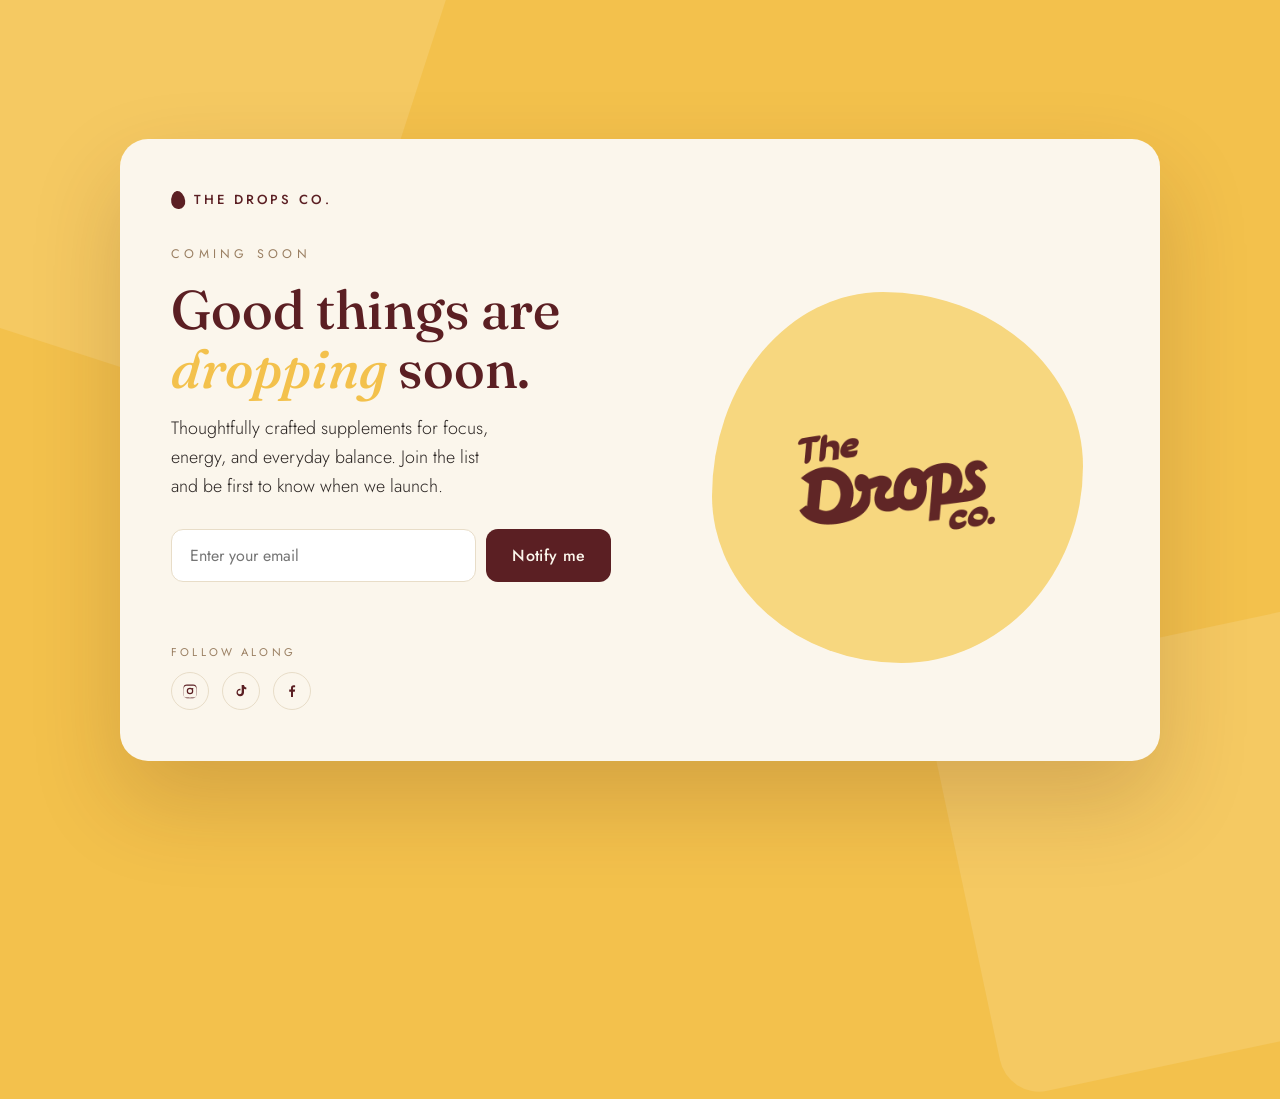
<file: index.html>
<!DOCTYPE html>
<html lang="en">
<head>
 <!-- Google Tag Manager -->
    <script>(function (w, d, s, l, i) {
            w[l] = w[l] || []; w[l].push({
                'gtm.start':
                    new Date().getTime(), event: 'gtm.js'
            }); var f = d.getElementsByTagName(s)[0],
                j = d.createElement(s), dl = l != 'dataLayer' ? '&l=' + l : ''; j.async = true; j.src =
                    'https://www.googletagmanager.com/gtm.js?id=' + i + dl; f.parentNode.insertBefore(j, f);
        })(window, document, 'script', 'dataLayer', 'GTM-PZGMQ93J');</script>
    <!-- End Google Tag Manager -->
    <!-- Canonical URL Tag -->
    <link rel="canonical" href="https://www.thedropsco.com" />
  <meta charset="UTF-8" />
  <meta name="viewport" content="width=device-width, initial-scale=1.0" />
  <title>The Drops Co. — Coming Soon</title>
  <meta name="description" content="The Drops Co. — Dropping into your day soon. Join the list to be first." />
  <link rel="icon" href="logo.png" />
  <link rel="preconnect" href="https://fonts.googleapis.com" />
  <link rel="preconnect" href="https://fonts.gstatic.com" crossorigin />
  <link href="https://fonts.googleapis.com/css2?family=Fraunces:ital,opsz,wght@0,9..144,400;0,9..144,500;0,9..144,600;1,9..144,400&family=Jost:wght@300;400;500&display=swap" rel="stylesheet" />
  <style>
    :root{
      --gold:#f3c14c; --gold-soft:#f7d77f; --cream:#fbf6ec;
      --burgundy:#5b1f23; --ink:#2a2422; --taupe:#9a7f62; --line:#e8ddc8;
    }
    *{margin:0;padding:0;box-sizing:border-box;}
    html,body{height:100%;}
    body{
      background:var(--gold);
      font-family:"Jost",system-ui,sans-serif;
      color:var(--ink);
      min-height:100vh;
      display:flex;align-items:center;justify-content:center;
      padding:24px;
      -webkit-font-smoothing:antialiased;
      position:relative;overflow:hidden;
    }
    /* faint geometric accents on the gold backdrop */
    body::before,body::after{
      content:"";position:absolute;background:rgba(255,255,255,.12);
      transform:rotate(18deg);border-radius:40px;pointer-events:none;
    }
    body::before{width:520px;height:520px;top:-160px;left:-120px;}
    body::after{width:420px;height:420px;bottom:-160px;right:-100px;transform:rotate(-12deg);}

    .card{
      position:relative;z-index:1;width:min(1040px,100%);
      background:var(--cream);border-radius:28px;
      box-shadow:0 40px 90px rgba(74,30,20,.18);
      padding:clamp(28px,4vw,56px);
      opacity:0;transform:translateY(14px);
      animation:rise 1.1s cubic-bezier(.2,.7,.2,1) forwards;
    }
    .brand{display:flex;align-items:center;gap:9px;margin-bottom:clamp(20px,3vw,36px);}
    .brand .dot{width:14px;height:18px;background:var(--burgundy);border-radius:50% 50% 50% 50%/60% 60% 40% 40%;transform:rotate(-8deg);}
    .brand span{font-family:"Jost",sans-serif;font-weight:500;letter-spacing:.22em;text-transform:uppercase;font-size:.82rem;color:var(--burgundy);}

    .grid{display:grid;grid-template-columns:1.05fr .95fr;gap:clamp(24px,4vw,48px);align-items:center;}

    .eyebrow{font-family:"Jost",sans-serif;font-weight:400;letter-spacing:.34em;text-transform:uppercase;font-size:.78rem;color:var(--taupe);margin-bottom:1.1rem;}
    h1{font-family:"Fraunces",Georgia,serif;font-weight:500;font-size:clamp(2.1rem,5.2vw,3.4rem);line-height:1.08;color:var(--burgundy);margin-bottom:1rem;}
    h1 em{font-style:italic;color:var(--gold);font-weight:500;}
    .lead{font-family:"Jost",sans-serif;font-weight:300;font-size:clamp(1rem,2.4vw,1.12rem);line-height:1.6;color:var(--ink);max-width:32ch;margin-bottom:1.8rem;}

    form{display:flex;gap:10px;flex-wrap:wrap;max-width:440px;}
    input[type=email]{
      flex:1;min-width:200px;padding:14px 18px;border:1px solid var(--line);
      border-radius:12px;background:#fff;font-family:"Jost",sans-serif;font-size:1rem;color:var(--ink);
    }
    input[type=email]:focus{outline:none;border-color:var(--burgundy);box-shadow:0 0 0 3px rgba(91,31,35,.12);}
    button{
      padding:14px 26px;border:none;border-radius:12px;background:var(--burgundy);color:var(--cream);
      font-family:"Jost",sans-serif;font-weight:500;font-size:1rem;letter-spacing:.02em;cursor:pointer;transition:transform .15s,background .2s;
    }
    button:hover{background:#471619;transform:translateY(-1px);}
    .note{font-family:"Jost",sans-serif;font-size:.82rem;color:var(--taupe);margin-top:.9rem;min-height:1.2em;}
    .note.ok{color:#3b6d11;}

    .social{margin-top:2rem;}
    .social p{font-family:"Jost",sans-serif;font-weight:400;letter-spacing:.28em;text-transform:uppercase;font-size:.7rem;color:var(--taupe);margin-bottom:.7rem;}
    .social a{display:inline-flex;align-items:center;justify-content:center;width:38px;height:38px;border:1px solid var(--line);border-radius:50%;margin-right:8px;color:var(--burgundy);transition:background .2s,color .2s;}
    .social a:hover{background:var(--burgundy);color:var(--cream);}
    .social svg{width:16px;height:16px;fill:currentColor;}

    .visual{position:relative;display:flex;align-items:center;justify-content:center;min-height:240px;}
    .blob{position:absolute;width:88%;max-width:380px;aspect-ratio:1/1;background:var(--gold-soft);border-radius:46% 54% 49% 51%/55% 47% 53% 45%;z-index:0;}
    .visual img{position:relative;z-index:1;width:min(360px,84%);height:auto;border-radius:12px;}

    @keyframes rise{to{opacity:1;transform:translateY(0);}}
    @media (max-width:760px){
      .grid{grid-template-columns:1fr;}
      .visual{order:-1;min-height:200px;}
      form{max-width:none;}
    }
    @media (prefers-reduced-motion:reduce){.card{animation:none;opacity:1;transform:none;}}
  </style>
</head>
<body>
  <!-- Google Tag Manager (noscript) -->
    <noscript><iframe src="https://www.googletagmanager.com/ns.html?id=GTM-PZGMQ93J" height="0" width="0"
            style="display:none;visibility:hidden"></iframe></noscript>
    <!-- End Google Tag Manager (noscript) -->
  <main class="card">
    <div class="brand"><span class="dot"></span><span>The Drops Co.</span></div>
    <div class="grid">
      <section>
        <p class="eyebrow">Coming Soon</p>
        <h1>Good things are <em>dropping</em> soon.</h1>
        <p class="lead">Thoughtfully crafted supplements for focus, energy, and everyday balance. Join the list and be first to know when we launch.</p>

        <form id="notify" novalidate>
          <input type="email" id="email" name="email" placeholder="Enter your email" required autocomplete="email" />
          <button type="submit">Notify me</button>
        </form>


        <p class="note" id="note"></p>

        <div class="social">
          <p>Follow along</p>
          <a href="#" aria-label="Instagram"><svg viewBox="0 0 24 24"><path d="M12 2.2c3.2 0 3.6 0 4.9.1 1.2.1 1.8.3 2.2.4.6.2 1 .4 1.4.9.5.4.7.8.9 1.4.1.4.3 1 .4 2.2.1 1.3.1 1.7.1 4.9s0 3.6-.1 4.9c-.1 1.2-.3 1.8-.4 2.2-.2.6-.4 1-.9 1.4-.4.5-.8.7-1.4.9-.4.1-1 .3-2.2.4-1.3.1-1.7.1-4.9.1s-3.6 0-4.9-.1c-1.2-.1-1.8-.3-2.2-.4-.6-.2-1-.4-1.4-.9-.5-.4-.7-.8-.9-1.4-.1-.4-.3-1-.4-2.2C2.2 15.6 2.2 15.2 2.2 12s0-3.6.1-4.9c.1-1.2.3-1.8.4-2.2.2-.6.4-1 .9-1.4.4-.5.8-.7 1.4-.9.4-.1 1-.3 2.2-.4C8.4 2.2 8.8 2.2 12 2.2Zm0 1.8c-3.1 0-3.5 0-4.7.1-1.1.1-1.7.2-2.1.4-.5.2-.9.4-1.3.8-.4.4-.6.8-.8 1.3-.2.4-.3 1-.4 2.1-.1 1.2-.1 1.6-.1 4.7s0 3.5.1 4.7c.1 1.1.2 1.7.4 2.1.2.5.4.9.8 1.3.4.4.8.6 1.3.8.4.2 1 .3 2.1.4 1.2.1 1.6.1 4.7.1s3.5 0 4.7-.1c1.1-.1 1.7-.2 2.1-.4.5-.2.9-.4 1.3-.8.4-.4.6-.8.8-1.3.2-.4.3-1 .4-2.1.1-1.2.1-1.6.1-4.7s0-3.5-.1-4.7c-.1-1.1-.2-1.7-.4-2.1-.2-.5-.4-.9-.8-1.3-.4-.4-.8-.6-1.3-.8-.4-.2-1-.3-2.1-.4-1.2-.1-1.6-.1-4.7-.1Zm0 3.1a4.9 4.9 0 1 1 0 9.8 4.9 4.9 0 0 1 0-9.8Zm0 1.8a3.1 3.1 0 1 0 0 6.2 3.1 3.1 0 0 0 0-6.2Zm5.1-.3a1.15 1.15 0 1 1-2.3 0 1.15 1.15 0 0 1 2.3 0Z"/></svg></a>
          <a href="#" aria-label="TikTok"><svg viewBox="0 0 24 24"><path d="M16.5 3c.3 2 1.5 3.6 3.5 3.9v2.4c-1.2.1-2.4-.2-3.5-.8v5.8c0 3.3-2.6 5.7-5.7 5.7A5.6 5.6 0 0 1 5.3 14c0-3.1 2.7-5.6 5.9-5.3v2.5c-.4-.1-.8-.2-1.1-.2-1.6 0-2.9 1.3-2.9 3s1.3 2.9 2.9 2.9 2.9-1.3 2.9-3V3h3.5Z"/></svg></a>
          <a href="#" aria-label="Facebook"><svg viewBox="0 0 24 24"><path d="M13.5 21v-8h2.7l.4-3.1h-3.1V7.9c0-.9.3-1.5 1.6-1.5h1.6V3.6c-.3 0-1.2-.1-2.3-.1-2.3 0-3.9 1.4-3.9 4v2.3H7.8V13h2.7v8h3Z"/></svg></a>
        </div>
      </section>

      <section class="visual">
        <div class="blob"></div>
        <img src="logo.png" alt="The Drops Co." />
      </section>
    </div>
  </main>
<script>

const GOOGLE_SCRIPT_URL =
  "https://script.google.com/macros/s/AKfycbx5mh_iOU3crZ3fDpkgaGNpX4dTyQrg6ZpYKWkJydIIwwm-aIU1u_HSQEE899PWNrPUsg/exec";


const form = document.getElementById("notify");
const emailInput = document.getElementById("email");
const message = document.getElementById("note");


form.addEventListener("submit", async function(e) {

  e.preventDefault();

  const email = emailInput.value.trim();

  if (!email) {
    message.textContent = "Please enter your email.";
    return;
  }


  message.textContent = "Submitting...";


  // Capture and persist first-touch attribution parameters.
  const params = new URLSearchParams(window.location.search);
  const attributionKeys = [
    "utm_source",
    "utm_medium",
    "utm_campaign",
    "utm_term",
    "utm_content",
    "gclid",
    "fbclid"
  ];

  attributionKeys.forEach(function(key) {
    const value = params.get(key);
    if (value) {
      localStorage.setItem("drops_" + key, value);
    }
  });

  const getStored = function(key) {
    return localStorage.getItem("drops_" + key) || "";
  };

  const leadData = {
    email: email,
    page_url: window.location.href,
    utm_source: getStored("utm_source"),
    utm_medium: getStored("utm_medium"),
    utm_campaign: getStored("utm_campaign"),
    utm_term: getStored("utm_term"),
    utm_content: getStored("utm_content"),
    gclid: getStored("gclid"),
    fbclid: getStored("fbclid")
  };


  try {

    await fetch(GOOGLE_SCRIPT_URL, {

      method: "POST",

      mode: "no-cors",

      headers: {
        "Content-Type":
          "text/plain;charset=utf-8"
      },

      body: JSON.stringify(leadData)

    });


    message.className = "note ok";
    message.textContent =
      "You're subscribed! 🎉";

    form.reset();


  } catch(error) {

    console.error(error);

    message.className = "note";
    message.textContent =
      "Something went wrong. Please try again.";

  }

});

</script>


</body>
</html>
</file>
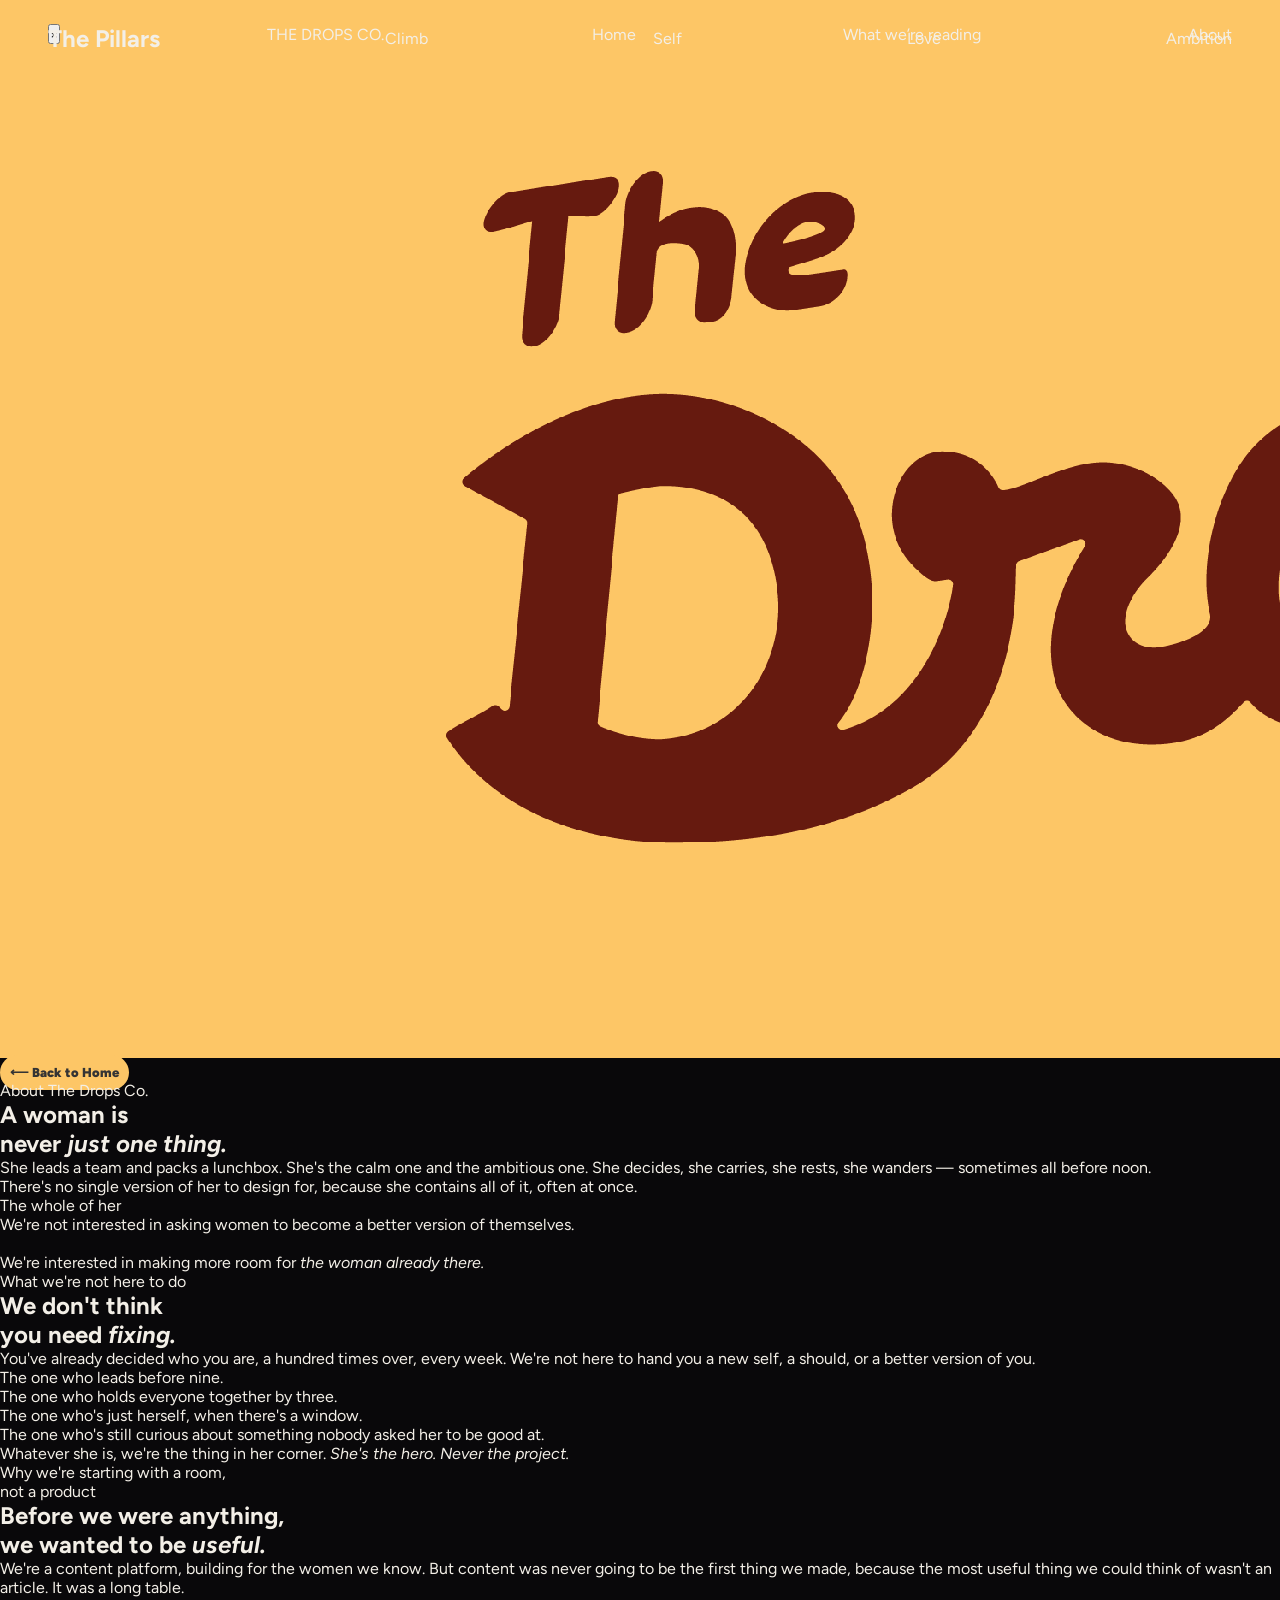
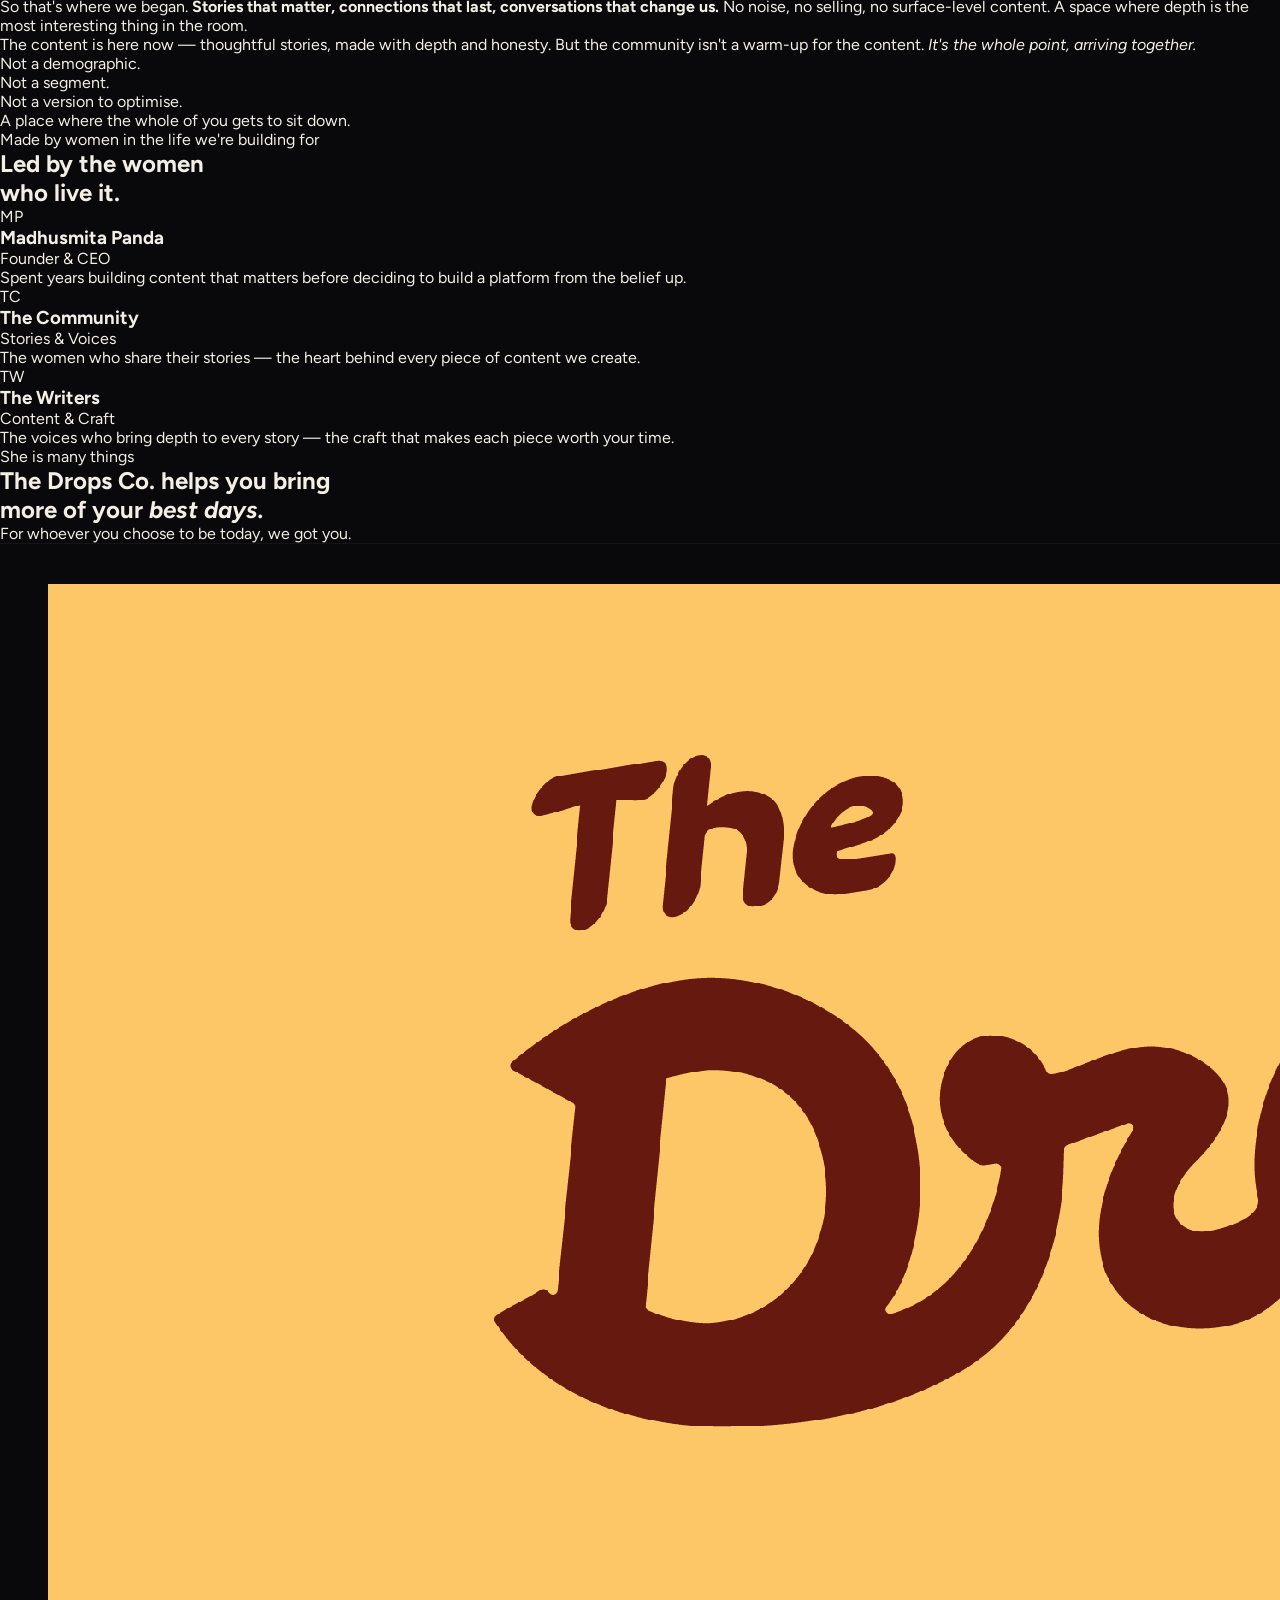
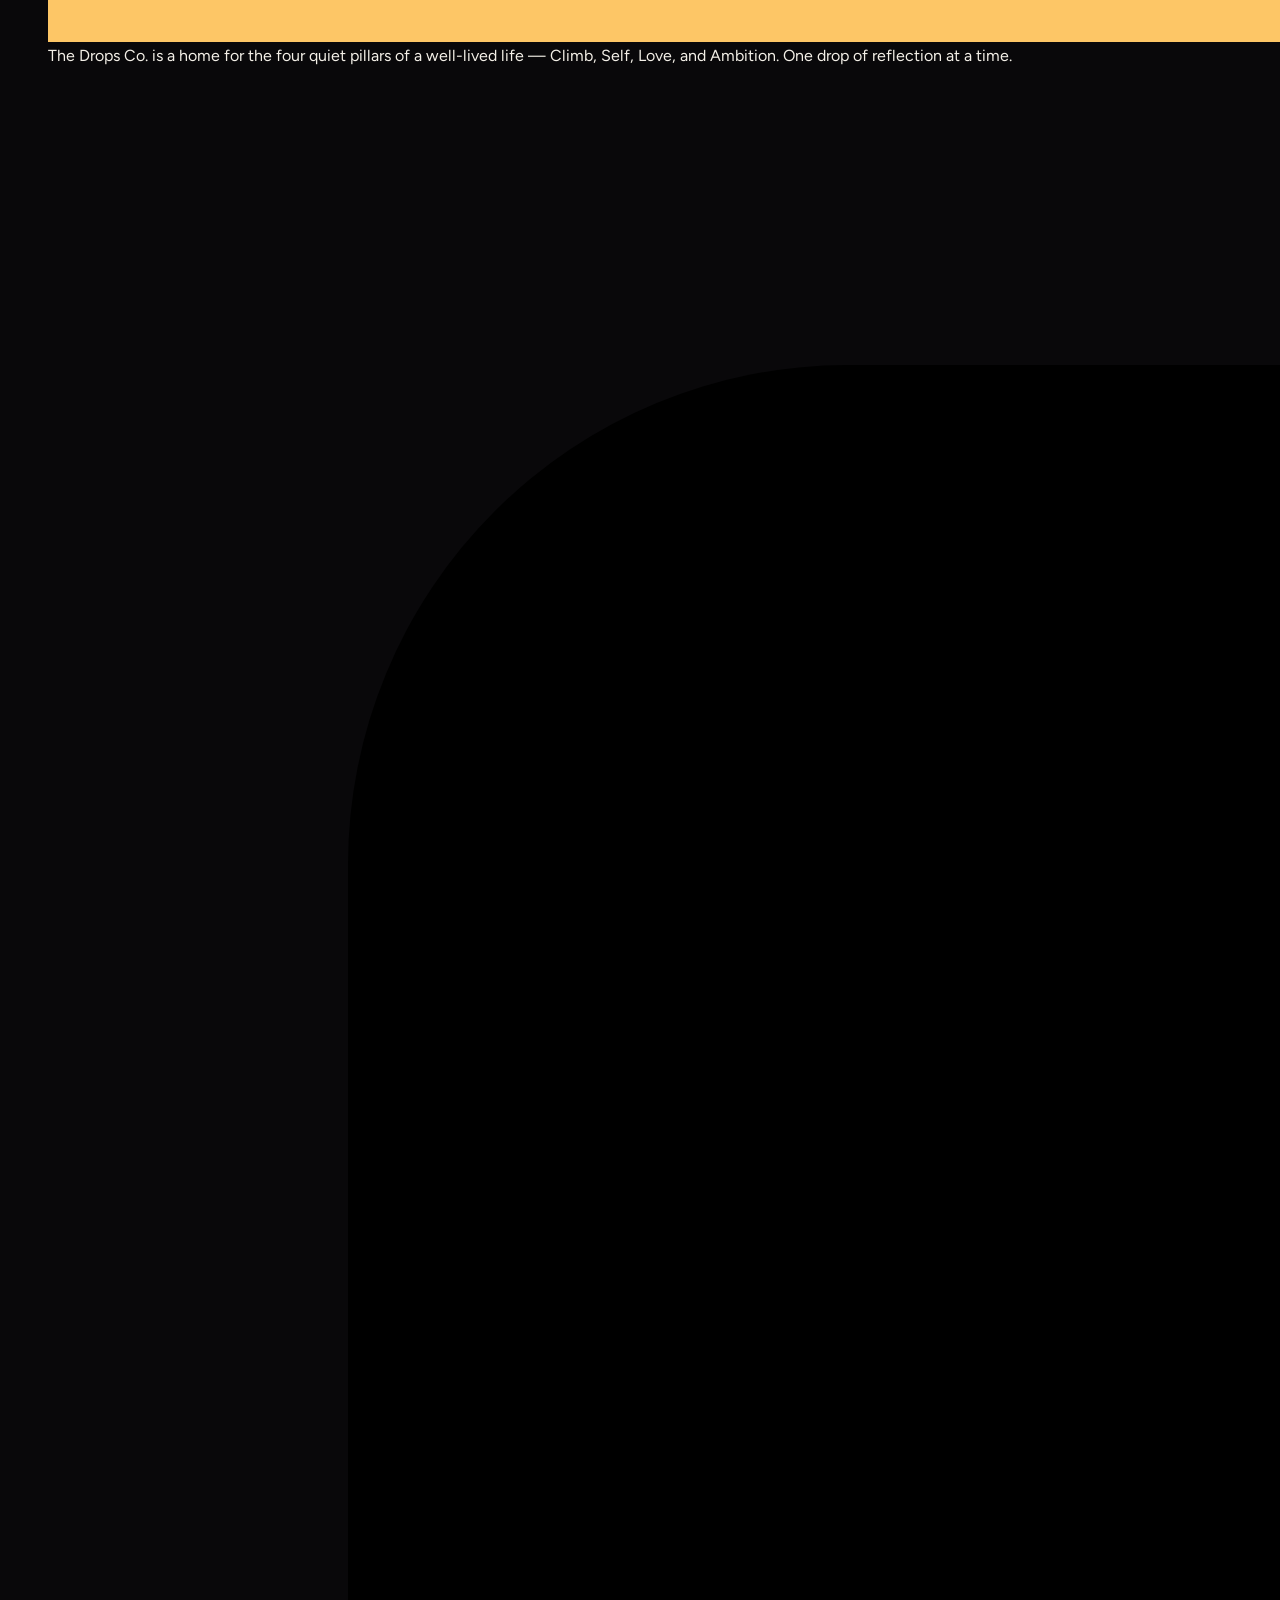
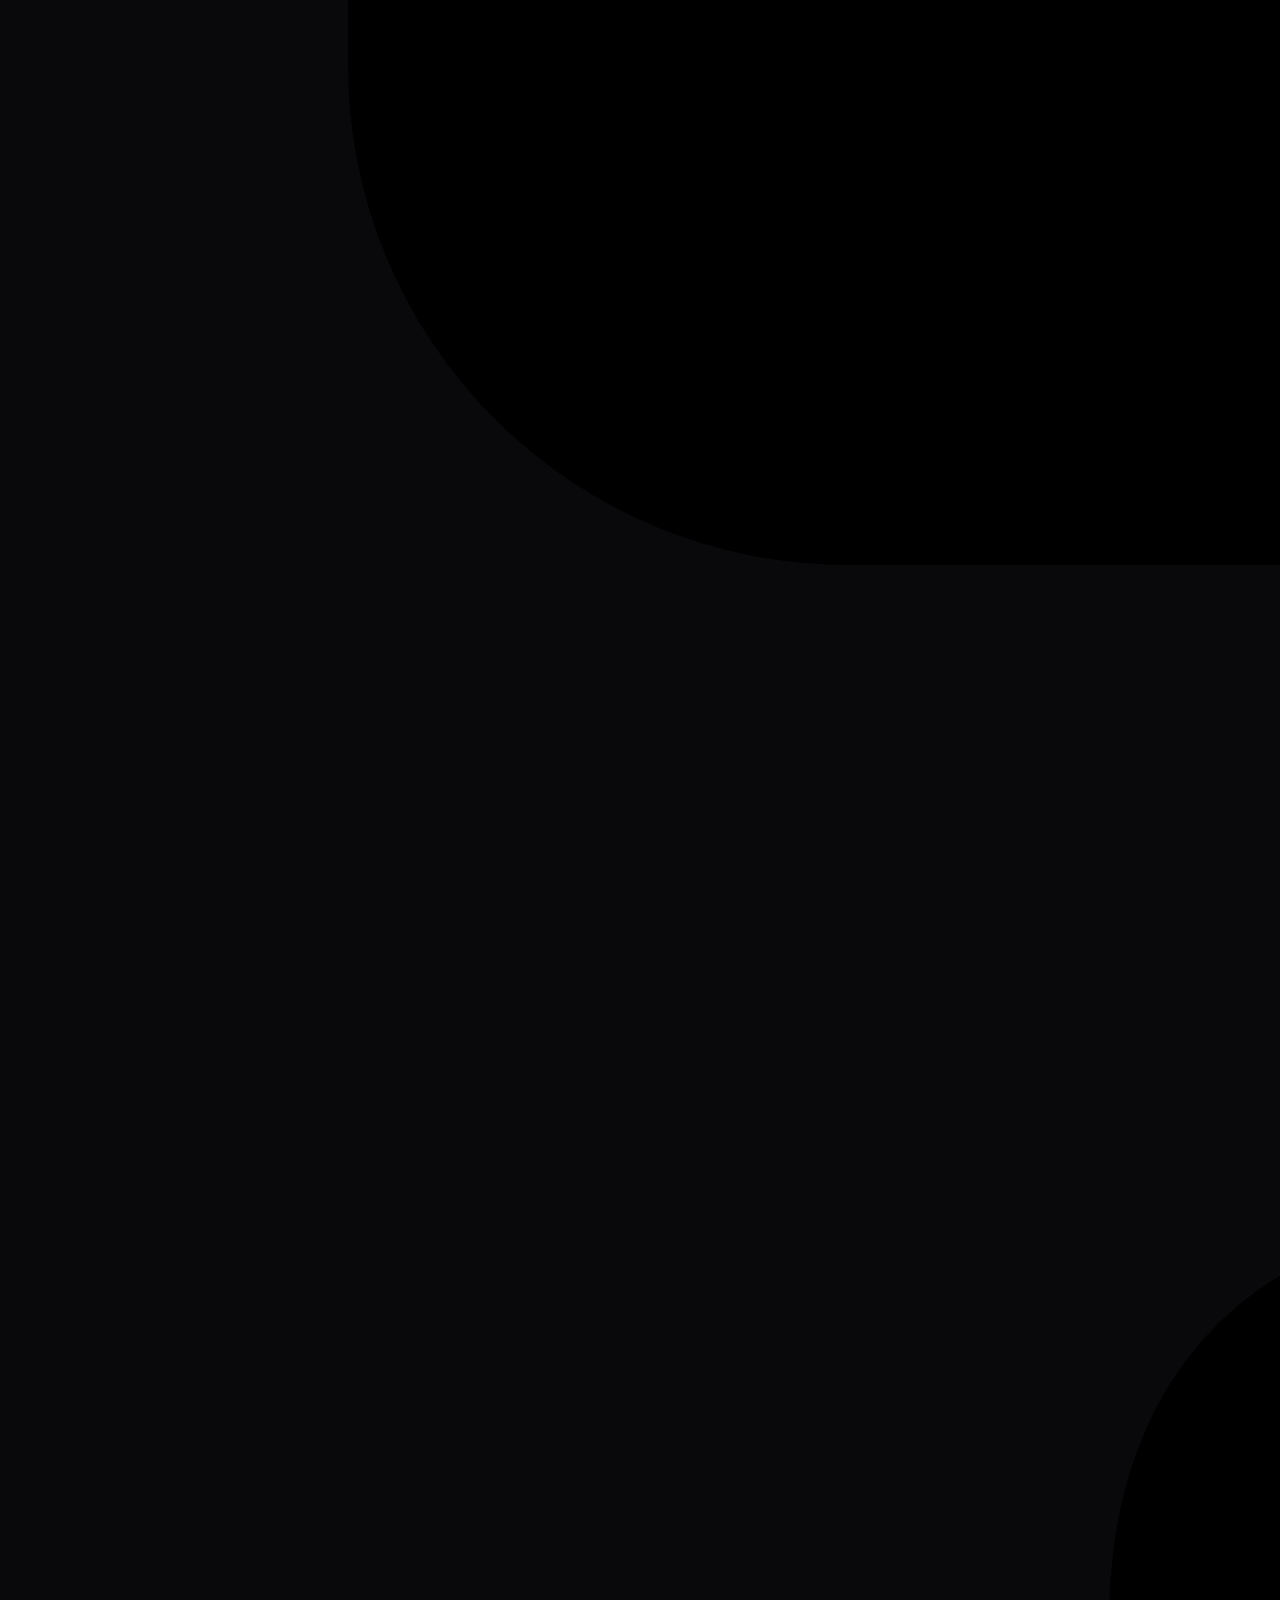
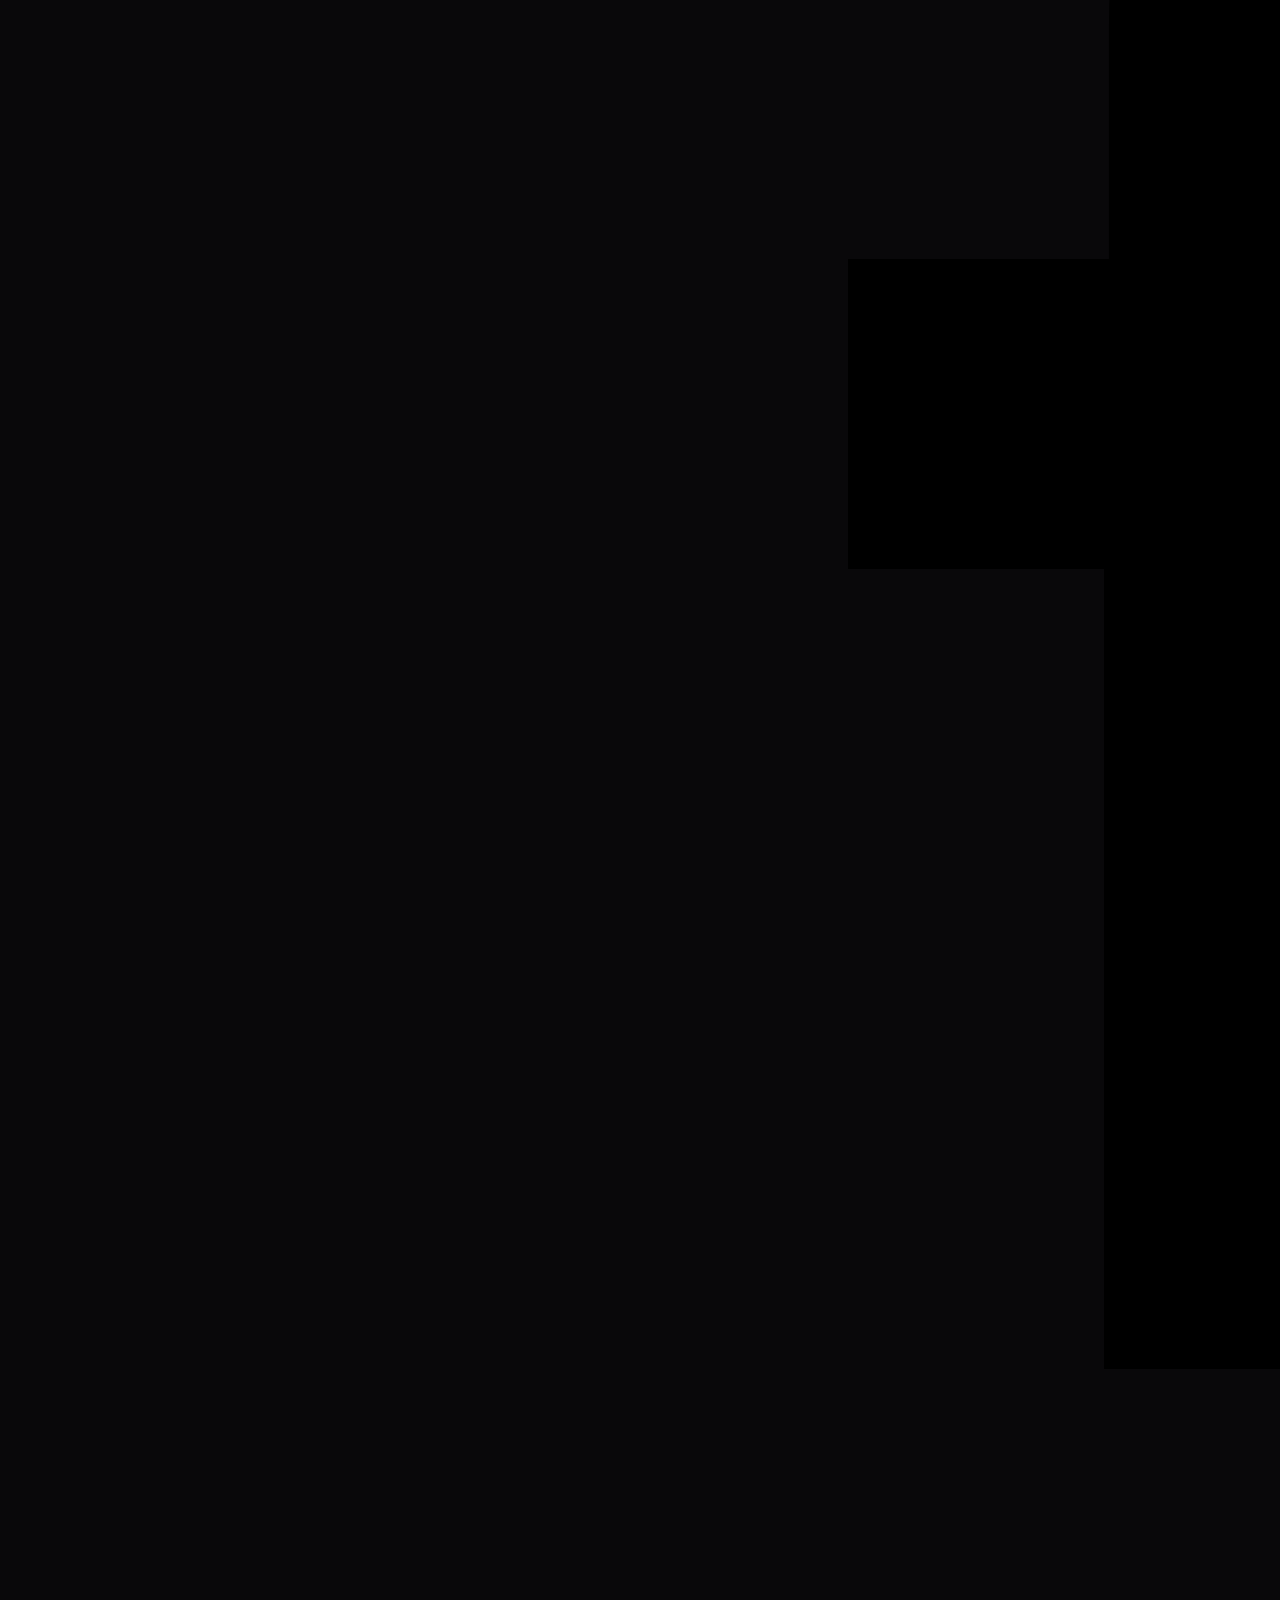
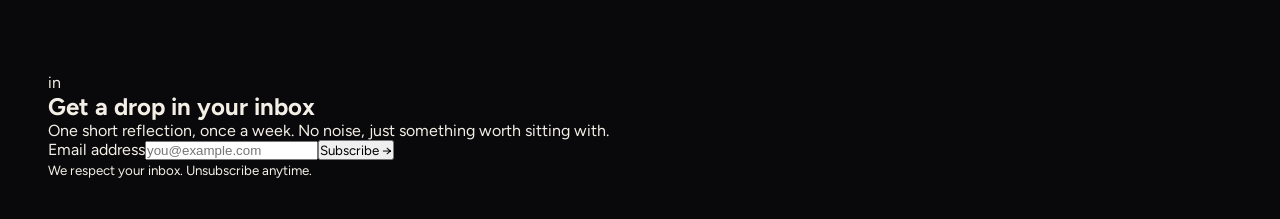
<file: about.html>
<!DOCTYPE html>
<html lang="en">

<head>
        <!-- Google Tag Manager -->
    <script>(function (w, d, s, l, i) {
            w[l] = w[l] || []; w[l].push({
                'gtm.start':
                    new Date().getTime(), event: 'gtm.js'
            }); var f = d.getElementsByTagName(s)[0],
                j = d.createElement(s), dl = l != 'dataLayer' ? '&l=' + l : ''; j.async = true; j.src =
                    'https://www.googletagmanager.com/gtm.js?id=' + i + dl; f.parentNode.insertBefore(j, f);
        })(window, document, 'script', 'dataLayer', 'GTM-PZGMQ93J');</script>
    <!-- End Google Tag Manager -->
    <meta charset="UTF-8">
    <meta name="viewport" content="width=device-width, initial-scale=1.0">
    <title>About us | Meet the Experts behing The Drops Co.</title>
    <link rel="icon" href="assets/favicon.ico" sizes="any">
    <link rel="preconnect" href="https://fonts.googleapis.com">
    <link rel="preconnect" href="https://fonts.gstatic.com" crossorigin>
    <link
        href="https://fonts.googleapis.com/css2?family=Libre+Baskerville:ital,wght@0,400;1,400&family=Noto+Sans:wght@300;400;500;600&display=swap"
        rel="stylesheet">
    <link rel="stylesheet" href="style.css">
</head>

<body class="about-page about-reference-page">
    <header>

        <div class="logo logo-left">
            <a href="/" style="text-decoration: none;"><img src="assets/logo.png" alt="The Drops Co."></a>
        </div>
        <a href="/" style="background: #fdc666;padding: 10px;border-radius: 26px;color: #343434;font-size: 13px;font-weight: 900;text-decoration: none;">⟵ Back to Home</a>

    </header>


    <nav class="site-menu-drawer" id="site-menu" aria-label="Site navigation" hidden>
        <button class="site-menu-close" type="button" aria-label="Close site navigation">×</button>
        <p>THE DROPS CO.</p>
        <a href="index.html">Home</a>
        <a href="index.html#reading-title">What we’re reading</a>
        <a href="about.html">About</a>
    </nav>

    <main class="about-reference">
        
        <section class="about-ref-hero">
            <div class="about-ref-container about-ref-hero-grid">
                <div class="about-ref-hero-left">
                    <p class="about-ref-eyebrow">About The Drops Co.</p>
                    <h1>A woman is<br>never <em>just one thing.</em></h1>
                </div>
                <div class="about-ref-hero-copy">
                    <p>She leads a team and packs a lunchbox. She's the calm one and the ambitious one. She decides, she
                        carries, she rests, she wanders — sometimes all before noon.</p>
                    <p class="about-ref-hero-note">There's no single version of her to design for, because she contains
                        all of it, often at once.</p>
                </div>
            </div>
        </section>


        <section class="about-ref-manifesto">
            <div class="about-ref-manifesto-inner">
                <p class="about-ref-label">The whole of her</p>
                <p>We're not interested in asking women to become a better version of themselves.<br><br>We're
                    interested in making more room for <em>the woman already there.</em></p>
            </div>
        </section>

        <section class="about-ref-fixing">
            <div class="about-ref-container about-ref-fixing-grid">
                <div>
                    <p class="about-ref-label">What we're not here to do</p>
                    <h2>We don't think<br>you need <em>fixing.</em></h2>
                </div>
                <div class="about-ref-fixing-copy">
                    <p>You've already decided who you are, a hundred times over, every week. We're not here to hand you
                        a new self, a should, or a better version of you.</p>
                    <ul class="about-ref-personas">
                        <li>The one who leads before nine.</li>
                        <li>The one who holds everyone together by three.</li>
                        <li>The one who's just herself, when there's a window.</li>
                        <li>The one who's still curious about something nobody asked her to be good at.</li>
                    </ul>
                    <p>Whatever she is, we're the thing in her corner. <em>She's the hero. Never the project.</em></p>
                </div>
            </div>
        </section>

        <section class="about-ref-room">
            <div class="about-ref-container">
                <div class="about-ref-room-header">
                    <p class="about-ref-label">Why we're starting with a room,<br>not a product</p>
                    <h2>Before we were anything,<br>we wanted to be <em>useful.</em></h2>
                </div>
                <div class="about-ref-room-copy">
                    <p>We're a content platform, building for the women we know. But content was never going to be the
                        first thing we made, because the most useful thing we could think of wasn't an article. It was a
                        long table.</p>
                    <p>So that's where we began. <strong>Stories that matter, connections that last, conversations that
                            change us.</strong> No noise, no selling, no surface-level content. A space where depth is
                        the most interesting thing in the room.</p>
                    <p>The content is here now — thoughtful stories, made with depth and honesty. But the community
                        isn't a warm-up for the content. <em>It's the whole point, arriving together.</em></p>
                </div>
                <div class="about-ref-room-statement">
                    <p>Not a demographic.<br>Not a segment.<br>Not a version to optimise.</p>
                    <p>A place where the whole of you gets to sit down.</p>
                </div>
            </div>
        </section>

        <section class="about-ref-people">
            <div class="about-ref-container">
                <div class="about-ref-people-heading">
                    <p class="about-ref-eyebrow">Made by women in the life we're building for</p>
                    <h2>Led by the women<br>who live it.</h2>
                </div>
                <div class="about-ref-team">
                    <article><span>MP</span>
                        <h3>Madhusmita Panda</h3>
                        <p class="about-ref-role">Founder &amp; CEO</p>
                        <p>Spent years building content that matters before deciding to build a platform from the belief
                            up.</p>
                    </article>
                    <article><span>TC</span>
                        <h3>The Community</h3>
                        <p class="about-ref-role">Stories &amp; Voices</p>
                        <p>The women who share their stories — the heart behind every piece of content we create.</p>
                    </article>
                    <article><span>TW</span>
                        <h3>The Writers</h3>
                        <p class="about-ref-role">Content &amp; Craft</p>
                        <p>The voices who bring depth to every story — the craft that makes each piece worth your time.
                        </p>
                    </article>
                </div>
            </div>
        </section>

        <section class="about-ref-closing">
            <p class="about-ref-label">She is many things</p>
            <h2>The Drops Co. helps you bring<br>more of your <em>best days.</em></h2>
            <p>For whoever you choose to be today, we got you.</p>
        </section>
    </main>

    <footer class="site-footer-main">
        <div class="footer-main-grid">
            <section class="footer-brand" id="about">
                <a href="index.html"><img src="assets/logo.png" alt="The Drops Co."></a>
                <p>The Drops Co. is a home for the four quiet pillars of a well-lived life — Climb, Self, Love, and
                    Ambition. One drop of reflection at a time.</p>
                <div class="footer-socials"><a href="https://www.instagram.com/thedropsco/" target="_blank"
                        rel="noopener noreferrer" aria-label="Instagram"><svg viewBox="0 0 24 24" aria-hidden="true"
                            focusable="false">
                            <rect x="3" y="3" width="18" height="18" rx="5"></rect>
                            <circle cx="12" cy="12" r="4"></circle>
                            <circle class="social-dot" cx="17.35" cy="6.65" r="1"></circle>
                        </svg></a><a href="https://www.facebook.com/people/The-Drops-Co/61591977626759/" target="_blank"
                        rel="noopener noreferrer" aria-label="Facebook"><svg viewBox="0 0 24 24" aria-hidden="true"
                            focusable="false">
                            <path
                                d="M13.7 21v-8h2.7l.4-3.1h-3.1V7.92c0-.9.25-1.51 1.55-1.51h1.65V3.63c-.28-.04-1.24-.12-2.36-.12-2.33 0-3.93 1.42-3.93 4.04V9.9H8v3.1h2.56v8h3.14Z">
                            </path>
                        </svg></a><a href="https://www.linkedin.com/company/the-drops-co/" target="_blank"
                        rel="noopener noreferrer" aria-label="LinkedIn">in</a></div>
            </section>
            <nav class="footer-pillars" aria-label="The pillars">
                <h2>The Pillars</h2><a href="index.html#climb">Climb</a><a href="index.html#self">Self</a><a
                    href="index.html#love">Love</a><a href="index.html#ambition">Ambition</a>
            </nav>
            <section class="footer-newsletter" aria-labelledby="newsletter-title">
                <h2 id="newsletter-title">Get a drop in your inbox</h2>
                <p>One short reflection, once a week. No noise, just something worth sitting with.</p>
                <form class="footer-signup-form"><label class="sr-only" for="footer-email">Email address</label><input
                        id="footer-email" type="email" autocomplete="email" placeholder="you@example.com"
                        required><button type="submit">Subscribe →</button></form>
                <small>We respect your inbox. Unsubscribe anytime.</small>
            </section>
        </div>
        <div class="footer-legal"><span>© 2026 The Drops Co. Built for quiet, steady growth.</span>
            <div><a href="index.html#climb">Climb</a><a href="index.html#self">Self</a><a
                    href="index.html#love">Love</a><a href="index.html#ambition">Ambition</a></div>
        </div>
    </footer>
    <script src="script.js"></script>
</body>

</html>
</file>
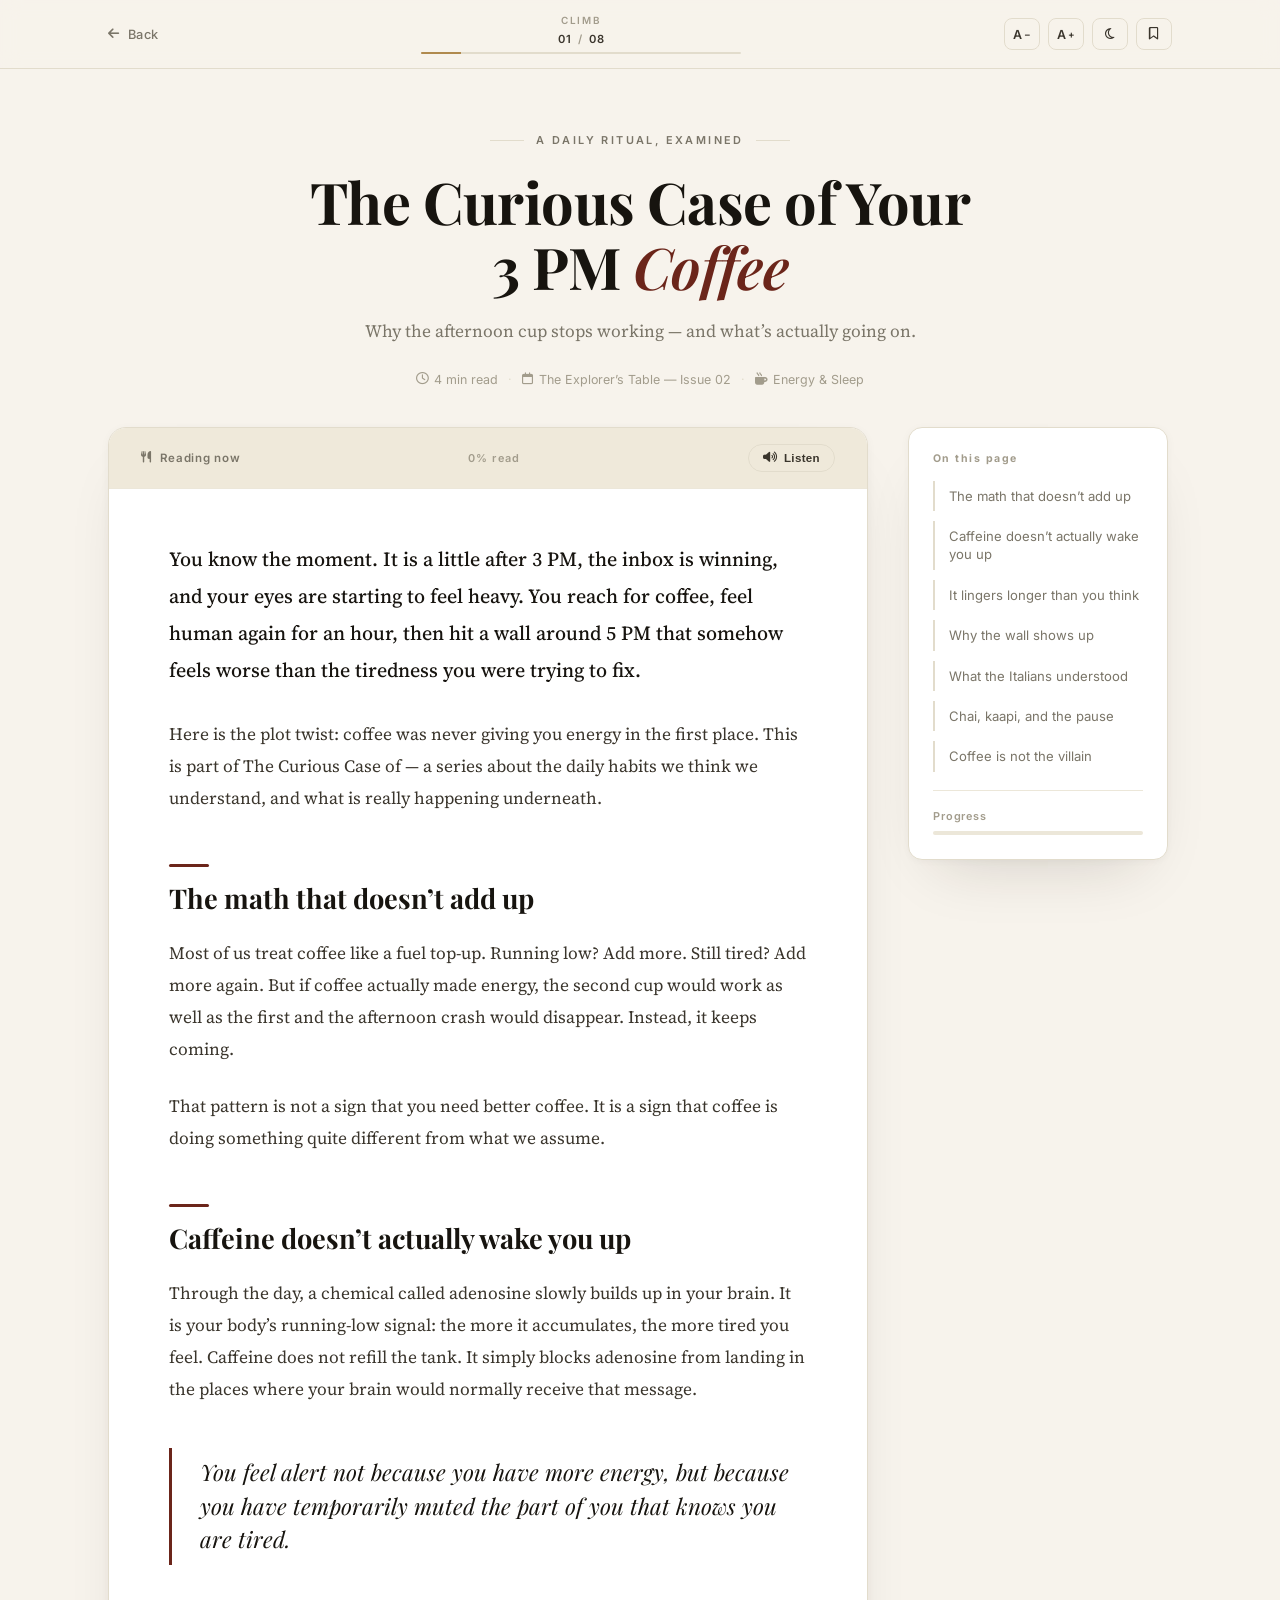
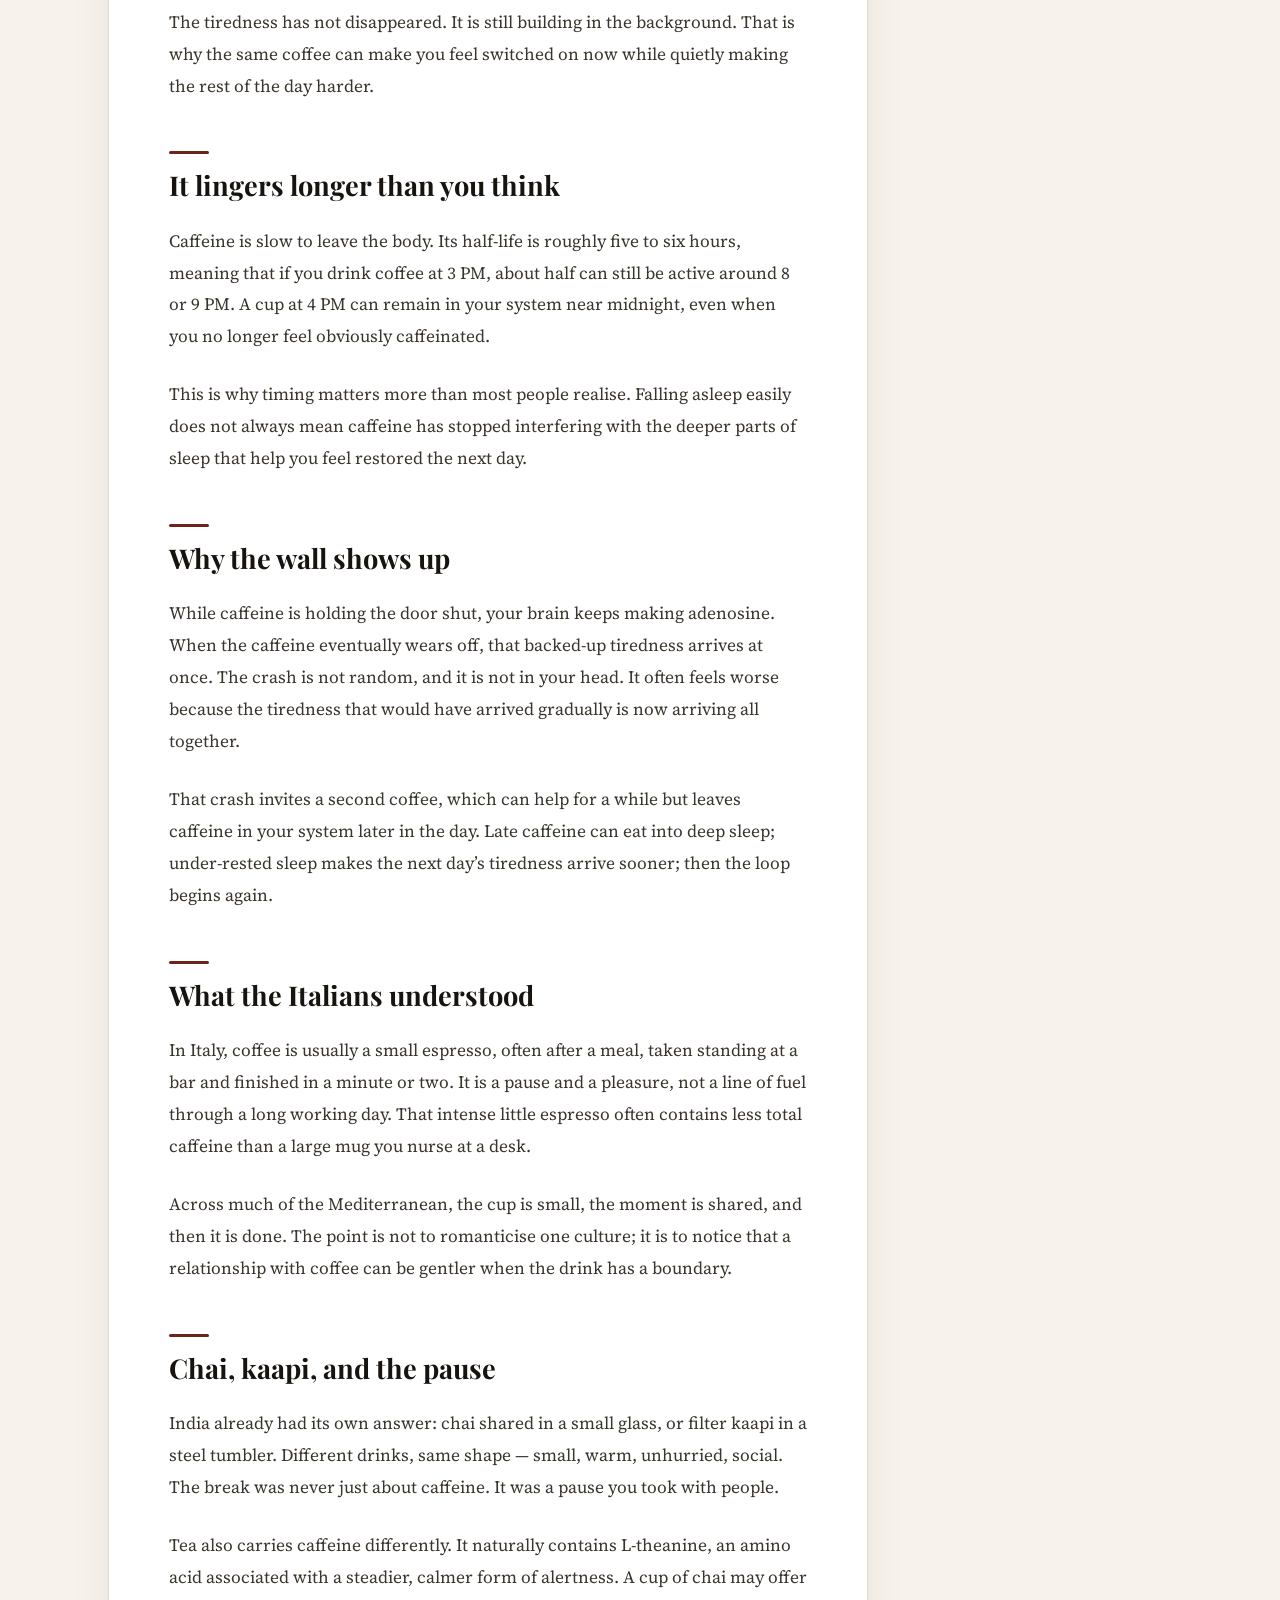
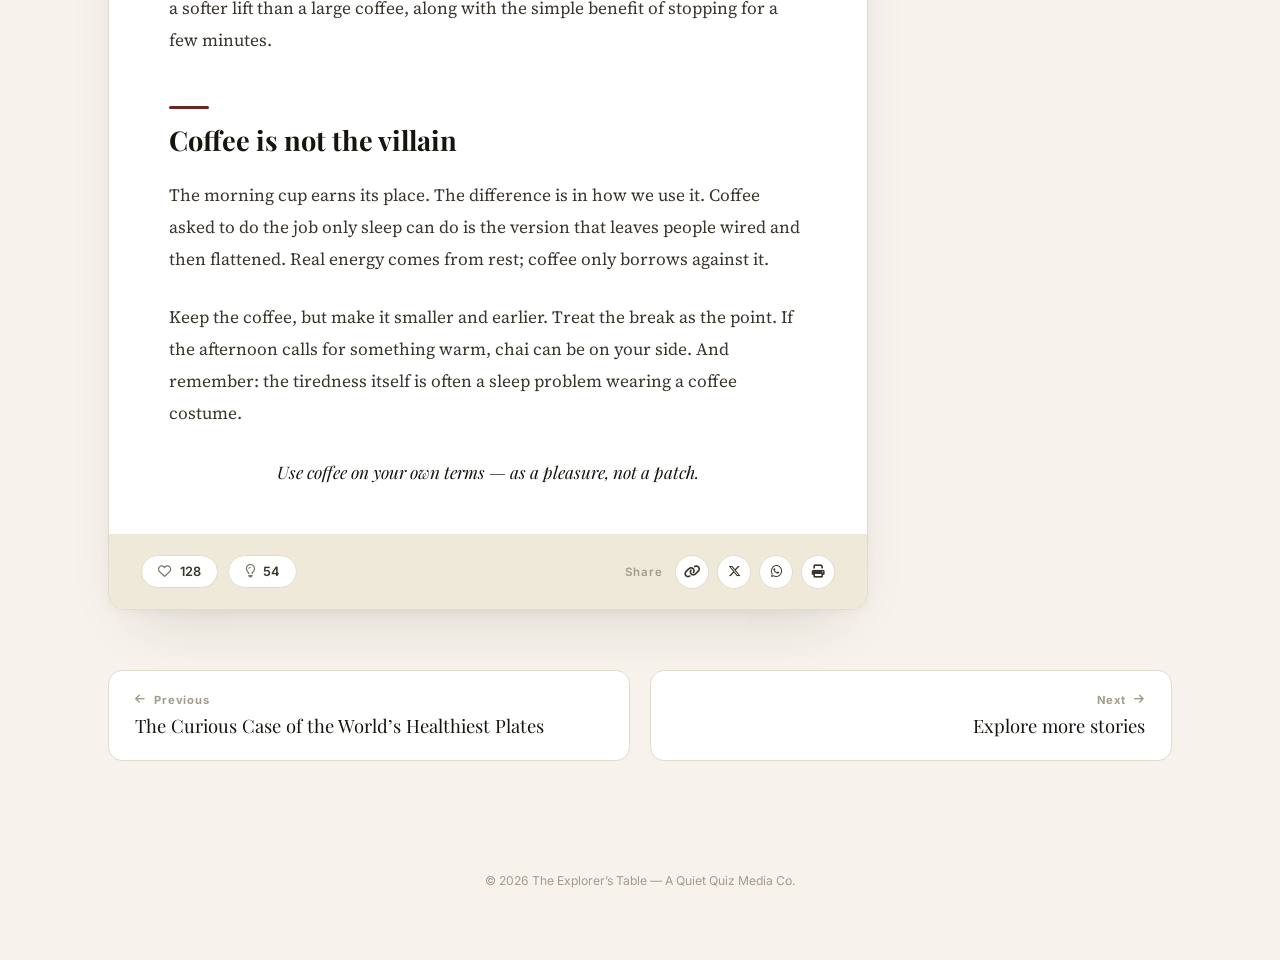
<file: article-3pm-coffee.html>
<!DOCTYPE html>
<html lang="en">
<head>
<meta charset="UTF-8">
<!-- Google Tag Manager -->
    <script>(function (w, d, s, l, i) {
            w[l] = w[l] || []; w[l].push({
                'gtm.start':
                    new Date().getTime(), event: 'gtm.js'
            }); var f = d.getElementsByTagName(s)[0],
                j = d.createElement(s), dl = l != 'dataLayer' ? '&l=' + l : ''; j.async = true; j.src =
                    'https://www.googletagmanager.com/gtm.js?id=' + i + dl; f.parentNode.insertBefore(j, f);
        })(window, document, 'script', 'dataLayer', 'GTM-PZGMQ93J');</script>
    <!-- End Google Tag Manager -->  
<meta name="viewport" content="width=device-width, initial-scale=1.0">
<title>The Curious Case of the World's Healthiest Plates — The Explorer's Table</title>
<meta name="description" content="What the longevity diets actually share — once you get past the magic.">

<link rel="preconnect" href="https://fonts.googleapis.com">
<link rel="preconnect" href="https://fonts.gstatic.com" crossorigin>
<link href="https://fonts.googleapis.com/css2?family=Playfair+Display:ital,wght@0,400;0,500;0,600;0,700;0,800;1,500;1,600&family=Source+Serif+4:ital,wght@0,400;0,500;0,600;1,400&family=Inter:wght@400;500;600;700&display=swap" rel="stylesheet">
<link rel="stylesheet" href="https://cdn.jsdelivr.net/npm/@fortawesome/fontawesome-free@6.4.0/css/all.min.css">
<link rel="stylesheet" href="article-page.css">
</head>
<body>

<!-- Reading progress bar -->
<div class="progress-track" aria-hidden="true">
  <div class="progress-fill" id="progressFill"></div>
</div>

<!-- Top utility bar -->
<header class="top-bar" id="topBar">
  <div class="top-bar-inner">
    <a href="index.html" class="back-link" id="backLink"><i class="fa-solid fa-arrow-left"></i><span>Back</span></a>

    <div class="top-bar-center">
      <span class="issue-label">CLIMB</span>
      <span class="issue-index">01 <span class="slash">/</span> 08</span>
      <div class="issue-track"><span class="issue-track-fill"></span></div>
    </div>

    <div class="top-bar-tools">
      <button class="tool-btn" id="fontDecrease" aria-label="Decrease text size" title="Smaller text">A<span class="tool-sub">&minus;</span></button>
      <button class="tool-btn" id="fontIncrease" aria-label="Increase text size" title="Larger text">A<span class="tool-sub">+</span></button>
      <button class="tool-btn" id="themeToggle" aria-label="Toggle dark mode" title="Toggle theme"><i class="fa-regular fa-moon"></i></button>
      <button class="tool-btn" id="bookmarkToggle" aria-label="Save article" title="Save for later"><i class="fa-regular fa-bookmark"></i></button>
    </div>
  </div>
</header>

<main id="main">

  <!-- Hero -->
  <section class="hero">
    <div class="hero-kicker"><span class="line"></span> A LONGEVITY MYTH, EXAMINED <span class="line"></span></div>
    <h1 class="hero-title">The Curious Case of the<br>World&rsquo;s Healthiest <em>Plates</em></h1>
    <p class="hero-subtitle">What the longevity diets actually share — once you get past the magic.</p>

    <div class="hero-meta">
      <span class="meta-item"><i class="fa-regular fa-clock"></i> <span id="readTime">9 min read</span></span>
      <span class="meta-dot">&middot;</span>
      <span class="meta-item"><i class="fa-regular fa-calendar"></i> The Explorer&rsquo;s Table &mdash; Issue 01</span>
      <span class="meta-dot">&middot;</span>
      <span class="meta-item"><i class="fa-solid fa-bowl-rice"></i> Food &amp; Longevity</span>
    </div>
  </section>

  <!-- Article card -->
  <div class="article-shell">
    <article class="article-card" id="articleCard">

      <!-- Card head bar, echoing the quiz header -->
      <div class="card-topline">
        <span class="card-topline-left"><i class="fa-solid fa-utensils"></i> Reading now</span>
        <div class="card-topline-center">
          <span class="progress-label"><span id="progressPercent">0</span>% read</span>
        </div>
        <button class="listen-btn" id="listenBtn" title="Read aloud"><i class="fa-solid fa-volume-high"></i> Listen</button>
      </div>

      <div class="article-body" id="articleBody" style="font-size: 1rem;">

        <p class="lede">In 2010, officials who went to honour a man listed as Tokyo&rsquo;s oldest — he&rsquo;d have been 111 — instead found his mummified remains. Sogen Kato had been dead for decades, while his family quietly continued drawing his pension. He was not a one&#8209;off. A broader review of Japan&rsquo;s family registers that year flagged hundreds of thousands of entries for people who would have been 100 or older but could not be located, many likely never removed after death.<sup class="src">[1]</sup></p>

        <p>The registers hadn&rsquo;t lied about who was healthy; they revealed something quieter: an age is only as trustworthy as the paperwork behind it. That&rsquo;s the thread demographer Saul Justin Newman at University College London pulled hard enough to win an Ig Nobel Prize in 2024 — showing that records of extreme old age tend to cluster in places with high poverty, scarce birth certificates and strong incentives for pension fraud. In his now&#8209;famous summary, the &ldquo;secret&rdquo; to reaching 110 was simply to live where documents are scarce and pensions valuable. His core paper is still a preprint, and Blue Zone researchers dispute how far it reaches, but even they concede a basic point: the only real fix is to physically verify ages, which for most original &ldquo;supercentenarians&rdquo; is now impossible.<sup class="src">[1]</sup></p>

        <p>This is awkward, because one of these longevity hotspots — Okinawa — is the most famous on earth.</p>

        <h2>The Blue Zones story</h2>

        <p>For about twenty years, the promise has been irresistible. Five pockets of the world — Okinawa in Japan, Sardinia in Italy, Ikaria in Greece, Nicoya in Costa Rica and Loma Linda in California — where people supposedly slide past 100 while gardening and laughing and eating their way there. Journalist Dan Buettner mapped them for National Geographic and called them &ldquo;Blue Zones,&rdquo; after the blue pen early researchers used to circle them. Then came the cookbooks, talks and Netflix series. The pitch was simple: copy their plates, borrow their years.<sup class="src">[1]</sup></p>

        <p>Buettner&rsquo;s version of what&rsquo;s on those plates is clean. Across all five zones, the same pattern appears: mostly plants, whole grains, a daily handful of nuts, meat only a few times a month — and, above all, beans. It&rsquo;s a coherent picture. It is also where critics started pulling threads. Newman&rsquo;s work argued that extreme&#8209;age records cluster in exactly the regions with the patchiest registration systems and strongest pension incentives, raising doubts about how many of those &ldquo;oldest&rdquo; people were ever accurately documented at all.<sup class="src">[1]</sup></p>

        <blockquote>
          <p>The &ldquo;secret&rdquo; to reaching 110 was simply to live where documents are scarce and pensions valuable.</p>
        </blockquote>

        <p>Other demographers have found cracks in the specific longevity claims too. Luis Rosero&#8209;Bixby, who worked with Buettner in Costa Rica, reported that Costa Ricans born in the Nicoya region after about 1930 no longer show the same exceptional survival advantage their grandparents did — whatever special effect Nicoya once had appears to have faded over generations. The magic numbers turned out to be, at best, a moving target.<sup class="src">[1]</sup></p>

        <h2>What really happened in Okinawa</h2>

        <p>Here&rsquo;s the twist that should stop you. Around 1950, an Okinawan diet centred on sweet potato, greens and soy was real. Historical dietary surveys show that in the mid&#8209;20th century sweet potatoes provided a very large share of calories for older Okinawan generations, with relatively low fat intake and modest amounts of meat. This is the pattern often described in early Blue Zone narratives.<sup class="src">[1]</sup></p>

        <p>But postwar changes reshaped local diets quickly. Under American occupation, white rice supplanted sweet potato as the staple; fat intake rose substantially as oils, meat and processed foods entered the diet; and products like Spam became popular enough to feature in local dishes. Over the following decades, younger Okinawans adopted more Western&#8209;style eating patterns, and the island&rsquo;s rates of overweight and metabolic disease increased compared with those of earlier cohorts. Japan&rsquo;s national nutrition and health surveys show that Okinawa&rsquo;s mortality advantage has narrowed over time, with its male life expectancy now closer to the national middle than the top.<sup class="src">[1]</sup></p>

        <p>In other words, the celebrated &ldquo;Okinawan diet&rdquo; accurately describes a historic pattern that helped produce great longevity in earlier generations. It does not perfectly describe contemporary Okinawa. The healthy plate did not lose an argument with science. It was largely abandoned.</p>

        <figure class="pull-figure">
          <p class="pull-text">The healthy plate did not lose an argument with science. It was largely abandoned.</p>
        </figure>

        <h2>What still holds up</h2>

        <p>So is the whole thing junk? No — and this is where it gets genuinely interesting.</p>

        <p>Strip away the shaky headcounts and something survives. The cleanest case is Loma Linda, California — the one Blue Zone that was never about undocumented villagers in remote hamlets. It&rsquo;s a community of Seventh&#8209;day Adventists who have been studied prospectively, by name, for decades in large cohort studies like Adventist Health Study&#8209;1 and Adventist Health Study&#8209;2. Compared with other Californians, Adventist men and women live several years longer on average, and vegetarian Adventists show even larger life&#8209;expectancy advantages — roughly 9.5 extra years for men and 6.1 for women in one analysis, compared with general Californian counterparts.<sup class="src">[2, 3]</sup></p>

        <p>Critically, those studies also highlight that diet is only part of a package. Adventists who never smoked, maintained healthier body weight, exercised regularly, followed vegetarian patterns and ate nuts frequently had about ten years longer life expectancy than those without these habits. These are whole lives, not just meal plans: bodies that move, strong social and religious ties, low smoking rates and relatively stable routines. The research shows association, not guarantees. But food is the through&#8209;line you can realistically copy.<sup class="src">[4, 3]</sup></p>

        <p>And when you line up what all these tables share, you don&rsquo;t find a single superfood. You find a bean.</p>

        <h2>The quiet power of beans</h2>

        <p>Beans and other legumes are the one thing every longevity cuisine seems to agree on. Black beans in Nicoya, soy in Okinawa, lentils and chickpeas around the Mediterranean, pinto beans among Adventists in Loma Linda — in each case, they appear regularly. People in these contexts often eat around a cup of legumes daily, several times what the average American consumes.<sup class="src">[5, 6]</sup></p>

        <p>Large pooled studies and meta&#8209;analyses consistently associate higher legume intake with lower all&#8209;cause mortality and reduced risk of cardiovascular disease. One analysis linked to World Health Organization work reported roughly an 8% lower risk of death per year for every additional 20 grams of legumes eaten daily — about two tablespoons — after adjusting for other factors. It is an association, not a promise, but it&rsquo;s strikingly durable across different populations. Not glamorous. Just legumes, cooked slowly, eaten daily, for pleasure.<sup class="src">[5]</sup></p>

        <p>Which, in India, isn&rsquo;t a discovery at all. It&rsquo;s lunch.</p>

        <h2>India already has the plate</h2>

        <p>The thali is, in many ways, the Blue Zone plate, already assembled. Dal for the bean; roti or rice for the grain; sabzi for the vegetables; curd for the ferment; a squeeze of lime or a spoon of achaar for sour; and ghee in measured amounts for fat. One of the eating patterns most consistently linked with longer, healthier lives — predominantly plant&#8209;based, rich in legumes and whole grains, with modest animal products and fermented dairy — is remarkably close to the plate that has been set down across much of India for generations.<sup class="src">[7, 6]</sup></p>

        <p>The world&rsquo;s longevity researchers spent two decades and a great deal of money to describe, in effect, a very good ghar ka khana. The catch is who has drifted farthest from it.</p>

        <h2>Who moved away from ghar ka khana</h2>

        <p>The woman most likely to be reading this — urban, working, ambitious, the one who reads every label and quietly makes most of the health decisions in her home — is often the one furthest from that plate. Not for lack of means or information. A nationwide 2026 survey commissioned by Country Delight with LocalCircles, covering over 200,000 responses across major urban districts, found that six in ten urban Indians were not consuming protein&#8209;rich foods daily, even though many could access them. Nearly three&#8209;quarters of respondents could not correctly identify their approximate daily protein requirements, and most did not track intake at all.<sup class="src">[8, 9]</sup></p>

        <p>The modern plate tilted toward whatever&rsquo;s fast: the ordered&#8209;in bowl, the packaged snack, the &ldquo;healthy&rdquo; bar standing in for the dal. She is curating everyone else&rsquo;s nutrition while her own lunch is whatever fits between two back&#8209;to&#8209;back meetings.<sup class="src">[7, 9]</sup></p>

        <p>So she does what capable people do: she optimises. Supplements, superfood powders, the clean&#8209;eating protocol of the season, the imported berry with the good backstory. The quiet joke of all this longevity research is that the answer was never imported. It was the plate she grew up on. She just stopped having the time to cook it, or to sit down and eat it.</p>

        <h2>The real lesson of the &ldquo;healthiest plates&rdquo;</h2>

        <p>That&rsquo;s the whole game. Even Okinawa&rsquo;s story is really this story: the healthy plate did not lose to new science; it lost to convenience. These patterns work because they taste like home and happen at a table with other people, so they stick. The science was never the thing that failed. The habit was — and it tends to fail first for the person with the least unclaimed time in the house.<sup class="src">[4, 1, 3]</sup></p>

        <p>So ignore the number on the map. You are not trying to hit 110 in a hamlet with patchy death records. The honest, un&#8209;hyped version is smaller and far more usable: eat a bowl of dal most days, in a form you genuinely look forward to, sitting down when the day allows it — and you&rsquo;ve already copied the one thing these long&#8209;lived plates reliably share. The difference is, this one was always yours.<sup class="src">[7, 1]</sup></p>

        <p class="closing-line">The rest is flavour. Which, conveniently, is the part worth arguing about.</p>

        <hr class="section-divider">

        <div class="series-box">
          <span class="series-kicker">THE EXPLORER&rsquo;S TABLE</span>
          <p>This piece is the first in <strong>The Explorer&rsquo;s Table</strong> — the real version of &ldquo;eat like the healthiest places,&rdquo; one cuisine at a time, with the myths checked at the door. Next up: what the Mediterranean actually does with olive oil, and the three things almost everyone gets wrong. We&rsquo;re also cooking the series offline — a global&#8209;flavours dinner where the myth&#8209;checked plate becomes an actual one. Subscribe to get the next piece, and the first word on a seat at the table.</p>
          <form class="subscribe-form" id="subscribeForm">
            <input type="email" placeholder="you@email.com" required aria-label="Email address" id="subscribeEmail">
            <button type="submit">Subscribe <i class="fa-solid fa-arrow-right"></i></button>
          </form>
          <p class="subscribe-note" id="subscribeNote">Join readers of The Explorer&rsquo;s Table.</p>
        </div>

        <footer class="sources">
          <button class="sources-toggle" id="sourcesToggle" aria-expanded="false">
            <span>Sources &amp; notes</span> <i class="fa-solid fa-chevron-down"></i>
          </button>
          <ol class="sources-list" id="sourcesList">
            <li>UCL — Newman, S.J., research on supercentenarian records and Blue Zones (Ig Nobel Prize, 2024).</li>
            <li>Adventist Health Study &mdash; life expectancy analyses, Loma Linda University.</li>
            <li>JAMA Network — vegetarian dietary patterns and mortality in Adventists.</li>
            <li>Adventist Health Study‑2 — lifestyle factors and longevity.</li>
            <li>PMC / NCBI — legume intake and all‑cause mortality meta‑analyses.</li>
            <li>Comparative regional dietary pattern reviews, Blue Zones cuisines.</li>
            <li>The Tribune India — commentary on Indian dietary patterns and thali composition.</li>
            <li>IGMPI — nationwide nutrition &amp; protein‑awareness survey summary.</li>
            <li>Country Delight × LocalCircles — 2026 urban India protein consumption survey.</li>
          </ol>
        </footer>

      </div>

      <!-- Bottom action bar -->
      <div class="card-bottomline">
        <div class="reaction-group">
          <button class="reaction-btn" data-reaction="like"><i class="fa-regular fa-heart"></i> <span class="count">128</span></button>
          <button class="reaction-btn" data-reaction="insightful"><i class="fa-regular fa-lightbulb"></i> <span class="count">54</span></button>
        </div>
        <div class="share-group">
          <span class="share-label">Share</span>
          <button class="icon-circle" title="Copy link" id="copyLinkBtn"><i class="fa-solid fa-link"></i></button>
          <button class="icon-circle" title="Share on X" id="shareX"><i class="fa-brands fa-x-twitter"></i></button>
          <button class="icon-circle" title="Share on WhatsApp" id="shareWA"><i class="fa-brands fa-whatsapp"></i></button>
          <button class="icon-circle" title="Print" id="printBtn"><i class="fa-solid fa-print"></i></button>
        </div>
      </div>

    </article>

    <!-- side rail: table of contents -->
    <aside class="toc-rail" id="tocRail" aria-label="Table of contents">
      <div class="toc-card">
        <span class="toc-title">On this page</span>
        <nav>
          <ol id="tocList"></ol>
        </nav>
        <div class="toc-divider"></div>
        <div class="toc-progress">
          <span class="toc-progress-label">Progress</span>
          <div class="toc-progress-track"><div class="toc-progress-fill" id="tocProgressFill"></div></div>
        </div>
      </div>
    </aside>
  </div>

  <nav class="next-prev" aria-label="Article navigation">
    <a href="article-healthiest-plates.html" class="np-link np-prev">
      <span class="np-label"><i class="fa-solid fa-arrow-left"></i> Previous</span>
      <span class="np-title">The Curious Case of the World&rsquo;s Healthiest Plates</span>
    </a>
    <a href="index.html#reading-title" class="np-link np-next">
      <span class="np-label">Next <i class="fa-solid fa-arrow-right"></i></span>
      <span class="np-title">Explore more stories</span>
    </a>
  </nav>

</main>

<button class="to-top" id="toTopBtn" aria-label="Back to top"><i class="fa-solid fa-arrow-up"></i></button>

<footer class="site-footer">
  <p>&copy; 2026 The Explorer&rsquo;s Table &mdash; A Quiet Quiz Media Co.</p>
</footer>

<script src="article-coffee.js"></script>
<script src="article-page.js"></script>
</body>
</html>
</file>
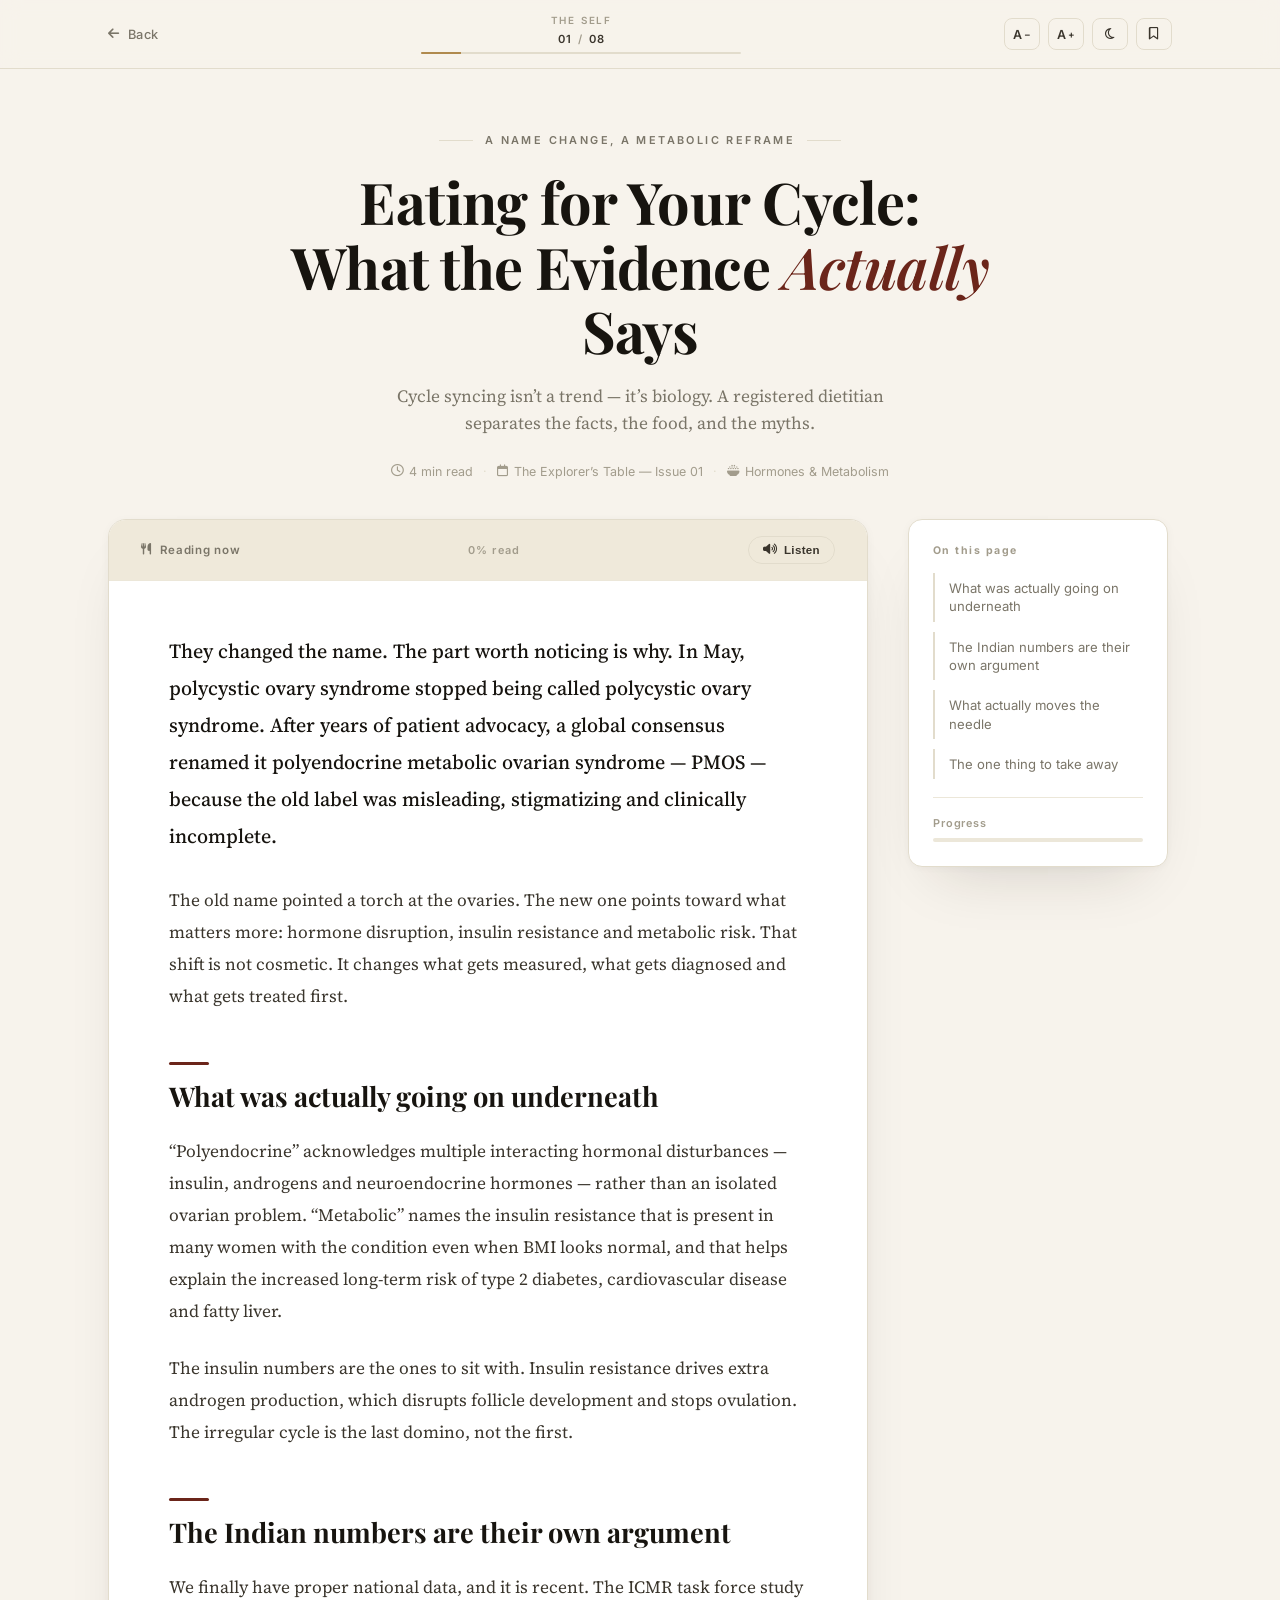
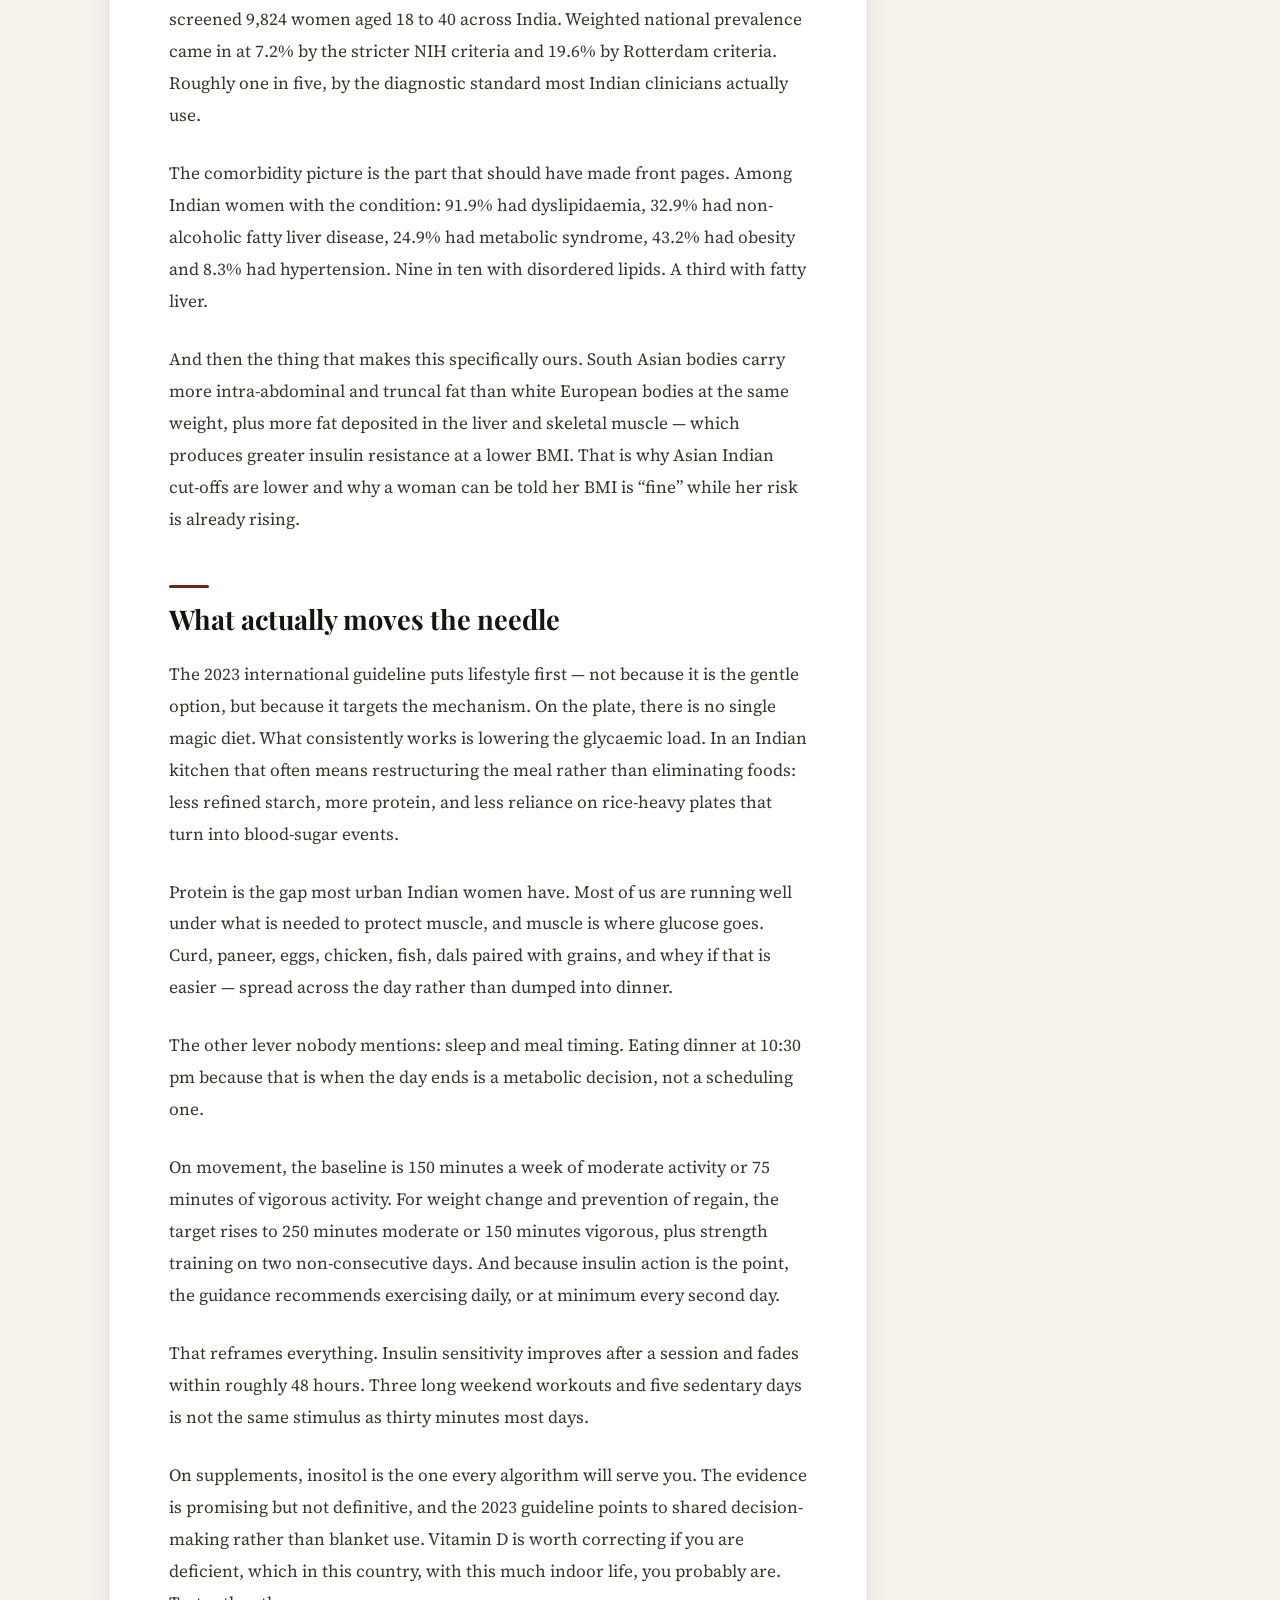
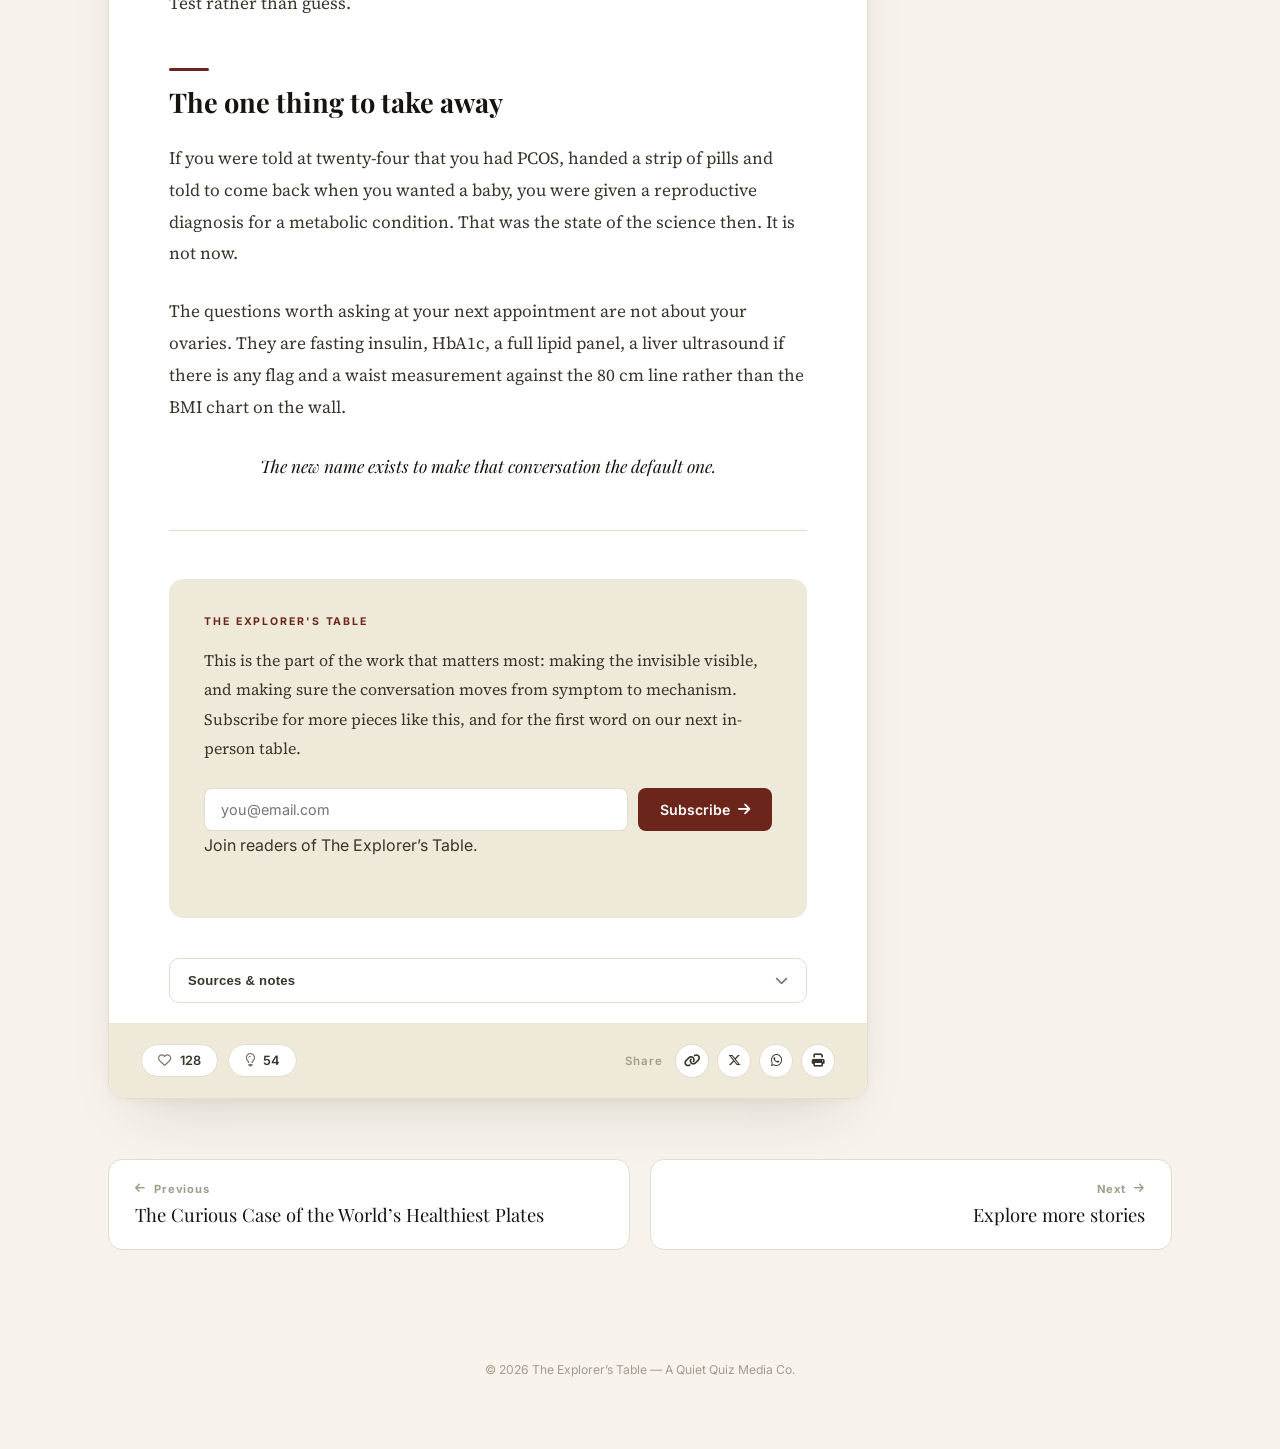
<file: article-cycle-syncing.html>
<!DOCTYPE html>
<html lang="en">
<head>
  <!-- Google Tag Manager -->
    <script>(function (w, d, s, l, i) {
            w[l] = w[l] || []; w[l].push({
                'gtm.start':
                    new Date().getTime(), event: 'gtm.js'
            }); var f = d.getElementsByTagName(s)[0],
                j = d.createElement(s), dl = l != 'dataLayer' ? '&l=' + l : ''; j.async = true; j.src =
                    'https://www.googletagmanager.com/gtm.js?id=' + i + dl; f.parentNode.insertBefore(j, f);
        })(window, document, 'script', 'dataLayer', 'GTM-PZGMQ93J');</script>
    <!-- End Google Tag Manager -->
<meta charset="UTF-8">
<meta name="viewport" content="width=device-width, initial-scale=1.0">
<title>Eating for Your Cycle: What the Evidence Actually Says — The Explorer's Table</title>
<meta name="description" content="Cycle syncing isn’t a trend — it’s biology. A registered dietitian separates the facts, the food, and the myths.">

<link rel="preconnect" href="https://fonts.googleapis.com">
<link rel="preconnect" href="https://fonts.gstatic.com" crossorigin>
<link href="https://fonts.googleapis.com/css2?family=Playfair+Display:ital,wght@0,400;0,500;0,600;0,700;0,800;1,500;1,600&family=Source+Serif+4:ital,wght@0,400;0,500;0,600;1,400&family=Inter:wght@400;500;600;700&display=swap" rel="stylesheet">
<link rel="stylesheet" href="https://cdn.jsdelivr.net/npm/@fortawesome/fontawesome-free@6.4.0/css/all.min.css">
<link rel="stylesheet" href="article-page.css">
</head>
<body>

<div class="progress-track" aria-hidden="true">
  <div class="progress-fill" id="progressFill"></div>
</div>

<header class="top-bar" id="topBar">
  <div class="top-bar-inner">
    <a href="index.html" class="back-link" id="backLink"><i class="fa-solid fa-arrow-left"></i><span>Back</span></a>

    <div class="top-bar-center">
      <span class="issue-label">THE SELF</span>
      <span class="issue-index">01 <span class="slash">/</span> 08</span>
      <div class="issue-track"><span class="issue-track-fill"></span></div>
    </div>

    <div class="top-bar-tools">
      <button class="tool-btn" id="fontDecrease" aria-label="Decrease text size" title="Smaller text">A<span class="tool-sub">&minus;</span></button>
      <button class="tool-btn" id="fontIncrease" aria-label="Increase text size" title="Larger text">A<span class="tool-sub">+</span></button>
      <button class="tool-btn" id="themeToggle" aria-label="Toggle dark mode" title="Toggle theme"><i class="fa-regular fa-moon"></i></button>
      <button class="tool-btn" id="bookmarkToggle" aria-label="Save article" title="Save for later"><i class="fa-regular fa-bookmark"></i></button>
    </div>
  </div>
</header>

<main id="main">

  <section class="hero">
    <div class="hero-kicker"><span class="line"></span> A NAME CHANGE, A METABOLIC REFRAME <span class="line"></span></div>
    <h1 class="hero-title">Eating for Your Cycle:<br>What the Evidence <em>Actually</em> Says</h1>
    <p class="hero-subtitle">Cycle syncing isn’t a trend — it’s biology. A registered dietitian separates the facts, the food, and the myths.</p>

    <div class="hero-meta">
      <span class="meta-item"><i class="fa-regular fa-clock"></i> <span id="readTime">12 min read</span></span>
      <span class="meta-dot">&middot;</span>
      <span class="meta-item"><i class="fa-regular fa-calendar"></i> The Explorer&rsquo;s Table &mdash; Issue 01</span>
      <span class="meta-dot">&middot;</span>
      <span class="meta-item"><i class="fa-solid fa-bowl-rice"></i> Hormones &amp; Metabolism</span>
    </div>
  </section>

  <div class="article-shell">
    <article class="article-card" id="articleCard">

      <div class="card-topline">
        <span class="card-topline-left"><i class="fa-solid fa-utensils"></i> Reading now</span>
        <div class="card-topline-center">
          <span class="progress-label"><span id="progressPercent">0</span>% read</span>
        </div>
        <button class="listen-btn" id="listenBtn" title="Read aloud"><i class="fa-solid fa-volume-high"></i> Listen</button>
      </div>

      <div class="article-body" id="articleBody" style="font-size: 1rem;">

        <p class="lede">They changed the name. The part worth noticing is why. In May, polycystic ovary syndrome stopped being called polycystic ovary syndrome. After years of patient advocacy, a global consensus renamed it polyendocrine metabolic ovarian syndrome — PMOS — because the old label was misleading, stigmatizing and clinically incomplete.</p>

        <p>The old name pointed a torch at the ovaries. The new one points toward what matters more: hormone disruption, insulin resistance and metabolic risk. That shift is not cosmetic. It changes what gets measured, what gets diagnosed and what gets treated first.</p>

        <h2>What was actually going on underneath</h2>

        <p>“Polyendocrine” acknowledges multiple interacting hormonal disturbances — insulin, androgens and neuroendocrine hormones — rather than an isolated ovarian problem. “Metabolic” names the insulin resistance that is present in many women with the condition even when BMI looks normal, and that helps explain the increased long-term risk of type 2 diabetes, cardiovascular disease and fatty liver.</p>

        <p>The insulin numbers are the ones to sit with. Insulin resistance drives extra androgen production, which disrupts follicle development and stops ovulation. The irregular cycle is the last domino, not the first.</p>

        <h2>The Indian numbers are their own argument</h2>

        <p>We finally have proper national data, and it is recent. The ICMR task force study screened 9,824 women aged 18 to 40 across India. Weighted national prevalence came in at 7.2% by the stricter NIH criteria and 19.6% by Rotterdam criteria. Roughly one in five, by the diagnostic standard most Indian clinicians actually use.</p>

        <p>The comorbidity picture is the part that should have made front pages. Among Indian women with the condition: 91.9% had dyslipidaemia, 32.9% had non-alcoholic fatty liver disease, 24.9% had metabolic syndrome, 43.2% had obesity and 8.3% had hypertension. Nine in ten with disordered lipids. A third with fatty liver.</p>

        <p>And then the thing that makes this specifically ours. South Asian bodies carry more intra-abdominal and truncal fat than white European bodies at the same weight, plus more fat deposited in the liver and skeletal muscle — which produces greater insulin resistance at a lower BMI. That is why Asian Indian cut-offs are lower and why a woman can be told her BMI is “fine” while her risk is already rising.</p>

        <h2>What actually moves the needle</h2>

        <p>The 2023 international guideline puts lifestyle first — not because it is the gentle option, but because it targets the mechanism. On the plate, there is no single magic diet. What consistently works is lowering the glycaemic load. In an Indian kitchen that often means restructuring the meal rather than eliminating foods: less refined starch, more protein, and less reliance on rice-heavy plates that turn into blood-sugar events.</p>

        <p>Protein is the gap most urban Indian women have. Most of us are running well under what is needed to protect muscle, and muscle is where glucose goes. Curd, paneer, eggs, chicken, fish, dals paired with grains, and whey if that is easier — spread across the day rather than dumped into dinner.</p>

        <p>The other lever nobody mentions: sleep and meal timing. Eating dinner at 10:30 pm because that is when the day ends is a metabolic decision, not a scheduling one.</p>

        <p>On movement, the baseline is 150 minutes a week of moderate activity or 75 minutes of vigorous activity. For weight change and prevention of regain, the target rises to 250 minutes moderate or 150 minutes vigorous, plus strength training on two non-consecutive days. And because insulin action is the point, the guidance recommends exercising daily, or at minimum every second day.</p>

        <p>That reframes everything. Insulin sensitivity improves after a session and fades within roughly 48 hours. Three long weekend workouts and five sedentary days is not the same stimulus as thirty minutes most days.</p>

        <p>On supplements, inositol is the one every algorithm will serve you. The evidence is promising but not definitive, and the 2023 guideline points to shared decision-making rather than blanket use. Vitamin D is worth correcting if you are deficient, which in this country, with this much indoor life, you probably are. Test rather than guess.</p>

        <h2>The one thing to take away</h2>

        <p>If you were told at twenty-four that you had PCOS, handed a strip of pills and told to come back when you wanted a baby, you were given a reproductive diagnosis for a metabolic condition. That was the state of the science then. It is not now.</p>

        <p>The questions worth asking at your next appointment are not about your ovaries. They are fasting insulin, HbA1c, a full lipid panel, a liver ultrasound if there is any flag and a waist measurement against the 80 cm line rather than the BMI chart on the wall.</p>

        <p class="closing-line">The new name exists to make that conversation the default one.</p>

        <hr class="section-divider">

        <div class="series-box">
          <span class="series-kicker">THE EXPLORER'S TABLE</span>
          <p>This is the part of the work that matters most: making the invisible visible, and making sure the conversation moves from symptom to mechanism. Subscribe for more pieces like this, and for the first word on our next in-person table.</p>
          <form class="subscribe-form" id="subscribeForm">
            <input type="email" placeholder="you@email.com" required aria-label="Email address" id="subscribeEmail">
            <button type="submit">Subscribe <i class="fa-solid fa-arrow-right"></i></button>
          </form>
          <p class="subscribe-note" id="subscribeNote">Join readers of The Explorer&rsquo;s Table.</p>
        </div>

        <footer class="sources">
          <button class="sources-toggle" id="sourcesToggle" aria-expanded="false">
            <span>Sources &amp; notes</span> <i class="fa-solid fa-chevron-down"></i>
          </button>
          <ol class="sources-list" id="sourcesList">
            <li>Endocrine Society — global consensus on renaming PCOS to PMOS.</li>
            <li>Contemporary OB/GYN — explanation of the endocrine and metabolic framing.</li>
            <li>ICMR task force study — national prevalence data in Indian women.</li>
            <li>NCBI / PMC — metabolic syndrome, fatty liver and insulin resistance evidence in South Asian populations.</li>
          </ol>
        </footer>

      </div>

      <div class="card-bottomline">
        <div class="reaction-group">
          <button class="reaction-btn" data-reaction="like"><i class="fa-regular fa-heart"></i> <span class="count">128</span></button>
          <button class="reaction-btn" data-reaction="insightful"><i class="fa-regular fa-lightbulb"></i> <span class="count">54</span></button>
        </div>
        <div class="share-group">
          <span class="share-label">Share</span>
          <button class="icon-circle" title="Copy link" id="copyLinkBtn"><i class="fa-solid fa-link"></i></button>
          <button class="icon-circle" title="Share on X" id="shareX"><i class="fa-brands fa-x-twitter"></i></button>
          <button class="icon-circle" title="Share on WhatsApp" id="shareWA"><i class="fa-brands fa-whatsapp"></i></button>
          <button class="icon-circle" title="Print" id="printBtn"><i class="fa-solid fa-print"></i></button>
        </div>
      </div>

    </article>

    <aside class="toc-rail" id="tocRail" aria-label="Table of contents">
      <div class="toc-card">
        <span class="toc-title">On this page</span>
        <nav>
          <ol id="tocList"></ol>
        </nav>
        <div class="toc-divider"></div>
        <div class="toc-progress">
          <span class="toc-progress-label">Progress</span>
          <div class="toc-progress-track"><div class="toc-progress-fill" id="tocProgressFill"></div></div>
        </div>
      </div>
    </aside>
  </div>

  <nav class="next-prev" aria-label="Article navigation">
    <a href="article-healthiest-plates.html" class="np-link np-prev">
      <span class="np-label"><i class="fa-solid fa-arrow-left"></i> Previous</span>
      <span class="np-title">The Curious Case of the World&rsquo;s Healthiest Plates</span>
    </a>
    <a href="index.html#reading-title" class="np-link np-next">
      <span class="np-label">Next <i class="fa-solid fa-arrow-right"></i></span>
      <span class="np-title">Explore more stories</span>
    </a>
  </nav>

</main>

<button class="to-top" id="toTopBtn" aria-label="Back to top"><i class="fa-solid fa-arrow-up"></i></button>

<footer class="site-footer">
  <p>&copy; 2026 The Explorer&rsquo;s Table &mdash; A Quiet Quiz Media Co.</p>
</footer>

<script src="article-page.js"></script>
</body>
</html>
</file>
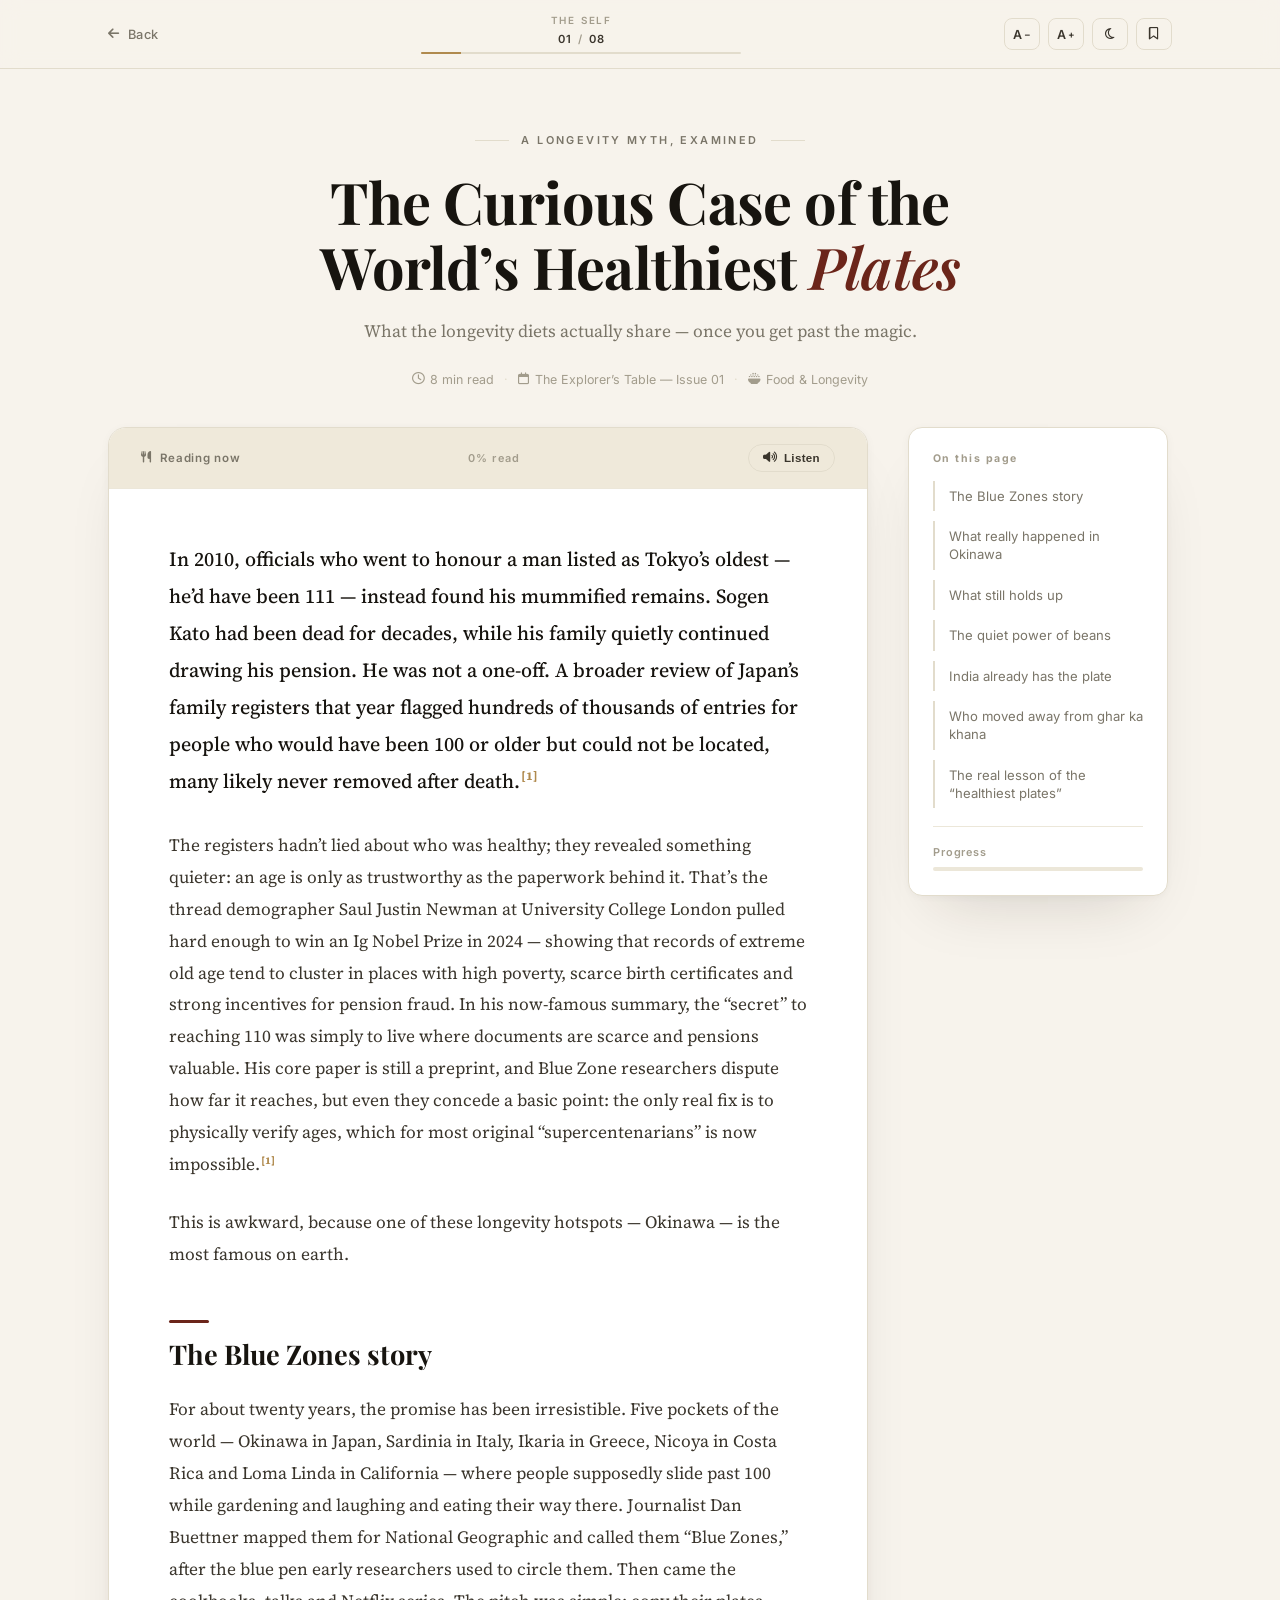
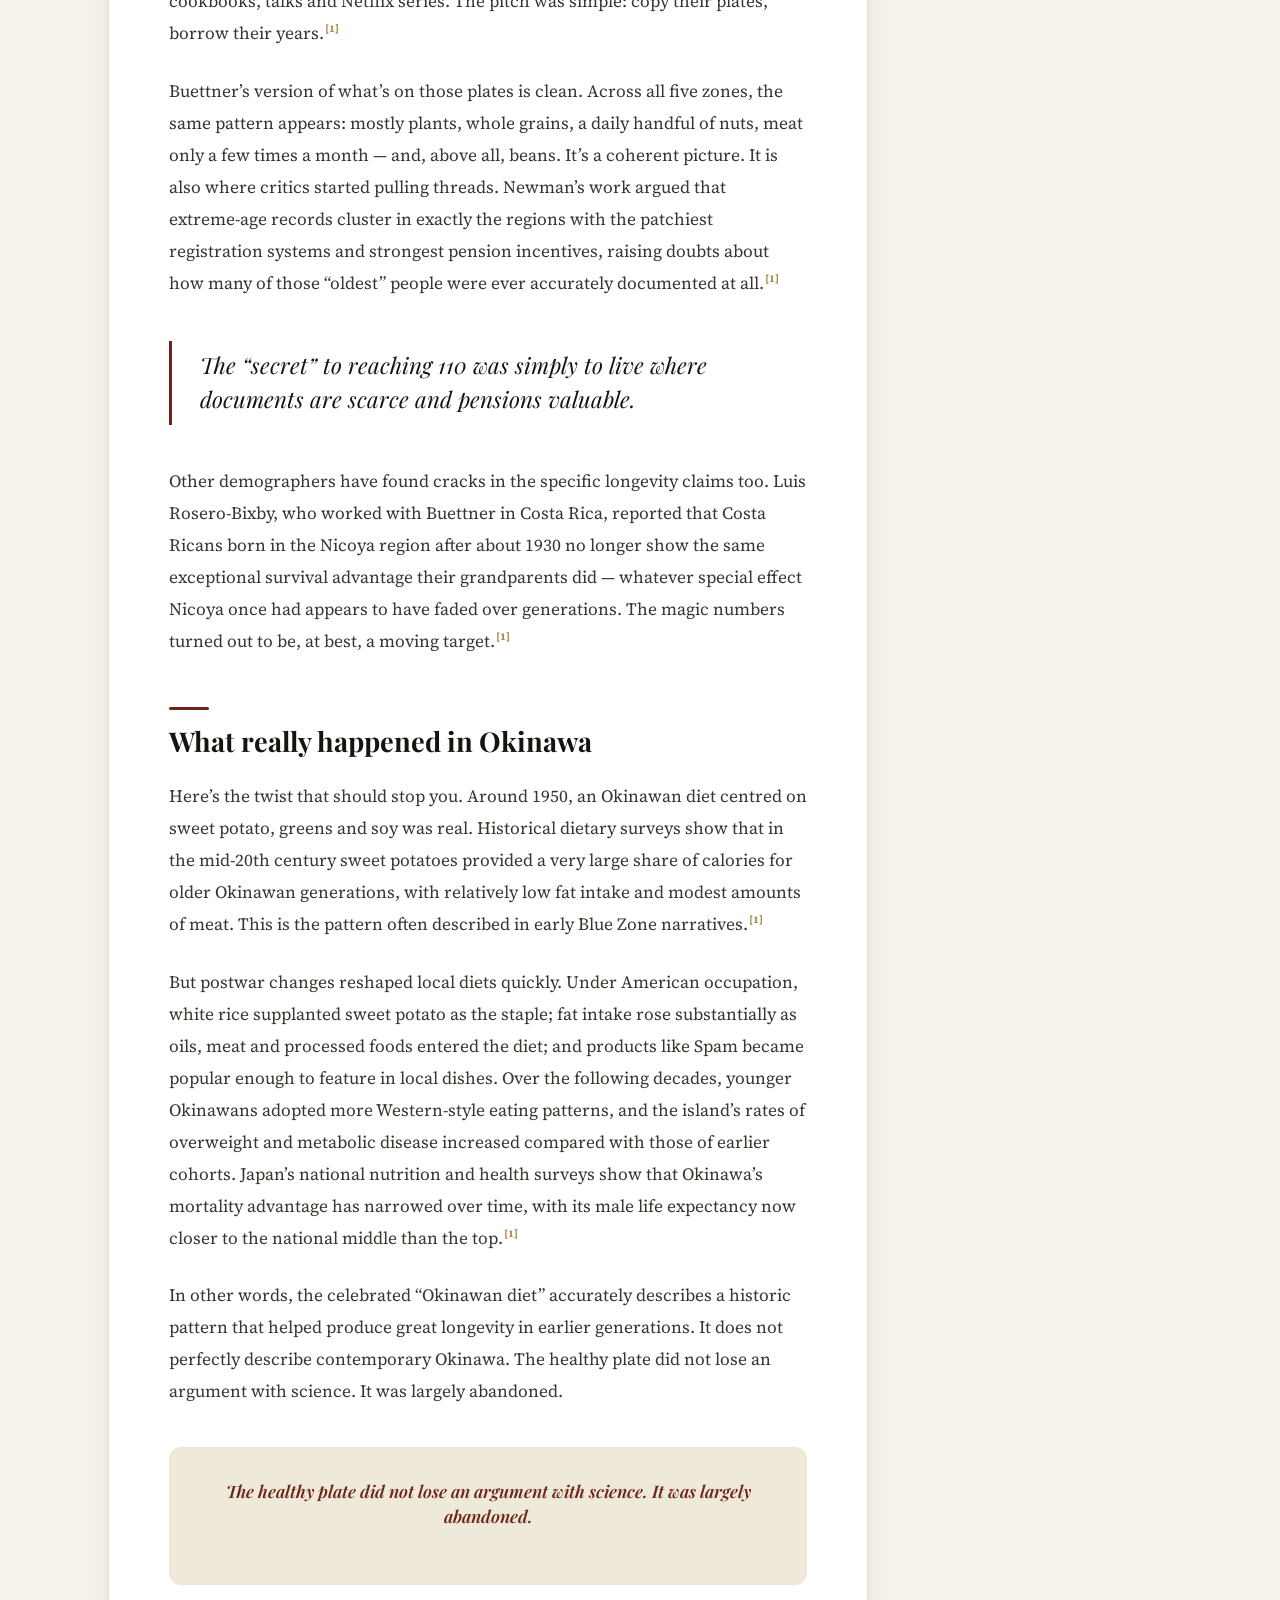
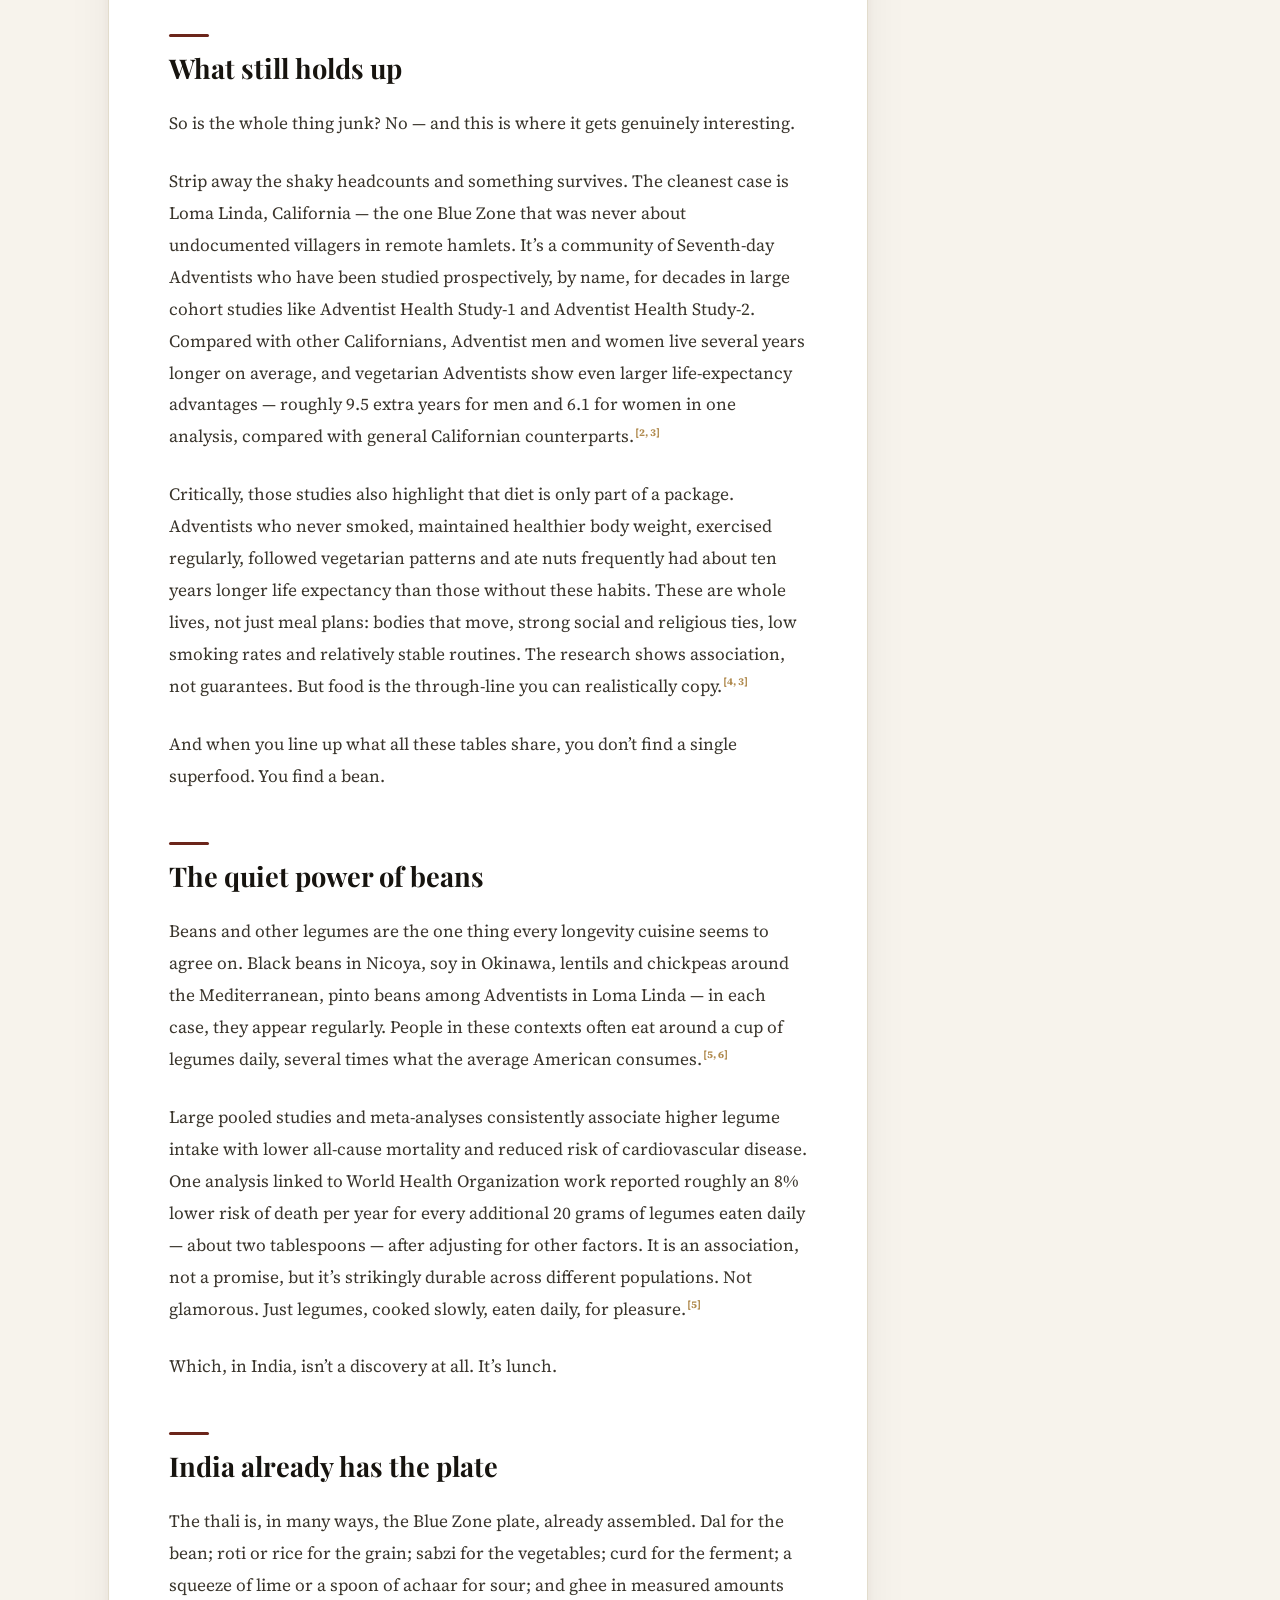
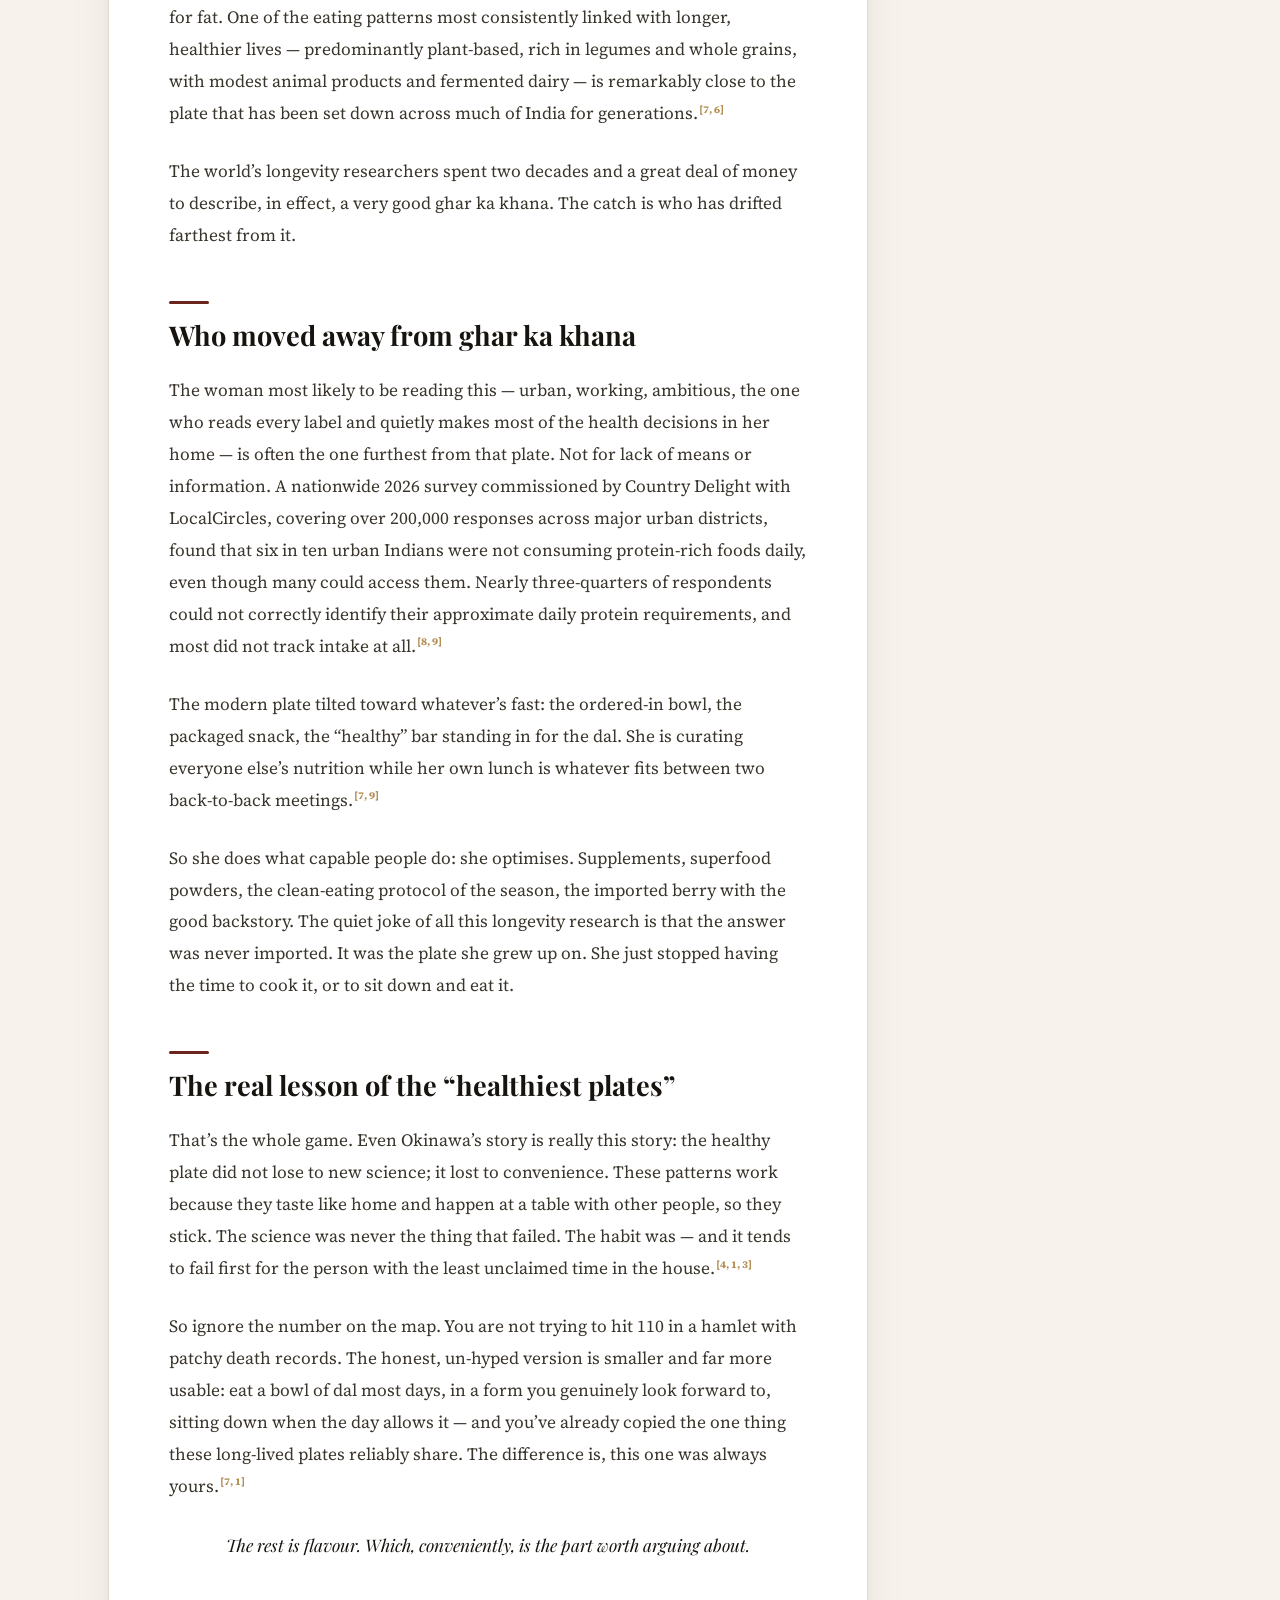
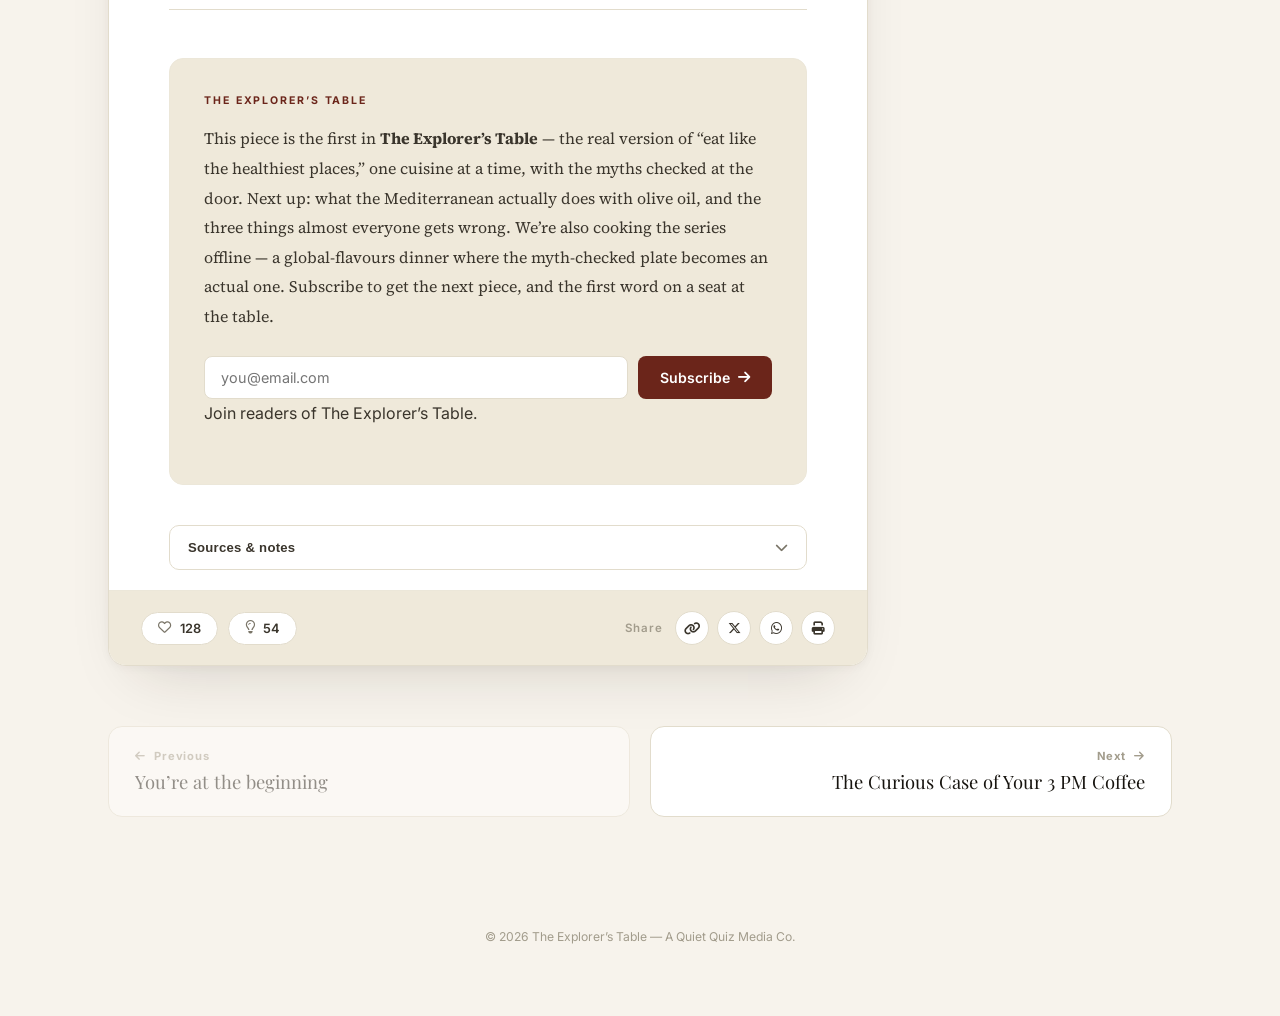
<file: article-healthiest-plates.html>
<!DOCTYPE html>
<html lang="en">
<head>
  <!-- Google Tag Manager -->
    <script>(function (w, d, s, l, i) {
            w[l] = w[l] || []; w[l].push({
                'gtm.start':
                    new Date().getTime(), event: 'gtm.js'
            }); var f = d.getElementsByTagName(s)[0],
                j = d.createElement(s), dl = l != 'dataLayer' ? '&l=' + l : ''; j.async = true; j.src =
                    'https://www.googletagmanager.com/gtm.js?id=' + i + dl; f.parentNode.insertBefore(j, f);
        })(window, document, 'script', 'dataLayer', 'GTM-PZGMQ93J');</script>
    <!-- End Google Tag Manager -->
<meta charset="UTF-8">
<meta name="viewport" content="width=device-width, initial-scale=1.0">
<title>The Curious Case of the World's Healthiest Plates — The Explorer's Table</title>
<meta name="description" content="What the longevity diets actually share — once you get past the magic.">

<link rel="preconnect" href="https://fonts.googleapis.com">
<link rel="preconnect" href="https://fonts.gstatic.com" crossorigin>
<link href="https://fonts.googleapis.com/css2?family=Playfair+Display:ital,wght@0,400;0,500;0,600;0,700;0,800;1,500;1,600&family=Source+Serif+4:ital,wght@0,400;0,500;0,600;1,400&family=Inter:wght@400;500;600;700&display=swap" rel="stylesheet">
<link rel="stylesheet" href="https://cdn.jsdelivr.net/npm/@fortawesome/fontawesome-free@6.4.0/css/all.min.css">
<link rel="stylesheet" href="article-page.css">
</head>
<body>

<!-- Reading progress bar -->
<div class="progress-track" aria-hidden="true">
  <div class="progress-fill" id="progressFill"></div>
</div>

<!-- Top utility bar -->
<header class="top-bar" id="topBar">
  <div class="top-bar-inner">
    <a href="index.html" class="back-link" id="backLink"><i class="fa-solid fa-arrow-left"></i><span>Back</span></a>

    <div class="top-bar-center">
      <span class="issue-label">THE SELF</span>
      <span class="issue-index">01 <span class="slash">/</span> 08</span>
      <div class="issue-track"><span class="issue-track-fill"></span></div>
    </div>

    <div class="top-bar-tools">
      <button class="tool-btn" id="fontDecrease" aria-label="Decrease text size" title="Smaller text">A<span class="tool-sub">&minus;</span></button>
      <button class="tool-btn" id="fontIncrease" aria-label="Increase text size" title="Larger text">A<span class="tool-sub">+</span></button>
      <button class="tool-btn" id="themeToggle" aria-label="Toggle dark mode" title="Toggle theme"><i class="fa-regular fa-moon"></i></button>
      <button class="tool-btn" id="bookmarkToggle" aria-label="Save article" title="Save for later"><i class="fa-regular fa-bookmark"></i></button>
    </div>
  </div>
</header>

<main id="main">

  <!-- Hero -->
  <section class="hero">
    <div class="hero-kicker"><span class="line"></span> A LONGEVITY MYTH, EXAMINED <span class="line"></span></div>
    <h1 class="hero-title">The Curious Case of the<br>World&rsquo;s Healthiest <em>Plates</em></h1>
    <p class="hero-subtitle">What the longevity diets actually share — once you get past the magic.</p>

    <div class="hero-meta">
      <span class="meta-item"><i class="fa-regular fa-clock"></i> <span id="readTime">9 min read</span></span>
      <span class="meta-dot">&middot;</span>
      <span class="meta-item"><i class="fa-regular fa-calendar"></i> The Explorer&rsquo;s Table &mdash; Issue 01</span>
      <span class="meta-dot">&middot;</span>
      <span class="meta-item"><i class="fa-solid fa-bowl-rice"></i> Food &amp; Longevity</span>
    </div>
  </section>

  <!-- Article card -->
  <div class="article-shell">
    <article class="article-card" id="articleCard">

      <!-- Card head bar, echoing the quiz header -->
      <div class="card-topline">
        <span class="card-topline-left"><i class="fa-solid fa-utensils"></i> Reading now</span>
        <div class="card-topline-center">
          <span class="progress-label"><span id="progressPercent">0</span>% read</span>
        </div>
        <button class="listen-btn" id="listenBtn" title="Read aloud"><i class="fa-solid fa-volume-high"></i> Listen</button>
      </div>

      <div class="article-body" id="articleBody" style="font-size: 1rem;">

        <p class="lede">In 2010, officials who went to honour a man listed as Tokyo&rsquo;s oldest — he&rsquo;d have been 111 — instead found his mummified remains. Sogen Kato had been dead for decades, while his family quietly continued drawing his pension. He was not a one&#8209;off. A broader review of Japan&rsquo;s family registers that year flagged hundreds of thousands of entries for people who would have been 100 or older but could not be located, many likely never removed after death.<sup class="src">[1]</sup></p>

        <p>The registers hadn&rsquo;t lied about who was healthy; they revealed something quieter: an age is only as trustworthy as the paperwork behind it. That&rsquo;s the thread demographer Saul Justin Newman at University College London pulled hard enough to win an Ig Nobel Prize in 2024 — showing that records of extreme old age tend to cluster in places with high poverty, scarce birth certificates and strong incentives for pension fraud. In his now&#8209;famous summary, the &ldquo;secret&rdquo; to reaching 110 was simply to live where documents are scarce and pensions valuable. His core paper is still a preprint, and Blue Zone researchers dispute how far it reaches, but even they concede a basic point: the only real fix is to physically verify ages, which for most original &ldquo;supercentenarians&rdquo; is now impossible.<sup class="src">[1]</sup></p>

        <p>This is awkward, because one of these longevity hotspots — Okinawa — is the most famous on earth.</p>

        <h2>The Blue Zones story</h2>

        <p>For about twenty years, the promise has been irresistible. Five pockets of the world — Okinawa in Japan, Sardinia in Italy, Ikaria in Greece, Nicoya in Costa Rica and Loma Linda in California — where people supposedly slide past 100 while gardening and laughing and eating their way there. Journalist Dan Buettner mapped them for National Geographic and called them &ldquo;Blue Zones,&rdquo; after the blue pen early researchers used to circle them. Then came the cookbooks, talks and Netflix series. The pitch was simple: copy their plates, borrow their years.<sup class="src">[1]</sup></p>

        <p>Buettner&rsquo;s version of what&rsquo;s on those plates is clean. Across all five zones, the same pattern appears: mostly plants, whole grains, a daily handful of nuts, meat only a few times a month — and, above all, beans. It&rsquo;s a coherent picture. It is also where critics started pulling threads. Newman&rsquo;s work argued that extreme&#8209;age records cluster in exactly the regions with the patchiest registration systems and strongest pension incentives, raising doubts about how many of those &ldquo;oldest&rdquo; people were ever accurately documented at all.<sup class="src">[1]</sup></p>

        <blockquote>
          <p>The &ldquo;secret&rdquo; to reaching 110 was simply to live where documents are scarce and pensions valuable.</p>
        </blockquote>

        <p>Other demographers have found cracks in the specific longevity claims too. Luis Rosero&#8209;Bixby, who worked with Buettner in Costa Rica, reported that Costa Ricans born in the Nicoya region after about 1930 no longer show the same exceptional survival advantage their grandparents did — whatever special effect Nicoya once had appears to have faded over generations. The magic numbers turned out to be, at best, a moving target.<sup class="src">[1]</sup></p>

        <h2>What really happened in Okinawa</h2>

        <p>Here&rsquo;s the twist that should stop you. Around 1950, an Okinawan diet centred on sweet potato, greens and soy was real. Historical dietary surveys show that in the mid&#8209;20th century sweet potatoes provided a very large share of calories for older Okinawan generations, with relatively low fat intake and modest amounts of meat. This is the pattern often described in early Blue Zone narratives.<sup class="src">[1]</sup></p>

        <p>But postwar changes reshaped local diets quickly. Under American occupation, white rice supplanted sweet potato as the staple; fat intake rose substantially as oils, meat and processed foods entered the diet; and products like Spam became popular enough to feature in local dishes. Over the following decades, younger Okinawans adopted more Western&#8209;style eating patterns, and the island&rsquo;s rates of overweight and metabolic disease increased compared with those of earlier cohorts. Japan&rsquo;s national nutrition and health surveys show that Okinawa&rsquo;s mortality advantage has narrowed over time, with its male life expectancy now closer to the national middle than the top.<sup class="src">[1]</sup></p>

        <p>In other words, the celebrated &ldquo;Okinawan diet&rdquo; accurately describes a historic pattern that helped produce great longevity in earlier generations. It does not perfectly describe contemporary Okinawa. The healthy plate did not lose an argument with science. It was largely abandoned.</p>

        <figure class="pull-figure">
          <p class="pull-text">The healthy plate did not lose an argument with science. It was largely abandoned.</p>
        </figure>

        <h2>What still holds up</h2>

        <p>So is the whole thing junk? No — and this is where it gets genuinely interesting.</p>

        <p>Strip away the shaky headcounts and something survives. The cleanest case is Loma Linda, California — the one Blue Zone that was never about undocumented villagers in remote hamlets. It&rsquo;s a community of Seventh&#8209;day Adventists who have been studied prospectively, by name, for decades in large cohort studies like Adventist Health Study&#8209;1 and Adventist Health Study&#8209;2. Compared with other Californians, Adventist men and women live several years longer on average, and vegetarian Adventists show even larger life&#8209;expectancy advantages — roughly 9.5 extra years for men and 6.1 for women in one analysis, compared with general Californian counterparts.<sup class="src">[2, 3]</sup></p>

        <p>Critically, those studies also highlight that diet is only part of a package. Adventists who never smoked, maintained healthier body weight, exercised regularly, followed vegetarian patterns and ate nuts frequently had about ten years longer life expectancy than those without these habits. These are whole lives, not just meal plans: bodies that move, strong social and religious ties, low smoking rates and relatively stable routines. The research shows association, not guarantees. But food is the through&#8209;line you can realistically copy.<sup class="src">[4, 3]</sup></p>

        <p>And when you line up what all these tables share, you don&rsquo;t find a single superfood. You find a bean.</p>

        <h2>The quiet power of beans</h2>

        <p>Beans and other legumes are the one thing every longevity cuisine seems to agree on. Black beans in Nicoya, soy in Okinawa, lentils and chickpeas around the Mediterranean, pinto beans among Adventists in Loma Linda — in each case, they appear regularly. People in these contexts often eat around a cup of legumes daily, several times what the average American consumes.<sup class="src">[5, 6]</sup></p>

        <p>Large pooled studies and meta&#8209;analyses consistently associate higher legume intake with lower all&#8209;cause mortality and reduced risk of cardiovascular disease. One analysis linked to World Health Organization work reported roughly an 8% lower risk of death per year for every additional 20 grams of legumes eaten daily — about two tablespoons — after adjusting for other factors. It is an association, not a promise, but it&rsquo;s strikingly durable across different populations. Not glamorous. Just legumes, cooked slowly, eaten daily, for pleasure.<sup class="src">[5]</sup></p>

        <p>Which, in India, isn&rsquo;t a discovery at all. It&rsquo;s lunch.</p>

        <h2>India already has the plate</h2>

        <p>The thali is, in many ways, the Blue Zone plate, already assembled. Dal for the bean; roti or rice for the grain; sabzi for the vegetables; curd for the ferment; a squeeze of lime or a spoon of achaar for sour; and ghee in measured amounts for fat. One of the eating patterns most consistently linked with longer, healthier lives — predominantly plant&#8209;based, rich in legumes and whole grains, with modest animal products and fermented dairy — is remarkably close to the plate that has been set down across much of India for generations.<sup class="src">[7, 6]</sup></p>

        <p>The world&rsquo;s longevity researchers spent two decades and a great deal of money to describe, in effect, a very good ghar ka khana. The catch is who has drifted farthest from it.</p>

        <h2>Who moved away from ghar ka khana</h2>

        <p>The woman most likely to be reading this — urban, working, ambitious, the one who reads every label and quietly makes most of the health decisions in her home — is often the one furthest from that plate. Not for lack of means or information. A nationwide 2026 survey commissioned by Country Delight with LocalCircles, covering over 200,000 responses across major urban districts, found that six in ten urban Indians were not consuming protein&#8209;rich foods daily, even though many could access them. Nearly three&#8209;quarters of respondents could not correctly identify their approximate daily protein requirements, and most did not track intake at all.<sup class="src">[8, 9]</sup></p>

        <p>The modern plate tilted toward whatever&rsquo;s fast: the ordered&#8209;in bowl, the packaged snack, the &ldquo;healthy&rdquo; bar standing in for the dal. She is curating everyone else&rsquo;s nutrition while her own lunch is whatever fits between two back&#8209;to&#8209;back meetings.<sup class="src">[7, 9]</sup></p>

        <p>So she does what capable people do: she optimises. Supplements, superfood powders, the clean&#8209;eating protocol of the season, the imported berry with the good backstory. The quiet joke of all this longevity research is that the answer was never imported. It was the plate she grew up on. She just stopped having the time to cook it, or to sit down and eat it.</p>

        <h2>The real lesson of the &ldquo;healthiest plates&rdquo;</h2>

        <p>That&rsquo;s the whole game. Even Okinawa&rsquo;s story is really this story: the healthy plate did not lose to new science; it lost to convenience. These patterns work because they taste like home and happen at a table with other people, so they stick. The science was never the thing that failed. The habit was — and it tends to fail first for the person with the least unclaimed time in the house.<sup class="src">[4, 1, 3]</sup></p>

        <p>So ignore the number on the map. You are not trying to hit 110 in a hamlet with patchy death records. The honest, un&#8209;hyped version is smaller and far more usable: eat a bowl of dal most days, in a form you genuinely look forward to, sitting down when the day allows it — and you&rsquo;ve already copied the one thing these long&#8209;lived plates reliably share. The difference is, this one was always yours.<sup class="src">[7, 1]</sup></p>

        <p class="closing-line">The rest is flavour. Which, conveniently, is the part worth arguing about.</p>

        <hr class="section-divider">

        <div class="series-box">
          <span class="series-kicker">THE EXPLORER&rsquo;S TABLE</span>
          <p>This piece is the first in <strong>The Explorer&rsquo;s Table</strong> — the real version of &ldquo;eat like the healthiest places,&rdquo; one cuisine at a time, with the myths checked at the door. Next up: what the Mediterranean actually does with olive oil, and the three things almost everyone gets wrong. We&rsquo;re also cooking the series offline — a global&#8209;flavours dinner where the myth&#8209;checked plate becomes an actual one. Subscribe to get the next piece, and the first word on a seat at the table.</p>
          <form class="subscribe-form" id="subscribeForm">
            <input type="email" placeholder="you@email.com" required aria-label="Email address" id="subscribeEmail">
            <button type="submit">Subscribe <i class="fa-solid fa-arrow-right"></i></button>
          </form>
          <p class="subscribe-note" id="subscribeNote">Join readers of The Explorer&rsquo;s Table.</p>
        </div>

        <footer class="sources">
          <button class="sources-toggle" id="sourcesToggle" aria-expanded="false">
            <span>Sources &amp; notes</span> <i class="fa-solid fa-chevron-down"></i>
          </button>
          <ol class="sources-list" id="sourcesList">
            <li>UCL — Newman, S.J., research on supercentenarian records and Blue Zones (Ig Nobel Prize, 2024).</li>
            <li>Adventist Health Study &mdash; life expectancy analyses, Loma Linda University.</li>
            <li>JAMA Network — vegetarian dietary patterns and mortality in Adventists.</li>
            <li>Adventist Health Study‑2 — lifestyle factors and longevity.</li>
            <li>PMC / NCBI — legume intake and all‑cause mortality meta‑analyses.</li>
            <li>Comparative regional dietary pattern reviews, Blue Zones cuisines.</li>
            <li>The Tribune India — commentary on Indian dietary patterns and thali composition.</li>
            <li>IGMPI — nationwide nutrition &amp; protein‑awareness survey summary.</li>
            <li>Country Delight × LocalCircles — 2026 urban India protein consumption survey.</li>
          </ol>
        </footer>

      </div>

      <!-- Bottom action bar -->
      <div class="card-bottomline">
        <div class="reaction-group">
          <button class="reaction-btn" data-reaction="like"><i class="fa-regular fa-heart"></i> <span class="count">128</span></button>
          <button class="reaction-btn" data-reaction="insightful"><i class="fa-regular fa-lightbulb"></i> <span class="count">54</span></button>
        </div>
        <div class="share-group">
          <span class="share-label">Share</span>
          <button class="icon-circle" title="Copy link" id="copyLinkBtn"><i class="fa-solid fa-link"></i></button>
          <button class="icon-circle" title="Share on X" id="shareX"><i class="fa-brands fa-x-twitter"></i></button>
          <button class="icon-circle" title="Share on WhatsApp" id="shareWA"><i class="fa-brands fa-whatsapp"></i></button>
          <button class="icon-circle" title="Print" id="printBtn"><i class="fa-solid fa-print"></i></button>
        </div>
      </div>

    </article>

    <!-- side rail: table of contents -->
    <aside class="toc-rail" id="tocRail" aria-label="Table of contents">
      <div class="toc-card">
        <span class="toc-title">On this page</span>
        <nav>
          <ol id="tocList"></ol>
        </nav>
        <div class="toc-divider"></div>
        <div class="toc-progress">
          <span class="toc-progress-label">Progress</span>
          <div class="toc-progress-track"><div class="toc-progress-fill" id="tocProgressFill"></div></div>
        </div>
      </div>
    </aside>
  </div>

  <nav class="next-prev" aria-label="Article navigation">
    <a href="#" class="np-link np-prev disabled">
      <span class="np-label"><i class="fa-solid fa-arrow-left"></i> Previous</span>
      <span class="np-title">You&rsquo;re at the beginning</span>
    </a>
    <a href="article-3pm-coffee.html" class="np-link np-next">
      <span class="np-label">Next <i class="fa-solid fa-arrow-right"></i></span>
      <span class="np-title">The Curious Case of Your 3 PM Coffee</span>
    </a>
  </nav>

</main>

<button class="to-top" id="toTopBtn" aria-label="Back to top"><i class="fa-solid fa-arrow-up"></i></button>

<footer class="site-footer">
  <p>&copy; 2026 The Explorer&rsquo;s Table &mdash; A Quiet Quiz Media Co.</p>
</footer>

<script src="article-page.js"></script>
</body>
</html>
</file>
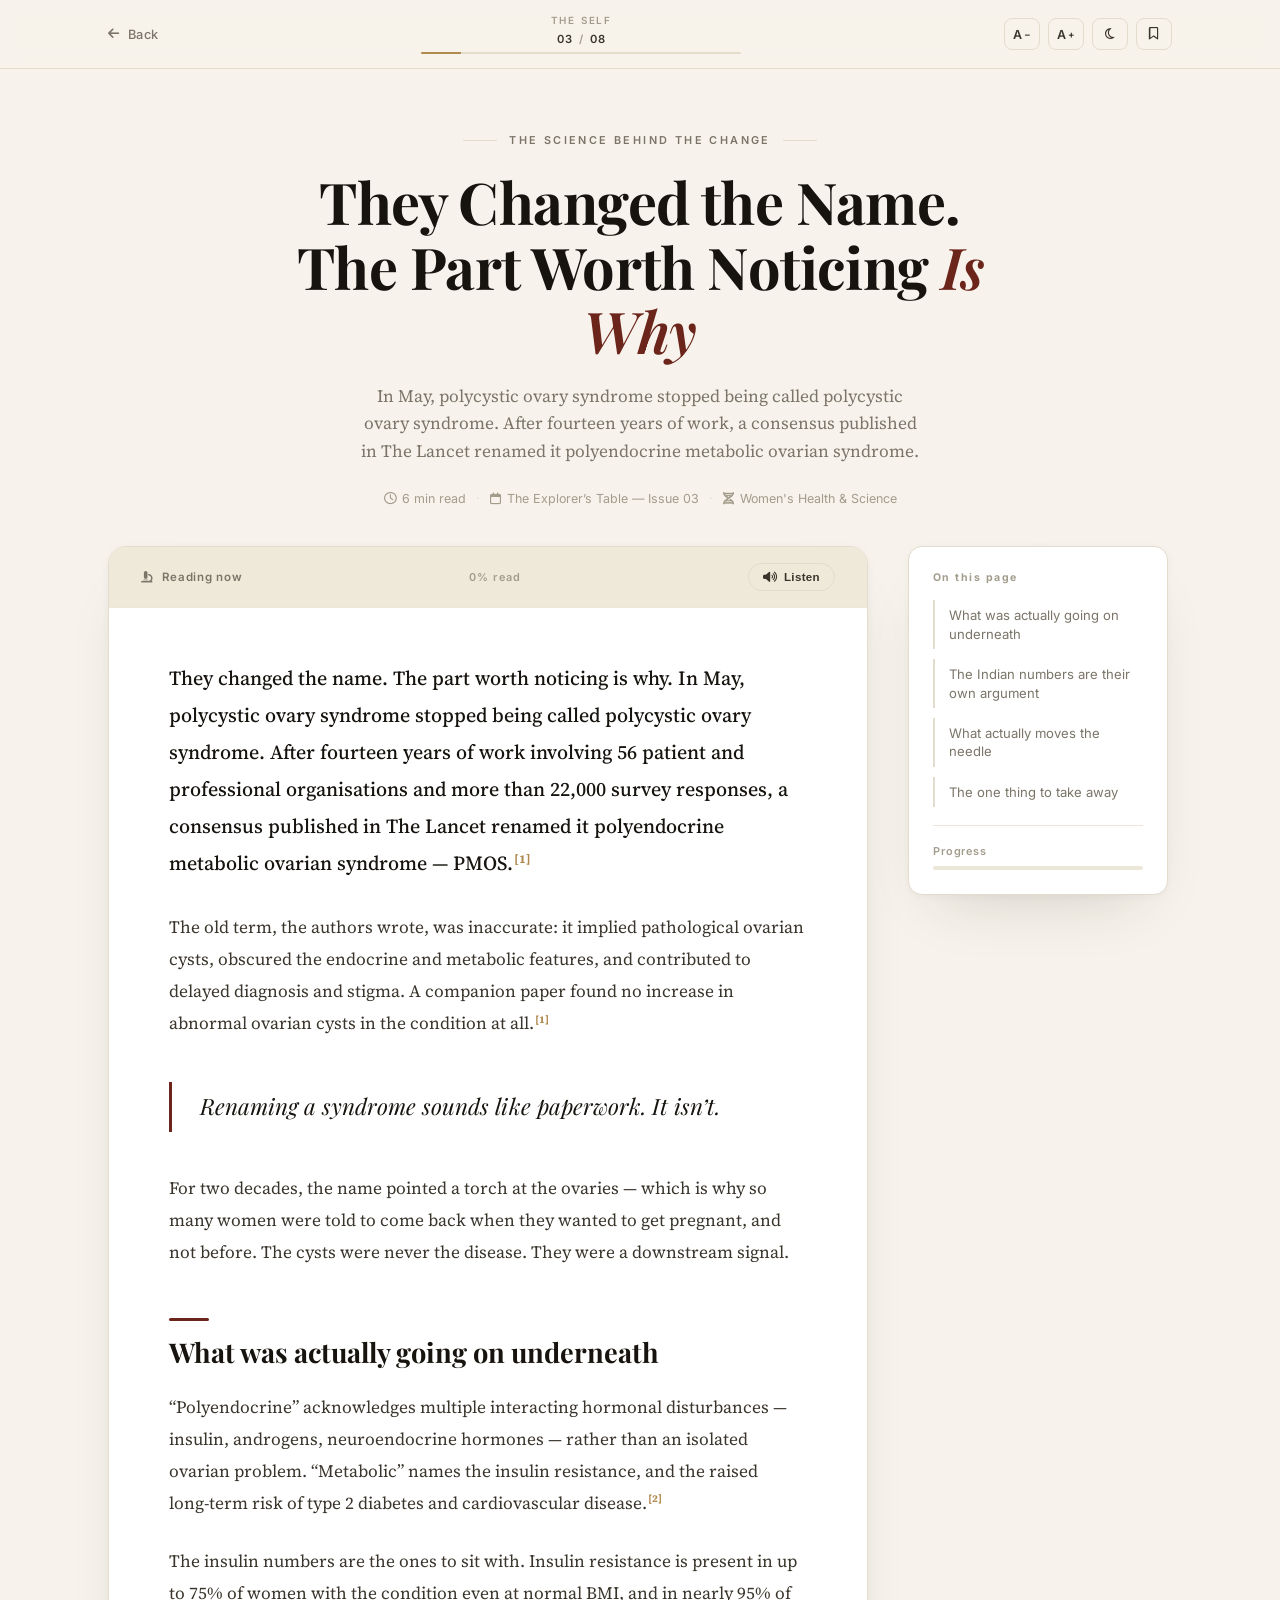
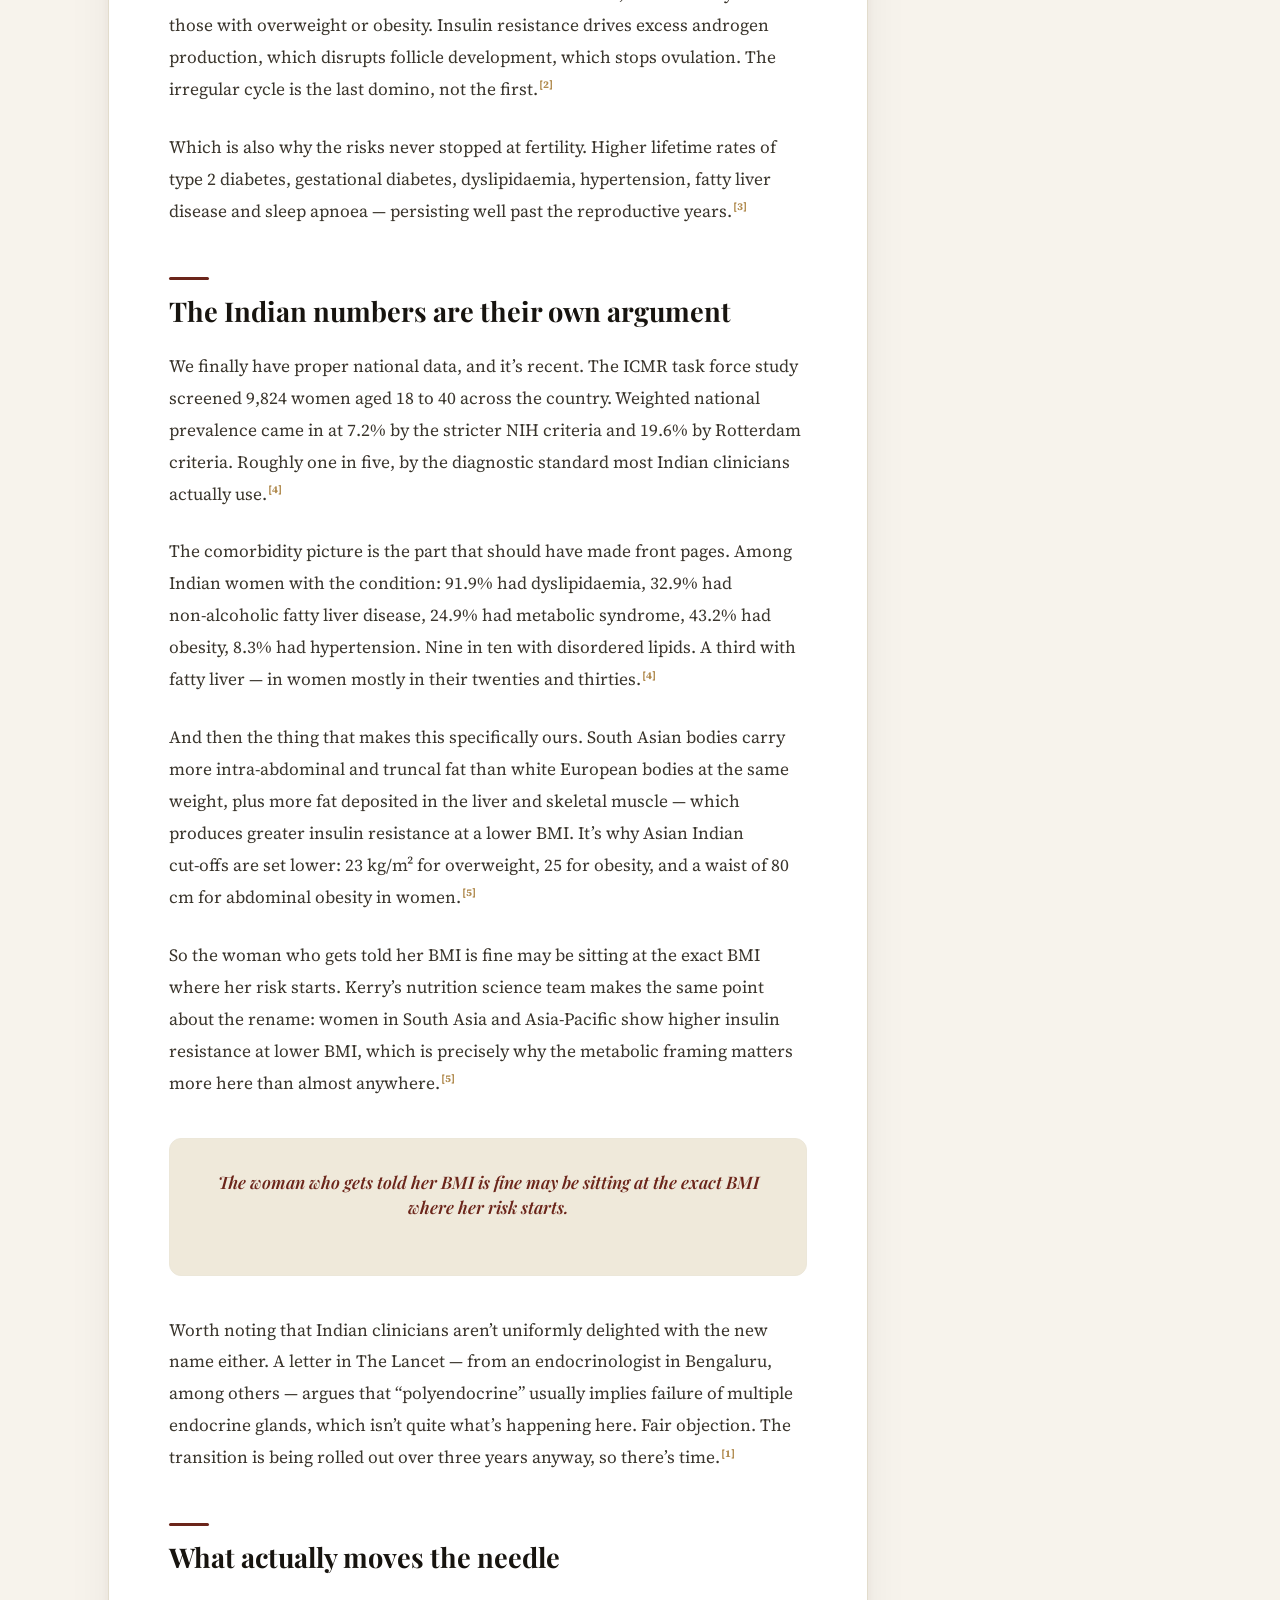
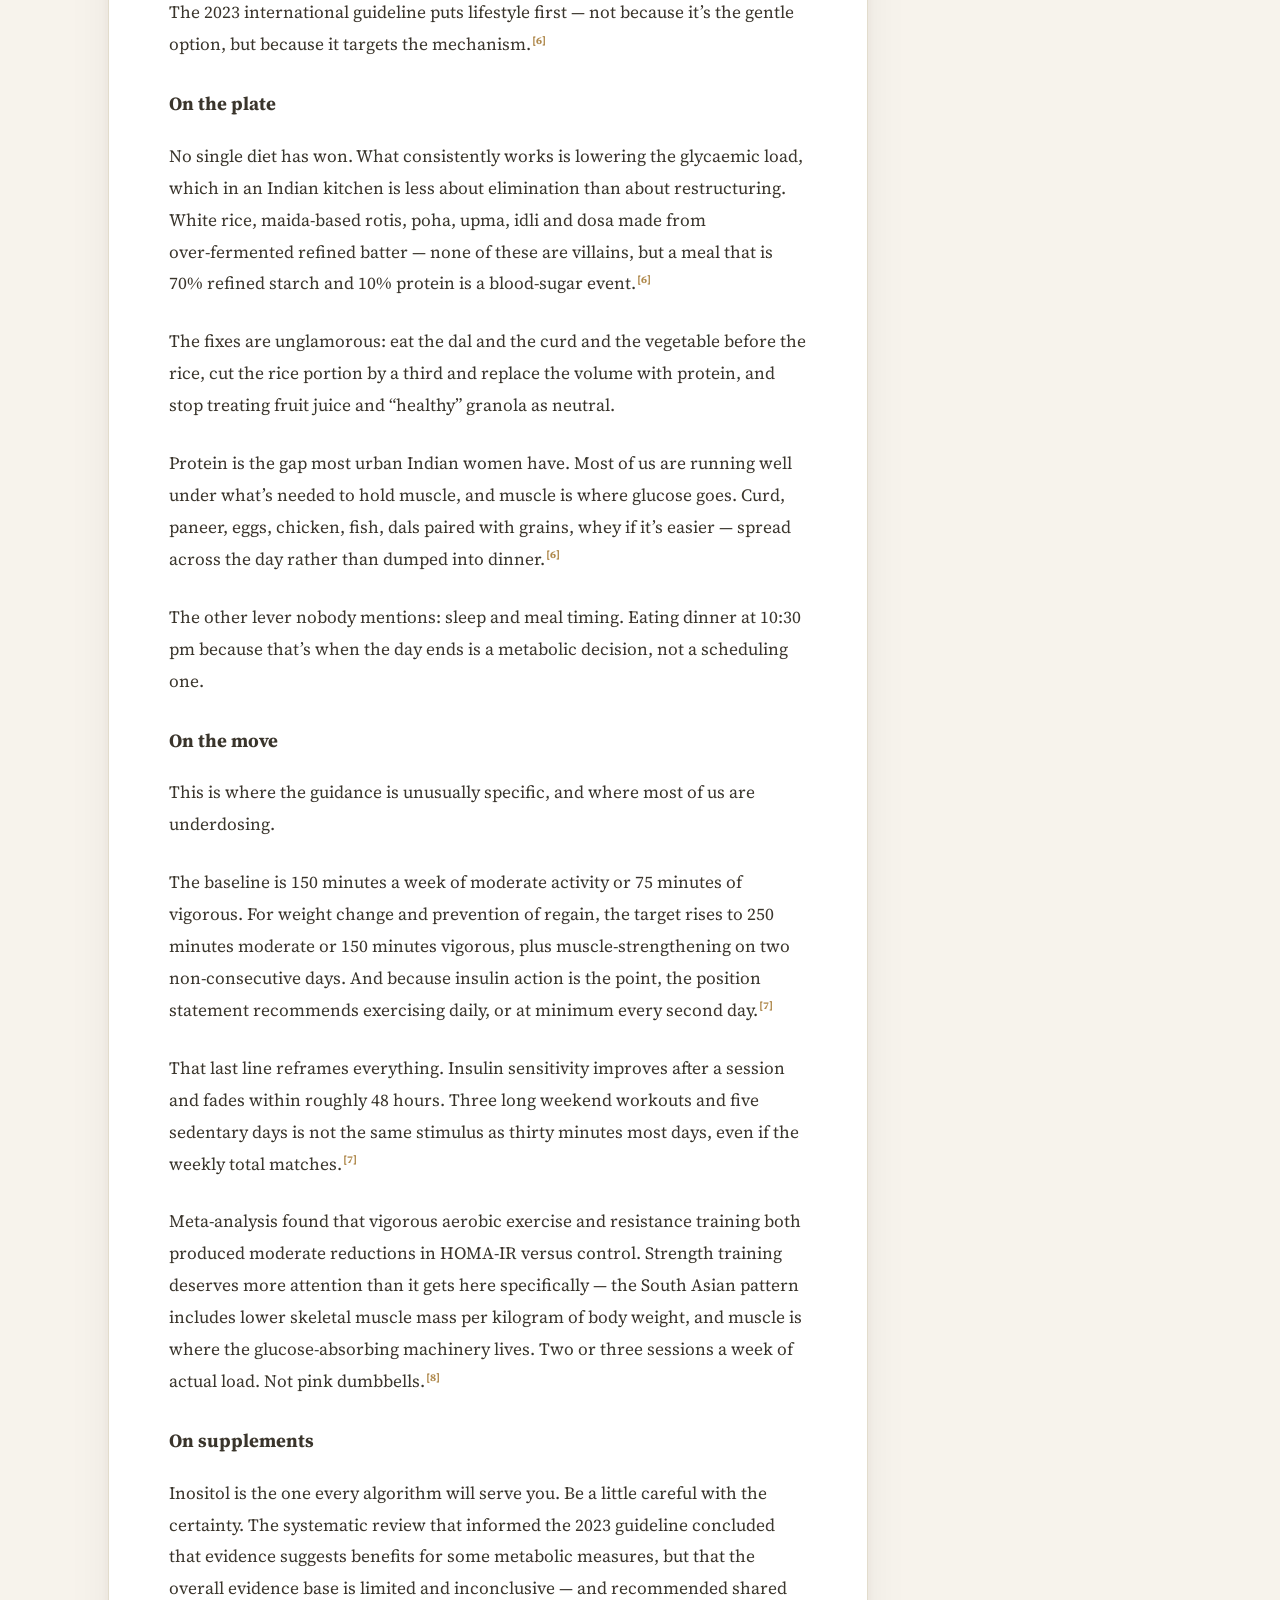
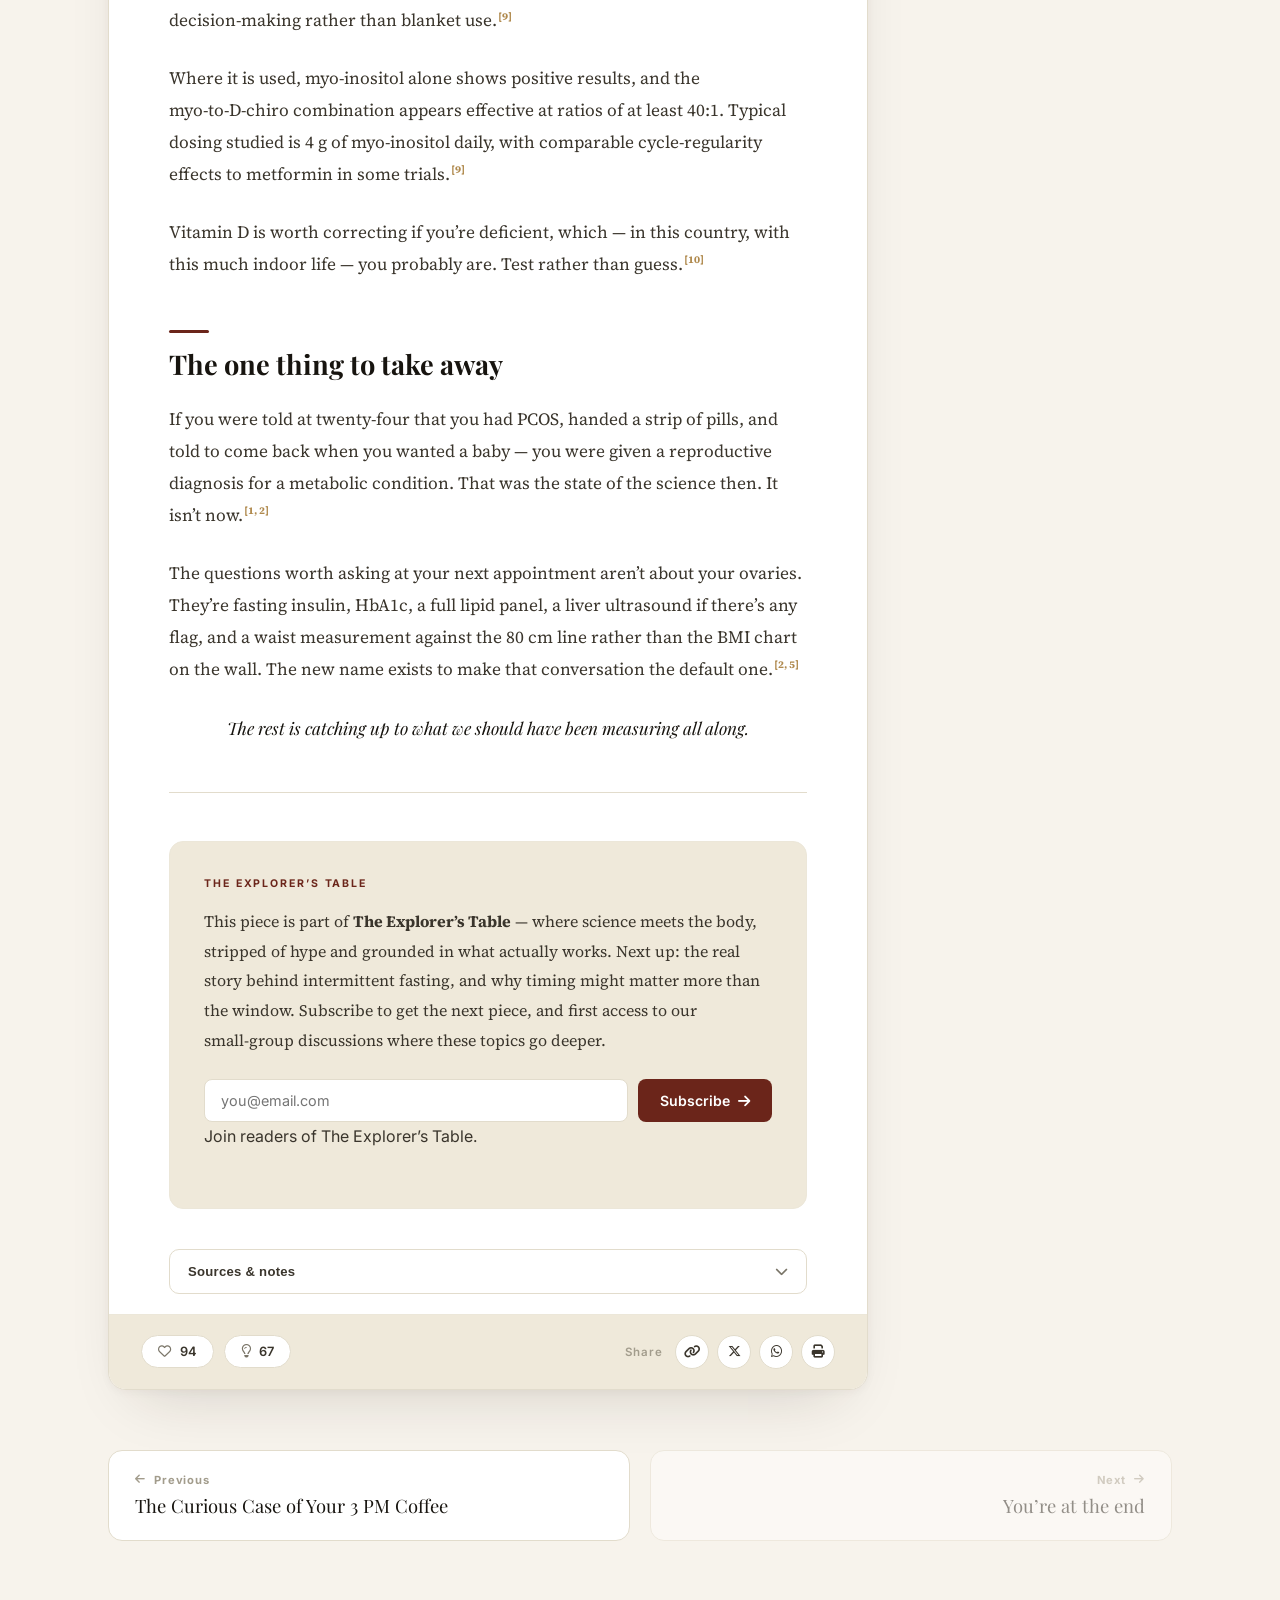
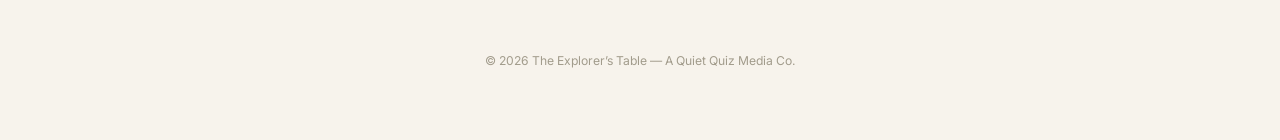
<file: article-pcos-rename.html>
<!DOCTYPE html>
<html lang="en">
<head>
<meta charset="UTF-8">
<meta name="viewport" content="width=device-width, initial-scale=1.0">
<title>They Changed the Name. The Part Worth Noticing Is Why — The Explorer's Table</title>
<meta name="description" content="In May, polycystic ovary syndrome stopped being called polycystic ovary syndrome. After fourteen years of work, a consensus published in The Lancet renamed it polyendocrine metabolic ovarian syndrome.">

<link rel="preconnect" href="https://fonts.googleapis.com">
<link rel="preconnect" href="https://fonts.gstatic.com" crossorigin>
<link href="https://fonts.googleapis.com/css2?family=Playfair+Display:ital,wght@0,400;0,500;0,600;0,700;0,800;1,500;1,600&family=Source+Serif+4:ital,wght@0,400;0,500;0,600;1,400&family=Inter:wght@400;500;600;700&display=swap" rel="stylesheet">
<link rel="stylesheet" href="https://cdn.jsdelivr.net/npm/@fortawesome/fontawesome-free@6.4.0/css/all.min.css">
<link rel="stylesheet" href="article-page.css">
</head>
<body>

<!-- Reading progress bar -->
<div class="progress-track" aria-hidden="true">
  <div class="progress-fill" id="progressFill"></div>
</div>

<!-- Top utility bar -->
<header class="top-bar" id="topBar">
  <div class="top-bar-inner">
    <a href="index.html" class="back-link" id="backLink"><i class="fa-solid fa-arrow-left"></i><span>Back</span></a>

    <div class="top-bar-center">
      <span class="issue-label">THE SELF</span>
      <span class="issue-index">03 <span class="slash">/</span> 08</span>
      <div class="issue-track"><span class="issue-track-fill"></span></div>
    </div>

    <div class="top-bar-tools">
      <button class="tool-btn" id="fontDecrease" aria-label="Decrease text size" title="Smaller text">A<span class="tool-sub">&minus;</span></button>
      <button class="tool-btn" id="fontIncrease" aria-label="Increase text size" title="Larger text">A<span class="tool-sub">+</span></button>
      <button class="tool-btn" id="themeToggle" aria-label="Toggle dark mode" title="Toggle theme"><i class="fa-regular fa-moon"></i></button>
      <button class="tool-btn" id="bookmarkToggle" aria-label="Save article" title="Save for later"><i class="fa-regular fa-bookmark"></i></button>
    </div>
  </div>
</header>

<main id="main">

  <!-- Hero -->
  <section class="hero">
    <div class="hero-kicker"><span class="line"></span> THE SCIENCE BEHIND THE CHANGE <span class="line"></span></div>
    <h1 class="hero-title">They Changed the Name.<br>The Part Worth Noticing <em>Is Why</em></h1>
    <p class="hero-subtitle">In May, polycystic ovary syndrome stopped being called polycystic ovary syndrome. After fourteen years of work, a consensus published in The Lancet renamed it polyendocrine metabolic ovarian syndrome.</p>

    <div class="hero-meta">
      <span class="meta-item"><i class="fa-regular fa-clock"></i> <span id="readTime">12 min read</span></span>
      <span class="meta-dot">&middot;</span>
      <span class="meta-item"><i class="fa-regular fa-calendar"></i> The Explorer&rsquo;s Table &mdash; Issue 03</span>
      <span class="meta-dot">&middot;</span>
      <span class="meta-item"><i class="fa-solid fa-dna"></i> Women's Health &amp; Science</span>
    </div>
  </section>

  <!-- Article card -->
  <div class="article-shell">
    <article class="article-card" id="articleCard">

      <!-- Card head bar, echoing the quiz header -->
      <div class="card-topline">
        <span class="card-topline-left"><i class="fa-solid fa-microscope"></i> Reading now</span>
        <div class="card-topline-center">
          <span class="progress-label"><span id="progressPercent">0</span>% read</span>
        </div>
        <button class="listen-btn" id="listenBtn" title="Read aloud"><i class="fa-solid fa-volume-high"></i> Listen</button>
      </div>

      <div class="article-body" id="articleBody" style="font-size: 1rem;">

        <p class="lede">They changed the name. The part worth noticing is why. In May, polycystic ovary syndrome stopped being called polycystic ovary syndrome. After fourteen years of work involving 56 patient and professional organisations and more than 22,000 survey responses, a consensus published in The Lancet renamed it polyendocrine metabolic ovarian syndrome — PMOS.<sup class="src">[1]</sup></p>

        <p>The old term, the authors wrote, was inaccurate: it implied pathological ovarian cysts, obscured the endocrine and metabolic features, and contributed to delayed diagnosis and stigma. A companion paper found no increase in abnormal ovarian cysts in the condition at all.<sup class="src">[1]</sup></p>

        <blockquote>
          <p>Renaming a syndrome sounds like paperwork. It isn&rsquo;t.</p>
        </blockquote>

        <p>For two decades, the name pointed a torch at the ovaries — which is why so many women were told to come back when they wanted to get pregnant, and not before. The cysts were never the disease. They were a downstream signal.</p>

        <h2>What was actually going on underneath</h2>

        <p>&ldquo;Polyendocrine&rdquo; acknowledges multiple interacting hormonal disturbances — insulin, androgens, neuroendocrine hormones — rather than an isolated ovarian problem. &ldquo;Metabolic&rdquo; names the insulin resistance, and the raised long&#8209;term risk of type 2 diabetes and cardiovascular disease.<sup class="src">[2]</sup></p>

        <p>The insulin numbers are the ones to sit with. Insulin resistance is present in up to 75% of women with the condition even at normal BMI, and in nearly 95% of those with overweight or obesity. Insulin resistance drives excess androgen production, which disrupts follicle development, which stops ovulation. The irregular cycle is the last domino, not the first.<sup class="src">[2]</sup></p>

        <p>Which is also why the risks never stopped at fertility. Higher lifetime rates of type 2 diabetes, gestational diabetes, dyslipidaemia, hypertension, fatty liver disease and sleep apnoea — persisting well past the reproductive years.<sup class="src">[3]</sup></p>

        <h2>The Indian numbers are their own argument</h2>

        <p>We finally have proper national data, and it&rsquo;s recent. The ICMR task force study screened 9,824 women aged 18 to 40 across the country. Weighted national prevalence came in at 7.2% by the stricter NIH criteria and 19.6% by Rotterdam criteria. Roughly one in five, by the diagnostic standard most Indian clinicians actually use.<sup class="src">[4]</sup></p>

        <p>The comorbidity picture is the part that should have made front pages. Among Indian women with the condition: 91.9% had dyslipidaemia, 32.9% had non&#8209;alcoholic fatty liver disease, 24.9% had metabolic syndrome, 43.2% had obesity, 8.3% had hypertension. Nine in ten with disordered lipids. A third with fatty liver — in women mostly in their twenties and thirties.<sup class="src">[4]</sup></p>

        <p>And then the thing that makes this specifically ours. South Asian bodies carry more intra&#8209;abdominal and truncal fat than white European bodies at the same weight, plus more fat deposited in the liver and skeletal muscle — which produces greater insulin resistance at a lower BMI. It&rsquo;s why Asian Indian cut&#8209;offs are set lower: 23 kg/m² for overweight, 25 for obesity, and a waist of 80 cm for abdominal obesity in women.<sup class="src">[5]</sup></p>

        <p>So the woman who gets told her BMI is fine may be sitting at the exact BMI where her risk starts. Kerry&rsquo;s nutrition science team makes the same point about the rename: women in South Asia and Asia&#8209;Pacific show higher insulin resistance at lower BMI, which is precisely why the metabolic framing matters more here than almost anywhere.<sup class="src">[5]</sup></p>

        <figure class="pull-figure">
          <p class="pull-text">The woman who gets told her BMI is fine may be sitting at the exact BMI where her risk starts.</p>
        </figure>

        <p>Worth noting that Indian clinicians aren&rsquo;t uniformly delighted with the new name either. A letter in The Lancet — from an endocrinologist in Bengaluru, among others — argues that &ldquo;polyendocrine&rdquo; usually implies failure of multiple endocrine glands, which isn&rsquo;t quite what&rsquo;s happening here. Fair objection. The transition is being rolled out over three years anyway, so there&rsquo;s time.<sup class="src">[1]</sup></p>

        <h2>What actually moves the needle</h2>

        <p>The 2023 international guideline puts lifestyle first — not because it&rsquo;s the gentle option, but because it targets the mechanism.<sup class="src">[6]</sup></p>

        <h3>On the plate</h3>

        <p>No single diet has won. What consistently works is lowering the glycaemic load, which in an Indian kitchen is less about elimination than about restructuring. White rice, maida&#8209;based rotis, poha, upma, idli and dosa made from over&#8209;fermented refined batter — none of these are villains, but a meal that is 70% refined starch and 10% protein is a blood&#8209;sugar event.<sup class="src">[6]</sup></p>

        <p>The fixes are unglamorous: eat the dal and the curd and the vegetable before the rice, cut the rice portion by a third and replace the volume with protein, and stop treating fruit juice and &ldquo;healthy&rdquo; granola as neutral.</p>

        <p>Protein is the gap most urban Indian women have. Most of us are running well under what&rsquo;s needed to hold muscle, and muscle is where glucose goes. Curd, paneer, eggs, chicken, fish, dals paired with grains, whey if it&rsquo;s easier — spread across the day rather than dumped into dinner.<sup class="src">[6]</sup></p>

        <p>The other lever nobody mentions: sleep and meal timing. Eating dinner at 10:30 pm because that&rsquo;s when the day ends is a metabolic decision, not a scheduling one.</p>

        <h3>On the move</h3>

        <p>This is where the guidance is unusually specific, and where most of us are underdosing.</p>

        <p>The baseline is 150 minutes a week of moderate activity or 75 minutes of vigorous. For weight change and prevention of regain, the target rises to 250 minutes moderate or 150 minutes vigorous, plus muscle&#8209;strengthening on two non&#8209;consecutive days. And because insulin action is the point, the position statement recommends exercising daily, or at minimum every second day.<sup class="src">[7]</sup></p>

        <p>That last line reframes everything. Insulin sensitivity improves after a session and fades within roughly 48 hours. Three long weekend workouts and five sedentary days is not the same stimulus as thirty minutes most days, even if the weekly total matches.<sup class="src">[7]</sup></p>

        <p>Meta&#8209;analysis found that vigorous aerobic exercise and resistance training both produced moderate reductions in HOMA&#8209;IR versus control. Strength training deserves more attention than it gets here specifically — the South Asian pattern includes lower skeletal muscle mass per kilogram of body weight, and muscle is where the glucose&#8209;absorbing machinery lives. Two or three sessions a week of actual load. Not pink dumbbells.<sup class="src">[8]</sup></p>

        <h3>On supplements</h3>

        <p>Inositol is the one every algorithm will serve you. Be a little careful with the certainty. The systematic review that informed the 2023 guideline concluded that evidence suggests benefits for some metabolic measures, but that the overall evidence base is limited and inconclusive — and recommended shared decision&#8209;making rather than blanket use.<sup class="src">[9]</sup></p>

        <p>Where it is used, myo&#8209;inositol alone shows positive results, and the myo&#8209;to&#8209;D&#8209;chiro combination appears effective at ratios of at least 40:1. Typical dosing studied is 4 g of myo&#8209;inositol daily, with comparable cycle&#8209;regularity effects to metformin in some trials.<sup class="src">[9]</sup></p>

        <p>Vitamin D is worth correcting if you&rsquo;re deficient, which — in this country, with this much indoor life — you probably are. Test rather than guess.<sup class="src">[10]</sup></p>

        <h2>The one thing to take away</h2>

        <p>If you were told at twenty&#8209;four that you had PCOS, handed a strip of pills, and told to come back when you wanted a baby — you were given a reproductive diagnosis for a metabolic condition. That was the state of the science then. It isn&rsquo;t now.<sup class="src">[1, 2]</sup></p>

        <p>The questions worth asking at your next appointment aren&rsquo;t about your ovaries. They&rsquo;re fasting insulin, HbA1c, a full lipid panel, a liver ultrasound if there&rsquo;s any flag, and a waist measurement against the 80 cm line rather than the BMI chart on the wall. The new name exists to make that conversation the default one.<sup class="src">[2, 5]</sup></p>

        <p class="closing-line">The rest is catching up to what we should have been measuring all along.</p>

        <hr class="section-divider">

        <div class="series-box">
          <span class="series-kicker">THE EXPLORER&rsquo;S TABLE</span>
          <p>This piece is part of <strong>The Explorer&rsquo;s Table</strong> — where science meets the body, stripped of hype and grounded in what actually works. Next up: the real story behind intermittent fasting, and why timing might matter more than the window. Subscribe to get the next piece, and first access to our small&#8209;group discussions where these topics go deeper.</p>
          <form class="subscribe-form" id="subscribeForm">
            <input type="email" placeholder="you@email.com" required aria-label="Email address" id="subscribeEmail">
            <button type="submit">Subscribe <i class="fa-solid fa-arrow-right"></i></button>
          </form>
          <p class="subscribe-note" id="subscribeNote">Join readers of The Explorer&rsquo;s Table.</p>
        </div>

        <footer class="sources">
          <button class="sources-toggle" id="sourcesToggle" aria-expanded="false">
            <span>Sources &amp; notes</span> <i class="fa-solid fa-chevron-down"></i>
          </button>
          <ol class="sources-list" id="sourcesList">
            <li>The Lancet — International evidence&#8209;based guideline for the assessment and management of polycystic ovary syndrome (2023).</li>
            <li>Endocrine Society — Clinical practice guideline for PCOS diagnosis and treatment.</li>
            <li>Journal of Clinical Endocrinology &amp; Metabolism — Long&#8209;term health consequences of PCOS.</li>
            <li>ICMR — National prevalence study of PCOS in Indian women (2024).</li>
            <li>Diabetes Care — South Asian&#8209;specific BMI and waist circumference thresholds.</li>
            <li>International PCOS Network — Lifestyle management in PCOS evidence review.</li>
            <li>Sports Medicine — Exercise prescription for insulin resistance in PCOS.</li>
            <li>Frontiers in Endocrinology — Resistance training and metabolic outcomes in PCOS.</li>
            <li>Cochrane Reviews — Inositol for PCOS: systematic review and meta&#8209;analysis.</li>
            <li>JCEM — Vitamin D deficiency and PCOS: association and therapeutic implications.</li>
          </ol>
        </footer>

      </div>

      <!-- Bottom action bar -->
      <div class="card-bottomline">
        <div class="reaction-group">
          <button class="reaction-btn" data-reaction="like"><i class="fa-regular fa-heart"></i> <span class="count">94</span></button>
          <button class="reaction-btn" data-reaction="insightful"><i class="fa-regular fa-lightbulb"></i> <span class="count">67</span></button>
        </div>
        <div class="share-group">
          <span class="share-label">Share</span>
          <button class="icon-circle" title="Copy link" id="copyLinkBtn"><i class="fa-solid fa-link"></i></button>
          <button class="icon-circle" title="Share on X" id="shareX"><i class="fa-brands fa-x-twitter"></i></button>
          <button class="icon-circle" title="Share on WhatsApp" id="shareWA"><i class="fa-brands fa-whatsapp"></i></button>
          <button class="icon-circle" title="Print" id="printBtn"><i class="fa-solid fa-print"></i></button>
        </div>
      </div>

    </article>

    <!-- side rail: table of contents -->
    <aside class="toc-rail" id="tocRail" aria-label="Table of contents">
      <div class="toc-card">
        <span class="toc-title">On this page</span>
        <nav>
          <ol id="tocList"></ol>
        </nav>
        <div class="toc-divider"></div>
        <div class="toc-progress">
          <span class="toc-progress-label">Progress</span>
          <div class="toc-progress-track"><div class="toc-progress-fill" id="tocProgressFill"></div></div>
        </div>
      </div>
    </aside>
  </div>

  <nav class="next-prev" aria-label="Article navigation">
    <a href="article-3pm-coffee.html" class="np-link np-prev">
      <span class="np-label"><i class="fa-solid fa-arrow-left"></i> Previous</span>
      <span class="np-title">The Curious Case of Your 3 PM Coffee</span>
    </a>
    <a href="#" class="np-link np-next disabled">
      <span class="np-label">Next <i class="fa-solid fa-arrow-right"></i></span>
      <span class="np-title">You&rsquo;re at the end</span>
    </a>
  </nav>

</main>

<button class="to-top" id="toTopBtn" aria-label="Back to top"><i class="fa-solid fa-arrow-up"></i></button>

<footer class="site-footer">
  <p>&copy; 2026 The Explorer&rsquo;s Table &mdash; A Quiet Quiz Media Co.</p>
</footer>

<script src="article-page.js"></script>
</body>
</html>
</file>
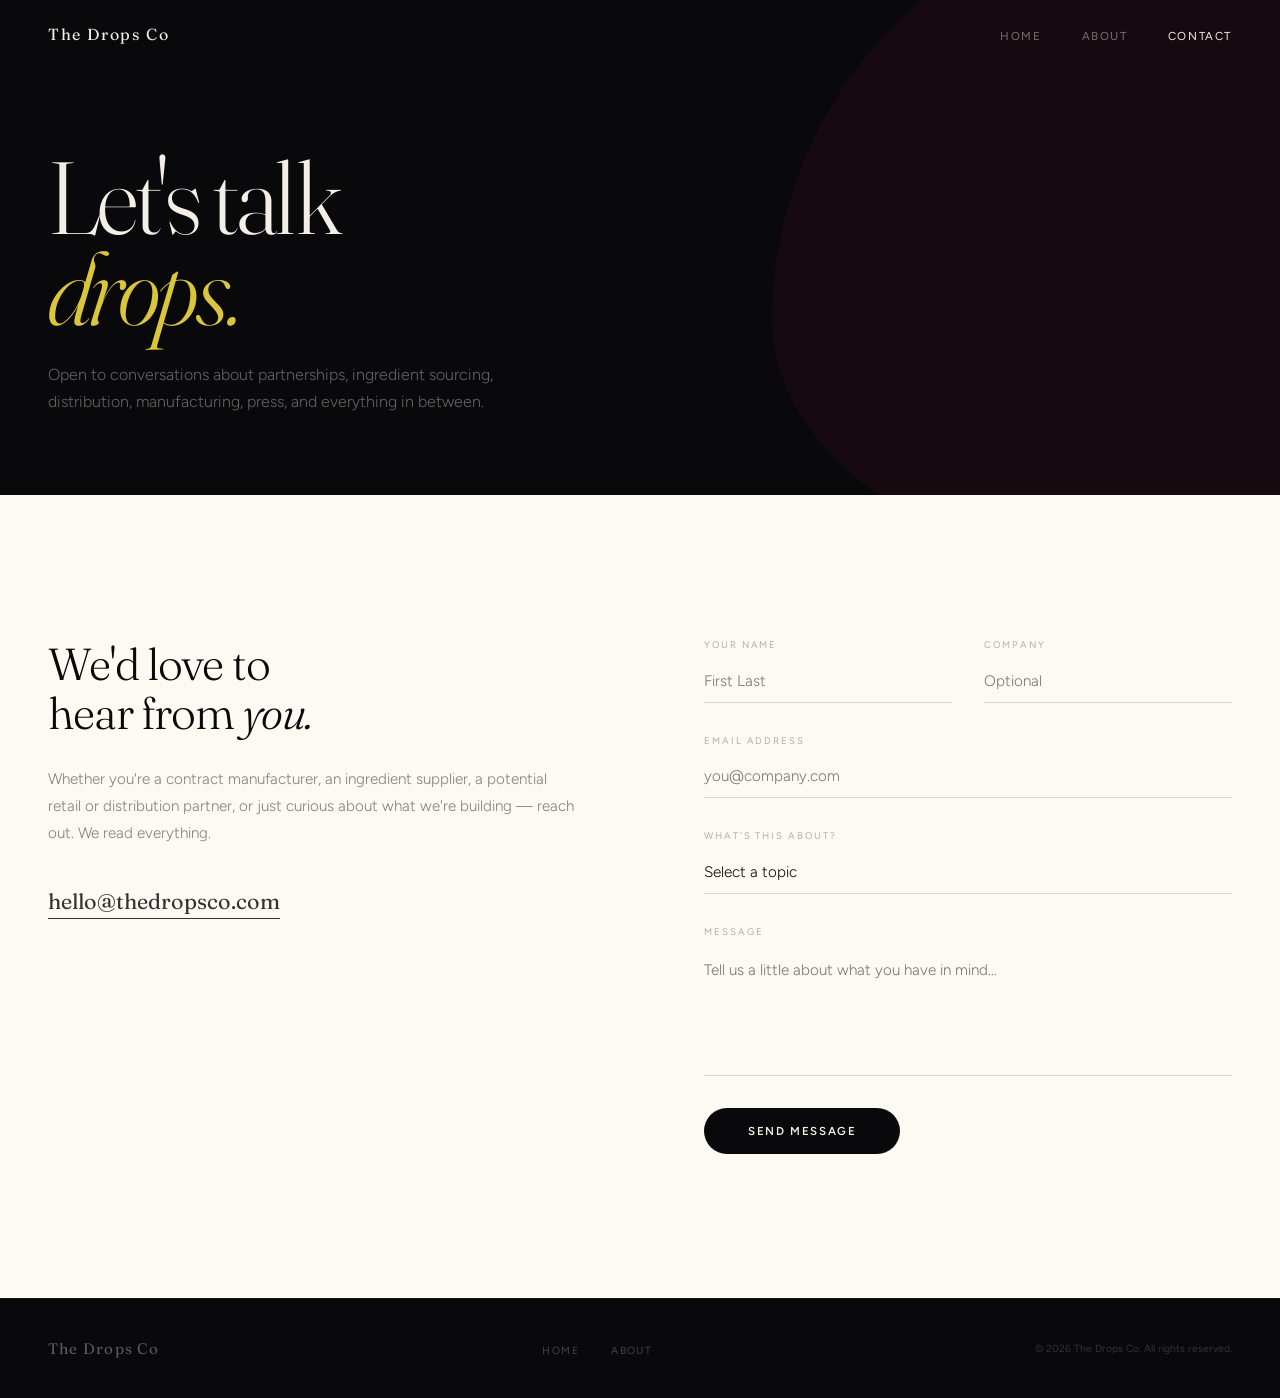
<file: contact.html>
<!DOCTYPE html>
<html lang="en">
<head>
  <!-- Google Tag Manager -->
    <script>(function (w, d, s, l, i) {
            w[l] = w[l] || []; w[l].push({
                'gtm.start':
                    new Date().getTime(), event: 'gtm.js'
            }); var f = d.getElementsByTagName(s)[0],
                j = d.createElement(s), dl = l != 'dataLayer' ? '&l=' + l : ''; j.async = true; j.src =
                    'https://www.googletagmanager.com/gtm.js?id=' + i + dl; f.parentNode.insertBefore(j, f);
        })(window, document, 'script', 'dataLayer', 'GTM-PZGMQ93J');</script>
    <!-- End Google Tag Manager -->
  <meta charset="UTF-8"/>
  <meta name="viewport" content="width=device-width,initial-scale=1.0"/>
  <title>Contact — The Drops Co</title>
  <meta name="description" content="Get in touch with The Drops Co."/>
  <link rel="preconnect" href="https://fonts.googleapis.com"/>
  <link rel="preconnect" href="https://fonts.gstatic.com" crossorigin/>
  <link rel="stylesheet" href="style.css"/>
</head>
<body>

<nav id="nav">
  <a class="nav-logo" href="index.html">The Drops Co</a>
  <ul class="nav-links">
    <li><a href="index.html">Home</a></li>
    <li><a href="about.html">About</a></li>
    <li><a href="contact.html" class="active">Contact</a></li>
  </ul>
</nav>

<div class="page-hero">
  <div class="page-hero-deco" style="background:var(--raspberry)"></div>
  <h1>Let's talk<br/><em>drops.</em></h1>
  <p class="page-hero-sub">
    Open to conversations about partnerships, ingredient sourcing, distribution,
    manufacturing, press, and everything in between.
  </p>
</div>

<section class="contact-section">
  <div class="contact-info reveal">
    <h2>We'd love to<br/>hear from <em>you.</em></h2>
    <p>
      Whether you're a contract manufacturer, an ingredient supplier, a potential
      retail or distribution partner, or just curious about what we're building —
      reach out. We read everything.
    </p>
    <div class="contact-email">
      <a href="mailto:hello@thedropsco.com">hello@thedropsco.com</a>
    </div>
  </div>

  <form class="contact-form reveal reveal-d1" id="contact-form" onsubmit="handleSubmit(event)" novalidate>
    <div class="form-row">
      <div class="form-group">
        <label for="name">Your name</label>
        <input type="text" id="name" name="name" placeholder="First Last" required/>
      </div>
      <div class="form-group">
        <label for="company">Company</label>
        <input type="text" id="company" name="company" placeholder="Optional"/>
      </div>
    </div>

    <div class="form-group">
      <label for="email">Email address</label>
      <input type="email" id="email" name="email" placeholder="you@company.com" required/>
    </div>

    <div class="form-group">
      <label for="topic">What's this about?</label>
      <select id="topic" name="topic">
        <option value="" disabled selected>Select a topic</option>
        <option>Contract Manufacturing</option>
        <option>Ingredient Supply</option>
        <option>Distribution &amp; Retail</option>
        <option>Brand Partnership</option>
        <option>Press &amp; Media</option>
        <option>Something else</option>
      </select>
    </div>

    <div class="form-group">
      <label for="message">Message</label>
      <textarea id="message" name="message" placeholder="Tell us a little about what you have in mind…" required></textarea>
    </div>

    <button type="submit" class="btn-submit" id="contact-submit">Send message</button>

    <div id="contact-success" style="display:none;font-size:.9rem;opacity:.55;font-weight:300;line-height:1.7;margin-top:.5rem">
      Message received. We'll be in touch shortly.
    </div>
  </form>
</section>

<footer>
  <span class="footer-logo">The Drops Co</span>
  <ul class="footer-links">
    <li><a href="index.html">Home</a></li>
    <li><a href="about.html">About</a></li>
  </ul>
  <span class="footer-copy">© 2026 The Drops Co. All rights reserved.</span>
</footer>

<script>
const nav = document.getElementById('nav');
window.addEventListener('scroll', () => {
  nav.classList.toggle('scrolled', window.scrollY > 60);
}, { passive: true });

const revealEls = document.querySelectorAll('.reveal');
const obs = new IntersectionObserver((entries) => {
  entries.forEach(e => { if (e.isIntersecting) { e.target.classList.add('visible'); obs.unobserve(e.target); } });
}, { threshold: 0.12 });
revealEls.forEach(el => obs.observe(el));

function handleSubmit(e) {
  e.preventDefault();
  const btn = document.getElementById('contact-submit');
  btn.textContent = 'Sending…';
  btn.disabled = true;
  setTimeout(() => {
    document.getElementById('contact-form').reset();
    btn.style.display = 'none';
    document.getElementById('contact-success').style.display = 'block';
  }, 1000);
}
</script>
</body>
</html>
</file>
<file: style.css>
@import url('https://fonts.googleapis.com/css2?family=Fraunces:ital,opsz,wght@0,9..144,300;0,9..144,400;0,9..144,600;1,9..144,300;1,9..144,400;1,9..144,600&family=Figtree:wght@300;400;500;600&display=swap');

:root {
  --black:     #09080A;
  --off-white: #F3EFE7;
  --cream:     #FDFAF3;
  --mid:       #131114;
  --yellow:    #D9C63A;
  --orange:    #DF5C22;
  --raspberry: #C73360;
  --rose:      #D9818A;
  --ff-d: 'Fraunces', Georgia, serif;
  --ff-b: 'Figtree', sans-serif;
  --spring: cubic-bezier(0.34,1.56,0.64,1);
  --smooth: cubic-bezier(0.4,0,0.2,1);
}

*,*::before,*::after{box-sizing:border-box;margin:0;padding:0}
html{scroll-behavior:smooth}
body{font-family:var(--ff-b);background:var(--black);color:var(--off-white);-webkit-font-smoothing:antialiased;overflow-x:hidden}
a{text-decoration:none;color:inherit}
button{font-family:var(--ff-b);cursor:pointer}

/* NAV */
nav{position:fixed;top:0;left:0;right:0;z-index:300;display:flex;align-items:center;justify-content:space-between;padding:1.5rem 3rem;transition:background .4s var(--smooth),padding .3s}
nav.scrolled{background:rgba(9,8,10,.97);padding:1rem 3rem;backdrop-filter:blur(12px);border-bottom:1px solid rgba(255,255,255,.04)}
.nav-logo{font-family:var(--ff-d);font-weight:400;font-size:1rem;letter-spacing:.1em}
.nav-links{display:flex;gap:2.5rem;list-style:none}
.nav-links a{font-size:.72rem;letter-spacing:.14em;text-transform:uppercase;opacity:.45;transition:opacity .2s}
.nav-links a:hover,.nav-links a.active{opacity:1}

/* HERO */
.hero{min-height:100vh;display:grid;grid-template-columns:1fr 1fr;overflow:hidden;position:relative}
.hero-text{display:flex;flex-direction:column;justify-content:center;padding:9rem 3rem 5rem;position:relative;z-index:2}
.hero-eyebrow{font-size:.65rem;letter-spacing:.22em;text-transform:uppercase;opacity:.3;margin-bottom:2rem;font-weight:400}
.hero-headline{font-family:var(--ff-d);font-size:clamp(3.8rem,5.5vw,6.5rem);font-weight:300;line-height:.92;letter-spacing:-.03em;margin-bottom:2.5rem}
.hero-headline em{font-style:italic;color:var(--yellow)}
.hero-sub{font-size:1rem;line-height:1.75;opacity:.5;max-width:400px;font-weight:300;margin-bottom:3rem}
.hero-tagline{font-family:var(--ff-d);font-style:italic;font-size:.95rem;opacity:.22}

.hero-blobs{display:grid;grid-template-columns:1fr 1fr;gap:1.2rem;padding:9rem 3rem 5rem 1rem;align-content:center}
.blob{border-radius:60% 40% 30% 70%/60% 30% 70% 40%;aspect-ratio:1;width:100%;max-width:220px;margin:auto;display:flex;flex-direction:column;align-items:center;justify-content:center;padding:1.5rem;text-align:center;transition:transform .4s var(--spring),box-shadow .4s;cursor:default}
.blob:hover{transform:scale(1.06);box-shadow:0 30px 60px rgba(0,0,0,.4)}
.blob-1{background:var(--yellow);color:var(--black);animation:morph1 10s ease-in-out infinite}
.blob-2{background:var(--orange);color:var(--off-white);animation:morph2 12s ease-in-out infinite}
.blob-3{background:var(--raspberry);color:var(--off-white);animation:morph3 9s ease-in-out infinite}
.blob-4{background:var(--rose);color:var(--black);animation:morph4 11s ease-in-out infinite}
.blob-name{font-family:var(--ff-d);font-size:.88rem;font-weight:600;margin-bottom:.35rem;line-height:1.2}
.blob-flavor{font-size:.58rem;letter-spacing:.1em;text-transform:uppercase;opacity:.65}

@keyframes morph1{0%,100%{border-radius:60% 40% 30% 70%/60% 30% 70% 40%}33%{border-radius:30% 60% 70% 40%/50% 60% 30% 60%}66%{border-radius:40% 60% 40% 60%/70% 30% 70% 30%}}
@keyframes morph2{0%,100%{border-radius:40% 60% 70% 30%/50% 40% 60% 50%}33%{border-radius:60% 40% 30% 70%/40% 60% 40% 60%}66%{border-radius:70% 30% 40% 60%/30% 70% 50% 50%}}
@keyframes morph3{0%,100%{border-radius:70% 30% 50% 50%/40% 50% 50% 60%}50%{border-radius:40% 60% 30% 70%/60% 40% 60% 40%}}
@keyframes morph4{0%,100%{border-radius:30% 70% 60% 40%/60% 40% 60% 40%}40%{border-radius:60% 40% 40% 60%/40% 60% 40% 60%}80%{border-radius:50% 50% 70% 30%/50% 70% 30% 50%}}

/* WHO WE ARE */
.section-who{background:var(--cream);color:var(--black);padding:9rem 3rem;display:grid;grid-template-columns:240px 1fr;gap:5rem;align-items:start}
.section-label{font-size:.62rem;letter-spacing:.22em;text-transform:uppercase;opacity:.3;position:sticky;top:5rem;padding-top:.4rem}
.who-content h2{font-family:var(--ff-d);font-size:clamp(2rem,3.8vw,3.8rem);font-weight:300;line-height:1.05;letter-spacing:-.025em;margin-bottom:2rem}
.who-content h2 em{font-style:italic}
.who-content p{font-size:1.05rem;line-height:1.85;opacity:.55;max-width:580px;font-weight:300;margin-bottom:1.25rem}

/* PRODUCTS */
.section-products{background:var(--black);padding:9rem 3rem;transition:background .6s var(--smooth)}
.products-header{margin-bottom:4rem}
.products-header h2{font-family:var(--ff-d);font-size:clamp(2rem,3.5vw,3rem);font-weight:300;letter-spacing:-.025em}
.products-header h2 em{font-style:italic}
.products-layout{display:grid;grid-template-columns:260px 1fr;gap:4rem;align-items:start}

.products-tabs{display:flex;flex-direction:column;position:sticky;top:6rem}
.tab-btn{background:none;border:none;border-left:2px solid rgba(255,255,255,.08);padding:1.5rem 1.5rem 1.5rem 1.75rem;text-align:left;display:flex;flex-direction:column;gap:.4rem;transition:border-color .3s,background .3s;cursor:pointer}
.tab-btn:hover{background:rgba(255,255,255,.03)}
.tab-btn.active{border-left-color:var(--accent);background:rgba(255,255,255,.03)}
.tab-num{font-size:.58rem;letter-spacing:.2em;text-transform:uppercase;opacity:.3;font-weight:400;transition:opacity .3s}
.tab-btn.active .tab-num{opacity:.6;color:var(--accent)}
.tab-name{font-family:var(--ff-d);font-size:1.1rem;font-weight:400;opacity:.42;transition:opacity .3s;letter-spacing:-.01em;color:var(--off-white)}
.tab-btn.active .tab-name{opacity:1}

.products-panels{position:relative;min-height:400px}
.product-panel{display:none;animation:panelIn .4s var(--smooth) both}
.product-panel.active{display:block}
@keyframes panelIn{from{opacity:0;transform:translateY(14px)}to{opacity:1;transform:translateY(0)}}

.panel-moment{font-family:var(--ff-d);font-size:clamp(1.7rem,2.8vw,2.6rem);font-weight:300;line-height:1.18;letter-spacing:-.02em;margin-bottom:2.5rem}
.panel-moment em{font-style:italic;color:var(--accent)}

.panel-helps{margin-bottom:2.25rem}
.panel-helps-label{font-size:.6rem;letter-spacing:.22em;text-transform:uppercase;opacity:.32;margin-bottom:.9rem}
.panel-helps-list{display:flex;flex-wrap:wrap;gap:.55rem;list-style:none}
.panel-helps-list li{background:rgba(255,255,255,.07);border:1px solid rgba(255,255,255,.1);border-radius:2rem;padding:.5rem 1rem;font-size:.8rem;font-weight:300;transition:background .25s}
.panel-helps-list li:hover{background:rgba(255,255,255,.13)}

.panel-meta{display:flex;gap:3rem;margin-bottom:2.5rem;flex-wrap:wrap}
.panel-meta-label{font-size:.58rem;letter-spacing:.2em;text-transform:uppercase;opacity:.28;margin-bottom:.3rem}
.panel-meta-value{font-size:.92rem;font-weight:300;opacity:.75}

.accordion{border-top:1px solid rgba(255,255,255,.08);margin-bottom:2.5rem}
.accordion-trigger{width:100%;background:none;border:none;border-bottom:1px solid rgba(255,255,255,.08);padding:1.25rem 0;display:flex;align-items:center;justify-content:space-between;color:var(--off-white);cursor:pointer;transition:opacity .2s}
.accordion-trigger:hover{opacity:.65}
.accordion-trigger-label{font-size:.68rem;letter-spacing:.18em;text-transform:uppercase;font-weight:400;opacity:.5}
.accordion-chevron{width:18px;height:18px;opacity:.4;transition:transform .35s var(--smooth);flex-shrink:0}
.accordion.open .accordion-chevron{transform:rotate(180deg)}
.accordion-body{max-height:0;overflow:hidden;transition:max-height .5s var(--smooth)}
.accordion.open .accordion-body{max-height:900px}

.ingredients-list{padding:1.5rem 0 2rem;display:flex;flex-direction:column}
.ingredient-row{display:grid;grid-template-columns:1fr 1fr;gap:.75rem 3rem;padding:1.1rem 0;border-bottom:1px solid rgba(255,255,255,.05);align-items:start}
.ingredient-row:last-child{border-bottom:none}
.ingredient-name{font-size:.88rem;font-weight:400;opacity:.9;line-height:1.4}
.ingredient-form{font-size:.72rem;opacity:.3;font-weight:300;margin-top:.2rem}
.ingredient-benefit{font-size:.8rem;opacity:.48;font-weight:300;line-height:1.6}

.btn-buy{display:inline-flex;align-items:center;gap:.75rem;background:var(--accent);color:var(--black);border:none;padding:1.1rem 2.5rem;font-size:.76rem;font-weight:600;letter-spacing:.12em;text-transform:uppercase;cursor:pointer;border-radius:3rem;transition:transform .3s var(--spring),box-shadow .3s}
.btn-buy:hover{transform:translateY(-3px);box-shadow:0 16px 40px rgba(0,0,0,.4)}
.btn-buy svg{width:15px;height:15px}

/* MODAL */
.modal-overlay{position:fixed;inset:0;background:rgba(9,8,10,.88);backdrop-filter:blur(10px);-webkit-backdrop-filter:blur(10px);z-index:500;display:flex;align-items:center;justify-content:center;padding:1.5rem;opacity:0;pointer-events:none;transition:opacity .3s var(--smooth)}
.modal-overlay.open{opacity:1;pointer-events:all}
.modal{background:var(--cream);color:var(--black);border-radius:1.5rem;padding:3rem;max-width:460px;width:100%;position:relative;transform:translateY(24px) scale(.97);transition:transform .4s var(--spring)}
.modal-overlay.open .modal{transform:translateY(0) scale(1)}
.modal-close{position:absolute;top:1.5rem;right:1.5rem;background:none;border:none;cursor:pointer;opacity:.3;transition:opacity .2s;padding:.25rem;line-height:0}
.modal-close:hover{opacity:.7}
.modal-close svg{width:20px;height:20px}
.modal-accent-dot{width:10px;height:10px;border-radius:50%;margin-bottom:1.5rem}
.modal h2{font-family:var(--ff-d);font-size:1.85rem;font-weight:300;line-height:1.15;letter-spacing:-.02em;margin-bottom:.65rem}
.modal h2 em{font-style:italic}
.modal-sub{font-size:.88rem;line-height:1.7;opacity:.48;font-weight:300;margin-bottom:.75rem}
.modal-product-tag{display:inline-block;font-size:.6rem;letter-spacing:.16em;text-transform:uppercase;opacity:.42;border:1px solid rgba(0,0,0,.15);padding:.4rem .9rem;border-radius:2rem;margin-bottom:1.75rem}
.modal-form{display:flex;flex-direction:column;gap:1.5rem}
.modal-field{display:flex;flex-direction:column;gap:.5rem}
.modal-field label{font-size:.58rem;letter-spacing:.2em;text-transform:uppercase;opacity:.32}
.modal-field input{background:transparent;border:none;border-bottom:1px solid rgba(0,0,0,.16);padding:.75rem 0;font-family:var(--ff-b);font-size:1rem;font-weight:300;color:var(--black);outline:none;transition:border-color .25s;width:100%}
.modal-field input:focus{border-bottom-color:var(--black)}
.modal-field input::placeholder{opacity:.3}
.modal-submit{background:var(--black);color:var(--off-white);border:none;padding:1rem 2rem;font-family:var(--ff-b);font-size:.72rem;font-weight:600;letter-spacing:.14em;text-transform:uppercase;cursor:pointer;border-radius:3rem;width:100%;transition:opacity .25s,transform .25s var(--spring);margin-top:.5rem}
.modal-submit:hover{opacity:.72;transform:translateY(-2px)}
.modal-submit:disabled{opacity:.45;cursor:not-allowed;transform:none}
.modal-success{display:none;text-align:center;padding:2rem 0 1rem}
.modal-success-icon{width:46px;height:46px;border-radius:50%;display:flex;align-items:center;justify-content:center;margin:0 auto 1.25rem}
.modal-success h3{font-family:var(--ff-d);font-size:1.5rem;font-weight:300;margin-bottom:.75rem;letter-spacing:-.01em}
.modal-success p{font-size:.88rem;opacity:.48;font-weight:300;line-height:1.7}

/* INTERIOR PAGE HERO */
.page-hero{min-height:55vh;display:flex;flex-direction:column;justify-content:flex-end;padding:9rem 3rem 5rem;position:relative;overflow:hidden}
.page-hero h1{font-family:var(--ff-d);font-size:clamp(3.5rem,8vw,8rem);font-weight:300;line-height:.88;letter-spacing:-.035em;position:relative;z-index:2}
.page-hero h1 em{font-style:italic;color:var(--yellow)}
.page-hero-deco{position:absolute;width:55vw;height:55vw;max-width:700px;max-height:700px;border-radius:60% 40% 30% 70%/60% 30% 70% 40%;opacity:.07;right:-15%;top:-20%;pointer-events:none;animation:morph1 14s ease-in-out infinite}
.page-hero-sub{font-size:1rem;opacity:.4;font-weight:300;margin-top:1.75rem;max-width:480px;line-height:1.7;position:relative;z-index:2}

/* ABOUT */
.about-section{background:var(--cream);color:var(--black);padding:9rem 3rem}
.about-intro{display:grid;grid-template-columns:1fr 1fr;gap:7rem;margin-bottom:8rem;align-items:start}
.about-intro h2{font-family:var(--ff-d);font-size:clamp(2rem,3.5vw,3.2rem);font-weight:300;line-height:1.1;letter-spacing:-.025em}
.about-intro h2 em{font-style:italic}
.about-intro-body p{font-size:1.05rem;line-height:1.85;opacity:.58;font-weight:300;margin-bottom:1.25rem}
.differentiators{display:grid;grid-template-columns:repeat(3,1fr);border-top:1px solid rgba(0,0,0,.1)}
.diff-item{padding:3rem 2.5rem 3rem 0;border-right:1px solid rgba(0,0,0,.1)}
.diff-item:last-child{border-right:none}
.diff-item:not(:first-child){padding-left:2.5rem}
.diff-num{font-size:.6rem;letter-spacing:.22em;text-transform:uppercase;opacity:.26;margin-bottom:1.25rem}
.diff-title{font-family:var(--ff-d);font-size:1.5rem;font-weight:600;margin-bottom:.85rem;letter-spacing:-.01em}
.diff-text{font-size:.9rem;line-height:1.75;opacity:.52;font-weight:300}
.phase-strip{background:var(--black);padding:8rem 3rem}
.phase-strip-header{margin-bottom:4rem}
.phase-strip-header h2{font-family:var(--ff-d);font-size:clamp(1.8rem,3vw,2.8rem);font-weight:300;letter-spacing:-.02em}
.phase-strip-header h2 em{font-style:italic}
.phase-grid{display:grid;grid-template-columns:repeat(3,1fr);gap:1rem}
.phase-item{padding:2.5rem;border:1px solid rgba(255,255,255,.08);border-radius:1rem;transition:border-color .3s,background .3s}
.phase-item:hover{border-color:rgba(255,255,255,.2);background:rgba(255,255,255,.03)}
.phase-tag{font-size:.6rem;letter-spacing:.22em;text-transform:uppercase;opacity:.3;margin-bottom:1.25rem}
.phase-title{font-family:var(--ff-d);font-size:1.2rem;font-weight:400;margin-bottom:.85rem;letter-spacing:-.01em}
.phase-desc{font-size:.88rem;opacity:.4;line-height:1.65;font-weight:300}

/* CONTACT */
.contact-section{background:var(--cream);color:var(--black);padding:9rem 3rem;display:grid;grid-template-columns:1fr 1fr;gap:8rem;align-items:start}
.contact-info h2{font-family:var(--ff-d);font-size:clamp(2rem,3.5vw,3rem);font-weight:300;line-height:1.1;letter-spacing:-.025em;margin-bottom:1.75rem}
.contact-info h2 em{font-style:italic}
.contact-info p{font-size:.95rem;line-height:1.8;opacity:.5;font-weight:300;margin-bottom:2.5rem}
.contact-email a{font-family:var(--ff-d);font-size:1.35rem;font-weight:400;color:var(--black);border-bottom:1px solid var(--black);padding-bottom:.2rem;opacity:.82;transition:opacity .2s}
.contact-email a:hover{opacity:.38}
.contact-form{display:flex;flex-direction:column;gap:2rem}
.form-row{display:grid;grid-template-columns:1fr 1fr;gap:2rem}
.form-group{display:flex;flex-direction:column;gap:.6rem}
.form-group label{font-size:.6rem;letter-spacing:.2em;text-transform:uppercase;opacity:.3}
.form-group input,.form-group textarea,.form-group select{background:transparent;border:none;border-bottom:1px solid rgba(0,0,0,.14);padding:.75rem 0;font-family:var(--ff-b);font-size:.95rem;font-weight:300;color:var(--black);outline:none;transition:border-color .25s;width:100%;-webkit-appearance:none}
.form-group input:focus,.form-group textarea:focus,.form-group select:focus{border-bottom-color:var(--black)}
.form-group textarea{resize:none;height:130px;line-height:1.6}
.btn-submit{align-self:flex-start;background:var(--black);color:var(--off-white);border:none;padding:1rem 2.75rem;font-size:.72rem;font-weight:600;letter-spacing:.14em;text-transform:uppercase;cursor:pointer;border-radius:3rem;transition:transform .25s var(--spring),opacity .25s}
.btn-submit:hover{transform:translateY(-3px);opacity:.72}

/* FOOTER */
footer{background:var(--black);border-top:1px solid rgba(255,255,255,.05);padding:2.5rem 3rem;display:flex;align-items:center;justify-content:space-between}
.footer-logo{font-family:var(--ff-d);font-size:.95rem;letter-spacing:.08em;opacity:.35}
.footer-links{display:flex;gap:2rem;list-style:none}
.footer-links a{font-size:.65rem;letter-spacing:.14em;text-transform:uppercase;opacity:.26;transition:opacity .2s}
.footer-links a:hover{opacity:.65}
.footer-copy{font-size:.65rem;opacity:.18}

/* SCROLL REVEAL */
.reveal{opacity:0;transform:translateY(22px);transition:opacity .7s var(--smooth),transform .7s var(--smooth)}
.reveal.visible{opacity:1;transform:translateY(0)}
.reveal-d1{transition-delay:.1s}
.reveal-d2{transition-delay:.2s}
.reveal-d3{transition-delay:.3s}

/* RESPONSIVE */
@media(max-width:1024px){
  .products-layout{grid-template-columns:1fr;gap:0}
  .products-tabs{flex-direction:row;overflow-x:auto;position:static;border-bottom:1px solid rgba(255,255,255,.08);margin-bottom:3rem;scrollbar-width:none}
  .products-tabs::-webkit-scrollbar{display:none}
  .tab-btn{border-left:none;border-bottom:2px solid transparent;padding:1rem 1.25rem;flex-direction:row;gap:.75rem;align-items:center;white-space:nowrap}
  .tab-btn.active{border-bottom-color:var(--accent)}
  .tab-num{display:none}
  .about-intro{gap:3rem}
}
@media(max-width:900px){
  nav{padding:1.25rem 1.5rem}
  nav.scrolled{padding:.9rem 1.5rem}
  .hero{grid-template-columns:1fr}
  .hero-text{padding:8rem 1.75rem 3rem}
  .hero-blobs{padding:0 1.75rem 5rem;gap:.85rem}
  .blob{max-width:160px}
  .section-who{grid-template-columns:1fr;gap:1.5rem;padding:6rem 1.75rem}
  .section-label{position:static}
  .section-products{padding:6rem 1.75rem}
  .ingredient-row{grid-template-columns:1fr;gap:.3rem}
  .ingredient-benefit{margin-bottom:.5rem}
  .about-section{padding:6rem 1.75rem}
  .about-intro{grid-template-columns:1fr;margin-bottom:4rem}
  .differentiators{grid-template-columns:1fr}
  .diff-item{border-right:none;border-top:1px solid rgba(0,0,0,.08);padding:2.5rem 0!important}
  .diff-item:first-child{border-top:none}
  .phase-strip{padding:6rem 1.75rem}
  .phase-grid{grid-template-columns:1fr}
  .contact-section{grid-template-columns:1fr;gap:3.5rem;padding:6rem 1.75rem}
  .form-row{grid-template-columns:1fr;gap:1.5rem}
  footer{flex-direction:column;gap:1.25rem;text-align:center;padding:2rem 1.5rem}
  .page-hero{padding:8rem 1.75rem 4rem}
  .modal{padding:2.25rem 1.75rem}
}
@media(max-width:600px){
  .nav-links{gap:1.25rem}
  .hero-blobs{grid-template-columns:1fr 1fr}
}
</file>
<file: article-page.css>
/* ============================================================
   The Explorer's Table — Article Reading Experience
   Palette reference: warm cream bg, white card, deep charcoal
   text, rich maroon accent, muted gray secondary text.
   ============================================================ */

:root{
  --bg: #F7F3EC;
  --card: #FFFFFF;
  --ink: #17140F;
  --ink-soft: #3A352C;
  --muted: #7A7568;
  --muted-2: #A29C8C;
  --border: #E2DCCC;
  --border-soft: #ECE7D9;
  --maroon: #6B251A;
  --maroon-soft: #8C3A28;
  --gold: #B08A4E;
  --cream-2: #EFE9DA;
  --shadow: 0 30px 60px -30px rgba(40, 30, 15, 0.18), 0 2px 10px rgba(40,30,15,0.04);

  --font-display: 'Playfair Display', 'Georgia', serif;
  --font-serif: 'Source Serif 4', Georgia, serif;
  --font-sans: 'Inter', -apple-system, sans-serif;

  --reading-size: 1rem;
}

[data-theme="dark"]{
  --bg: #14120F;
  --card: #1D1A15;
  --ink: #F3EEE2;
  --ink-soft: #D9D2C2;
  --muted: #9C9584;
  --muted-2: #7A7568;
  --border: #34302459;
  --border-soft: #2A2620;
  --maroon: #C97A5E;
  --maroon-soft: #DB9575;
  --gold: #C7A05F;
  --cream-2: #221F19;
  --shadow: 0 30px 60px -30px rgba(0,0,0,0.6), 0 2px 10px rgba(0,0,0,0.2);
}

*{ box-sizing: border-box; }

html{ scroll-behavior: smooth; }

body{
  margin: 0;
  background: var(--bg);
  color: var(--ink);
  font-family: var(--font-sans);
  -webkit-font-smoothing: antialiased;
  transition: background .35s ease, color .35s ease;
}

/* ---------------- Reading progress bar ---------------- */
.progress-track{
  position: fixed;
  top: 0; left: 0; right: 0;
  height: 3px;
  background: transparent;
  z-index: 60;
}
.progress-fill{
  height: 100%;
  width: 0%;
  background: linear-gradient(90deg, var(--gold), var(--maroon));
  transition: width .1s linear;
}

/* ---------------- Top bar ---------------- */
.top-bar{
  position: sticky;
  top: 0;
  z-index: 50;
  background: rgba(247,243,236,0.86);
  backdrop-filter: blur(10px) saturate(120%);
  border-bottom: 1px solid var(--border);
  transition: background .35s ease, border-color .35s ease;
}
[data-theme="dark"] .top-bar{ background: rgba(20,18,15,0.86); }

.top-bar-inner{
  max-width: 1120px;
  margin: 0 auto;
  padding: 14px 28px;
  display: flex;
  align-items: center;
  justify-content: space-between;
  gap: 20px;
}

.back-link{
  display: flex;
  align-items: center;
  gap: 8px;
  color: var(--muted);
  text-decoration: none;
  font-size: 0.8rem;
  letter-spacing: 0.04em;
  font-weight: 500;
  white-space: nowrap;
  transition: color .2s ease;
}
.back-link:hover{ color: var(--maroon); }

.top-bar-center{
  flex: 1;
  display: flex;
  flex-direction: column;
  align-items: center;
  gap: 6px;
  max-width: 320px;
  margin: 0 auto;
}
.issue-label{
  font-size: 0.62rem;
  letter-spacing: 0.18em;
  color: var(--muted-2);
  font-weight: 600;
}
.issue-index{
  font-size: 0.7rem;
  letter-spacing: 0.08em;
  color: var(--ink-soft);
  font-weight: 600;
}
.issue-index .slash{ color: var(--muted-2); margin: 0 2px; }
.issue-track{
  width: 100%;
  height: 2px;
  background: var(--border);
  border-radius: 2px;
  overflow: hidden;
}
.issue-track-fill{
  display: block;
  height: 100%;
  width: 12.5%;
  background: var(--gold);
}

.top-bar-tools{
  display: flex;
  align-items: center;
  gap: 8px;
}
.tool-btn{
  display: inline-flex;
  align-items: center;
  gap: 2px;
  background: transparent;
  border: 1px solid var(--border);
  color: var(--ink-soft);
  width: 36px;
  height: 32px;
  justify-content: center;
  border-radius: 8px;
  cursor: pointer;
  font-family: var(--font-sans);
  font-size: 0.78rem;
  font-weight: 600;
  transition: all .2s ease;
}
.tool-btn .tool-sub{ font-size: 0.62rem; }
.tool-btn:hover{ border-color: var(--maroon); color: var(--maroon); }
.tool-btn.active{ background: var(--maroon); border-color: var(--maroon); color: #fff; }

/* ---------------- Hero ---------------- */
.hero{
  max-width: 780px;
  margin: 64px auto 40px;
  padding: 0 28px;
  text-align: center;
}
.hero-kicker{
  display: flex;
  align-items: center;
  justify-content: center;
  gap: 12px;
  font-size: 0.68rem;
  letter-spacing: 0.22em;
  color: var(--muted);
  font-weight: 600;
  margin-bottom: 22px;
}
.hero-kicker .line{
  width: 34px;
  height: 1px;
  background: var(--border);
  display: inline-block;
}
.hero-title{
  font-family: var(--font-display);
  font-weight: 700;
  font-size: clamp(2.2rem, 5.4vw, 3.6rem);
  line-height: 1.12;
  margin: 0 0 20px;
  color: var(--ink);
  letter-spacing: -0.01em;
}
.hero-title em{
  font-style: italic;
  font-weight: 600;
  color: var(--maroon);
}
.hero-subtitle{
  font-family: var(--font-serif);
  font-size: 1.08rem;
  color: var(--muted);
  line-height: 1.6;
  max-width: 560px;
  margin: 0 auto 26px;
}
.hero-meta{
  display: flex;
  align-items: center;
  justify-content: center;
  flex-wrap: wrap;
  gap: 10px;
  font-size: 0.78rem;
  color: var(--muted-2);
}
.meta-item{ display: inline-flex; align-items: center; gap: 6px; }
.meta-dot{ color: var(--border); }

/* ---------------- Article shell / card ---------------- */
.article-shell{
  max-width: 1120px;
  margin: 0 auto 60px;
  padding: 0 28px;
  display: grid;
  grid-template-columns: minmax(0,760px) 260px;
  gap: 40px;
  align-items: start;
}

.article-card{
  background: var(--card);
  border: 1px solid var(--border);
  border-radius: 18px;
  box-shadow: var(--shadow);
  overflow: hidden;
}

.card-topline{
  display: flex;
  align-items: center;
  justify-content: space-between;
  padding: 16px 32px;
  border-bottom: 1px solid var(--border-soft);
  background: var(--cream-2);
}
.card-topline-left{
  font-size: 0.72rem;
  letter-spacing: 0.06em;
  color: var(--muted);
  display: flex;
  align-items: center;
  gap: 8px;
  font-weight: 600;
}
.card-topline-center{ display:flex; align-items:center; }
.progress-label{
  font-size: 0.68rem;
  letter-spacing: 0.1em;
  color: var(--muted-2);
  font-weight: 600;
}
.listen-btn{
  border: 1px solid var(--border);
  background: transparent;
  color: var(--ink-soft);
  font-size: 0.72rem;
  font-weight: 600;
  letter-spacing: 0.03em;
  padding: 7px 14px;
  border-radius: 20px;
  cursor: pointer;
  display: flex;
  align-items: center;
  gap: 7px;
  transition: all .2s ease;
}
.listen-btn:hover{ border-color: var(--maroon); color: var(--maroon); }
.listen-btn.playing{ background: var(--maroon); border-color: var(--maroon); color: #fff; }

/* ---------------- Article body typography ---------------- */
.article-body{
  padding: 52px 60px 20px;
  font-family: var(--font-serif);
  color: var(--ink-soft);
  line-height: 1.85;
  font-size: var(--reading-size);
  transition: font-size .2s ease;
}

.article-body p{
  margin: 0 0 1.5em;
  font-size: 1.08em;
}

.article-body .lede{
  font-size: 1.25em;
  color: var(--ink);
  font-weight: 500;
}

.article-body h2{
  font-family: var(--font-display);
  font-size: 1.7em;
  font-weight: 700;
  color: var(--ink);
  margin: 1.8em 0 0.8em;
  line-height: 1.3;
  scroll-margin-top: 100px;
}
.article-body h2::before{
  content: "";
  display: block;
  width: 40px;
  height: 3px;
  background: var(--maroon);
  margin-bottom: 14px;
  border-radius: 3px;
}

.article-body sup.src{
  font-size: 0.6em;
  color: var(--gold);
  font-weight: 700;
  margin-left: 1px;
  cursor: help;
}

.article-body blockquote{
  margin: 2em 0;
  padding: 8px 0 8px 28px;
  border-left: 3px solid var(--maroon);
  font-family: var(--font-display);
  font-style: italic;
  font-size: 1.3em;
  color: var(--ink);
  line-height: 1.5;
}
.article-body blockquote p{ margin: 0; }

.pull-figure{
  margin: 2.4em 0;
  padding: 30px 36px;
  background: var(--cream-2);
  border-radius: 12px;
  text-align: center;
  border: 1px solid var(--border-soft);
}
.pull-text{
  margin: 0;
  font-family: var(--font-display);
  font-style: italic;
  font-weight: 600;
  font-size: 1.35em;
  color: var(--maroon);
  line-height: 1.45;
}

.closing-line{
  font-family: var(--font-display);
  font-style: italic;
  font-size: 1.25em;
  color: var(--ink);
  text-align: center;
  margin: 1.6em 0 0.4em;
}

.tts-word{transition:background-color .12s ease,color .12s ease;}
.tts-word.is-speaking{background:var(--gold);color:var(--ink);border-radius:2px;box-shadow:0 0 0 2px var(--gold);}

.section-divider{
  border: none;
  border-top: 1px solid var(--border);
  margin: 3em 0;
}

/* ---------------- Series subscribe box ---------------- */
.series-box{
  background: var(--cream-2);
  border: 1px solid var(--border-soft);
  border-radius: 14px;
  padding: 32px 34px;
  margin-bottom: 2.5em;
}
.series-kicker{
  display: block;
  font-family: var(--font-sans);
  font-size: 0.66rem;
  letter-spacing: 0.18em;
  color: var(--maroon);
  font-weight: 700;
  margin-bottom: 14px;
}
.series-box p{
  font-size: 1em;
  color: var(--ink-soft);
}
.subscribe-form{
  display: flex;
  gap: 10px;
  margin-top: 6px;
  flex-wrap: wrap;
}
.subscribe-form input{
  flex: 1;
  min-width: 200px;
  padding: 12px 16px;
  border: 1px solid var(--border);
  border-radius: 8px;
  font-family: var(--font-sans);
  font-size: 0.9rem;
  background: var(--card);
  color: var(--ink);
}
.subscribe-form input:focus{ outline: none; border-color: var(--maroon); }
.subscribe-form button{
  background: var(--maroon);
  color: #fff;
  border: none;
  padding: 12px 22px;
  border-radius: 8px;
  font-family: var(--font-sans);
  font-weight: 600;
  font-size: 0.88rem;
  cursor: pointer;
  display: flex;
  align-items: center;
  gap: 8px;
  transition: background .2s ease;
  white-space: nowrap;
}
.subscribe-form button:hover{ background: var(--maroon-soft); }
.subscribe-note{
  font-family: var(--font-sans);
  font-size: 0.76rem;
  color: var(--muted-2);
  margin: 10px 0 0;
}

/* ---------------- Sources / footnotes ---------------- */
.sources{
  font-family: var(--font-sans);
}
.sources-toggle{
  width: 100%;
  display: flex;
  align-items: center;
  justify-content: space-between;
  background: transparent;
  border: 1px solid var(--border);
  border-radius: 10px;
  padding: 14px 18px;
  cursor: pointer;
  font-size: 0.82rem;
  font-weight: 600;
  color: var(--ink-soft);
  letter-spacing: 0.02em;
}
.sources-toggle i{ transition: transform .25s ease; color: var(--muted); }
.sources-toggle[aria-expanded="true"] i{ transform: rotate(180deg); }
.sources-list{
  list-style: none;
  counter-reset: src-counter;
  padding: 0;
  margin: 0;
  max-height: 0;
  overflow: hidden;
  transition: max-height .3s ease;
}
.sources-list.open{ max-height: 600px; margin-top: 14px; }
.sources-list li{
  counter-increment: src-counter;
  position: relative;
  padding: 10px 0 10px 34px;
  font-size: 0.82rem;
  color: var(--muted);
  border-top: 1px solid var(--border-soft);
  line-height: 1.5;
}
.sources-list li:first-child{ border-top: none; }
.sources-list li::before{
  content: counter(src-counter);
  position: absolute;
  left: 0;
  top: 10px;
  width: 20px;
  height: 20px;
  border-radius: 50%;
  background: var(--cream-2);
  color: var(--maroon);
  font-size: 0.68rem;
  font-weight: 700;
  display: flex;
  align-items: center;
  justify-content: center;
}

/* ---------------- Bottom action bar ---------------- */
.card-bottomline{
  display: flex;
  align-items: center;
  justify-content: space-between;
  padding: 20px 32px;
  border-top: 1px solid var(--border-soft);
  background: var(--cream-2);
  flex-wrap: wrap;
  gap: 14px;
}
.reaction-group{ display: flex; gap: 10px; }
.reaction-btn{
  display: flex;
  align-items: center;
  gap: 8px;
  background: var(--card);
  border: 1px solid var(--border);
  border-radius: 20px;
  padding: 8px 16px;
  cursor: pointer;
  font-family: var(--font-sans);
  font-size: 0.8rem;
  font-weight: 600;
  color: var(--ink-soft);
  transition: all .2s ease;
}
.reaction-btn:hover{ border-color: var(--maroon); color: var(--maroon); }
.reaction-btn.active{ background: var(--maroon); border-color: var(--maroon); color: #fff; }
.reaction-btn.active i{ color: #fff; }
.reaction-btn i{ color: var(--muted); font-size: 0.85rem; }

.share-group{ display: flex; align-items: center; gap: 8px; }
.share-label{
  font-size: 0.72rem;
  letter-spacing: 0.08em;
  color: var(--muted-2);
  font-weight: 600;
  margin-right: 4px;
}
.icon-circle{
  width: 34px;
  height: 34px;
  border-radius: 50%;
  border: 1px solid var(--border);
  background: var(--card);
  color: var(--ink-soft);
  display: flex;
  align-items: center;
  justify-content: center;
  cursor: pointer;
  font-size: 0.82rem;
  transition: all .2s ease;
}
.icon-circle:hover{ border-color: var(--maroon); color: var(--maroon); }

/* ---------------- Table of contents rail ---------------- */
.toc-rail{ position: relative; }
.toc-card{
  position: sticky;
  top: 96px;
  background: var(--card);
  border: 1px solid var(--border);
  border-radius: 14px;
  padding: 24px;
  box-shadow: var(--shadow);
}
.toc-title{
  display: block;
  font-size: 0.66rem;
  letter-spacing: 0.14em;
  color: var(--muted-2);
  font-weight: 700;
  margin-bottom: 16px;
}
#tocList{
  list-style: none;
  padding: 0;
  margin: 0;
  display: flex;
  flex-direction: column;
  gap: 10px;
}
#tocList li a{
  display: block;
  font-family: var(--font-sans);
  font-size: 0.82rem;
  color: var(--muted);
  text-decoration: none;
  padding: 6px 0 6px 14px;
  border-left: 2px solid var(--border);
  line-height: 1.4;
  transition: all .2s ease;
}
#tocList li a:hover{ color: var(--maroon); }
#tocList li a.active{
  color: var(--maroon);
  border-left-color: var(--maroon);
  font-weight: 600;
}
.toc-divider{
  height: 1px;
  background: var(--border-soft);
  margin: 18px 0;
}
.toc-progress-label{
  font-size: 0.68rem;
  letter-spacing: 0.08em;
  color: var(--muted-2);
  font-weight: 600;
  display: block;
  margin-bottom: 8px;
}
.toc-progress-track{
  width: 100%;
  height: 4px;
  border-radius: 4px;
  background: var(--border-soft);
  overflow: hidden;
}
.toc-progress-fill{
  height: 100%;
  width: 0%;
  background: linear-gradient(90deg, var(--gold), var(--maroon));
  transition: width .1s linear;
}

/* ---------------- Next/prev nav ---------------- */
.next-prev{
  max-width: 1120px;
  margin: 0 auto 70px;
  padding: 0 28px;
  display: grid;
  grid-template-columns: 1fr 1fr;
  gap: 20px;
}
.np-link{
  display: flex;
  flex-direction: column;
  gap: 6px;
  padding: 22px 26px;
  border: 1px solid var(--border);
  border-radius: 14px;
  background: var(--card);
  text-decoration: none;
  transition: all .2s ease;
}
.np-link:hover{ border-color: var(--maroon); transform: translateY(-2px); }
.np-prev{ align-items: flex-start; }
.np-next{ align-items: flex-end; text-align: right; }
.np-link.disabled{ opacity: 0.45; cursor: default; pointer-events: none; }
.np-label{
  font-size: 0.7rem;
  letter-spacing: 0.08em;
  color: var(--muted-2);
  font-weight: 700;
  display: flex;
  align-items: center;
  gap: 8px;
}
.np-title{
  font-family: var(--font-display);
  font-size: 1.15rem;
  color: var(--ink);
}

/* ---------------- Back to top ---------------- */
.to-top{
  position: fixed;
  bottom: 30px;
  right: 30px;
  width: 46px;
  height: 46px;
  border-radius: 50%;
  background: var(--maroon);
  color: #fff;
  border: none;
  display: flex;
  align-items: center;
  justify-content: center;
  cursor: pointer;
  box-shadow: 0 12px 30px -8px rgba(107,37,26,0.5);
  opacity: 0;
  visibility: hidden;
  transform: translateY(10px);
  transition: all .3s ease;
  z-index: 40;
}
.to-top.visible{ opacity: 1; visibility: visible; transform: translateY(0); }
.to-top:hover{ background: var(--maroon-soft); }

/* ---------------- Footer ---------------- */
.site-footer{
  text-align: center;
  padding: 30px 0 60px;
  font-family: var(--font-sans);
  font-size: 0.76rem;
  color: var(--muted-2);
}

/* ---------------- Responsive ---------------- */
@media (max-width: 980px){
  .article-shell{ grid-template-columns: 1fr; }
  .toc-rail{ display: none; }
}

@media (max-width: 720px){
  .top-bar-inner{ padding: 12px 18px; gap: 10px; }
  .back-link span{ display: none; }
  .top-bar-center{ max-width: 160px; }
  .issue-label{ display: none; }
  .hero{ margin: 40px auto 30px; padding: 0 20px; }
  .hero-title{ font-size: 2rem; }
  .article-shell{ padding: 0 14px; }
  .article-body{ padding: 34px 22px 10px; }
  .card-topline{ padding: 12px 18px; flex-wrap: wrap; gap: 10px; }
  .card-bottomline{ padding: 16px 18px; }
  .next-prev{ grid-template-columns: 1fr; padding: 0 14px; }
  .np-next{ align-items: flex-start; text-align: left; }
  .series-box{ padding: 24px 20px; }
}

@media print{
  .top-bar, .to-top, .toc-rail, .card-topline, .card-bottomline,
  .series-box, .next-prev, .site-footer, .progress-track{ display: none !important; }
  body{ background: #fff; }
  .article-card{ box-shadow: none; border: none; }
  .article-shell{ grid-template-columns: 1fr; }
}
</file>
